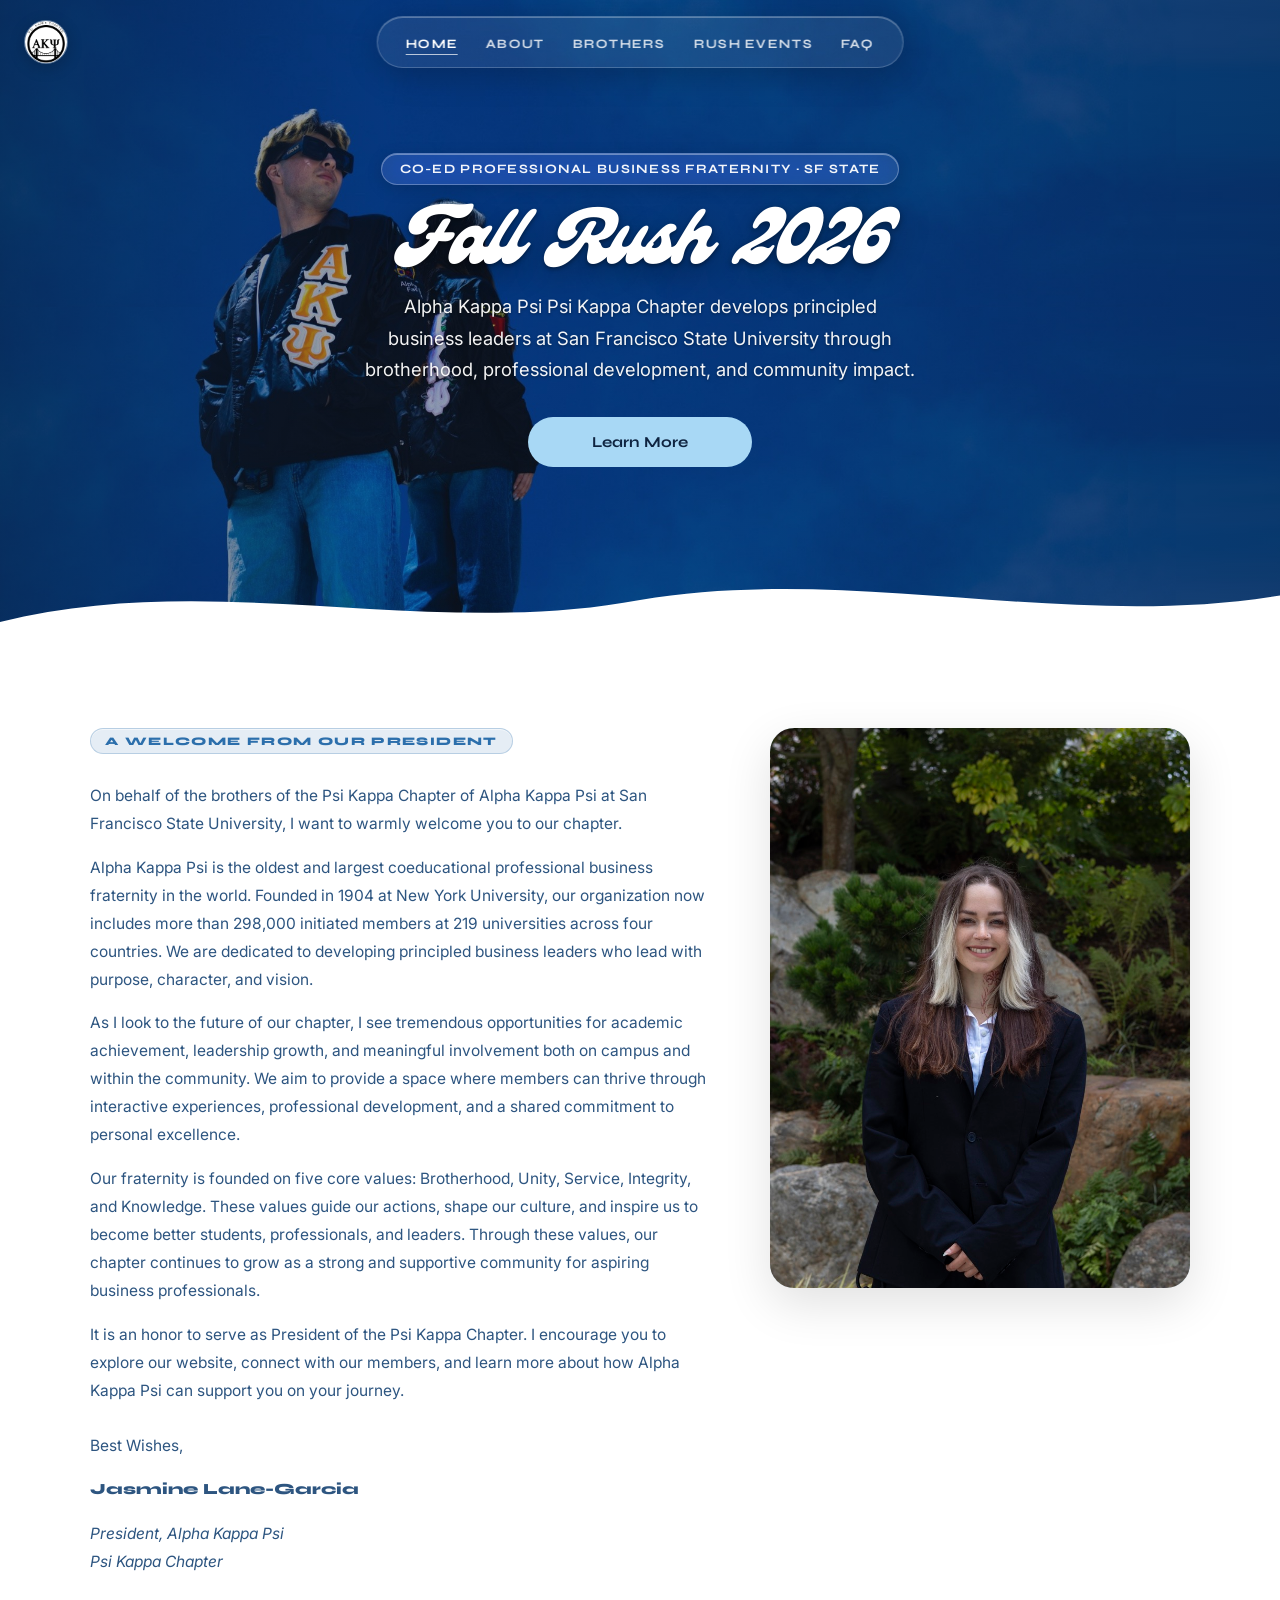
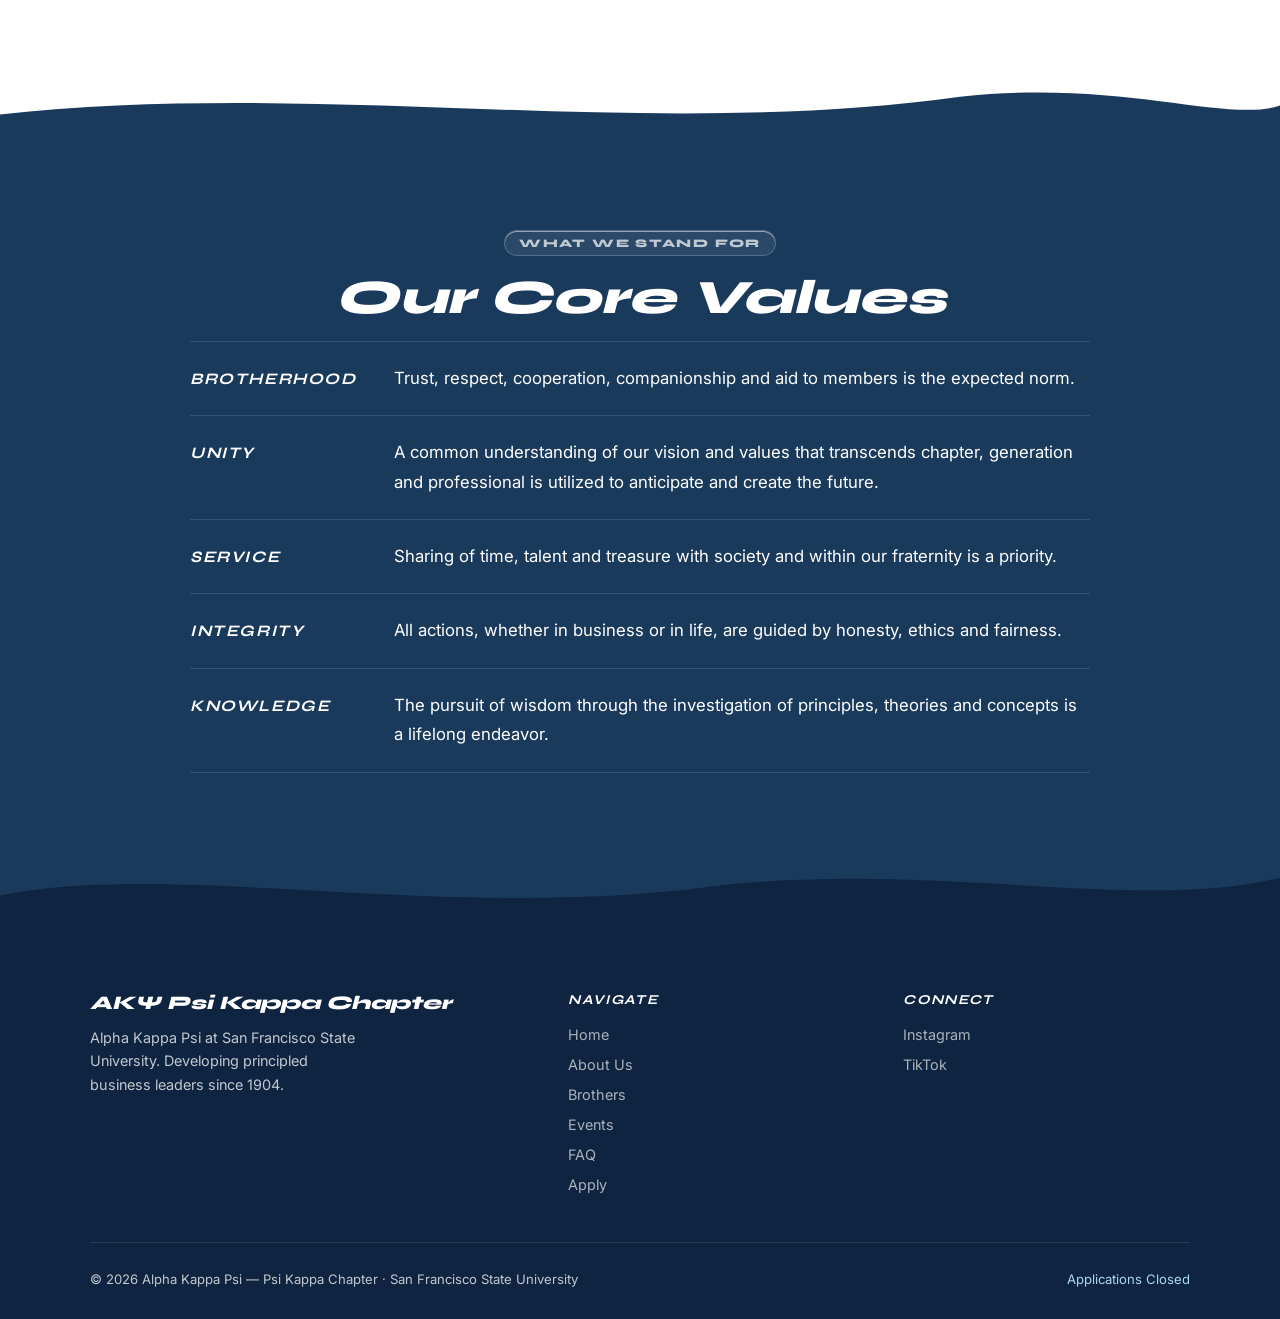
<file: index.html>
<!DOCTYPE html>
<html lang="en">
<head>
  <meta charset="UTF-8" />
  <meta name="viewport" content="width=device-width, initial-scale=1.0" />
  <title>Alpha Kappa Psi — Psi Kappa Chapter</title>
  <link rel="stylesheet" href="css/style.css" />
  <link rel="icon" href="images/logo.png" />
</head>
<body>

  <!-- ANNOUNCEMENT BANNER -->
  <!-- NAV -->
  <nav>
    <a href="index.html" class="nav-logo">
      <img src="images/logo.png" alt="AKPsi Psi Kappa Logo" onerror="this.style.display='none'" />
      <span>AKΨ Psi Kappa</span>
    </a>
    <div class="nav-pill">
      <ul class="nav-links">
        <li><a href="index.html">Home</a></li>
        <li><a href="pages/about.html">About</a></li>
        <li><a href="pages/brothers.html">Brothers</a></li>
        <li><a href="pages/events.html">Rush Events</a></li>
        <li><a href="pages/faq.html">FAQ</a></li>
      </ul>
    </div>
    <button class="hamburger" aria-label="Menu" style="pointer-events:all;">
      <span></span><span></span><span></span>
    </button>
  </nav>

  <!-- HERO -->
  <section class="hero">
    <div class="hero-bg" role="img" aria-label="Brothers of Alpha Kappa Psi, Psi Kappa Chapter"></div>
    <div class="hero-overlay"></div>
    <div class="hero-content">
      <div class="hero-tag">Co-ed Professional Business Fraternity · SF State</div>
      <h1>Fall Rush <em>2026</em></h1>
      <p>Alpha Kappa Psi Psi Kappa Chapter develops principled business leaders at San Francisco State University through brotherhood, professional development, and community impact.</p>
      <div class="hero-btns">
        <a href="pages/about.html" class="btn-primary btn-wide">Learn More</a>
      </div>
    </div>
    <!-- hero wave fills navy — connects flush into ticker band below -->
    <div class="hero-wave">
      <svg viewBox="0 0 1440 110" xmlns="http://www.w3.org/2000/svg" preserveAspectRatio="none">
        <path d="M0,80 C240,20 480,100 720,55 C960,15 1200,90 1440,50 L1440,110 L0,110 Z" fill="#ffffff"/>
      </svg>
    </div>
  </section>


  <!-- PRESIDENT'S WELCOME -->
  <section class="president-section">
    <div class="president-inner">
      <div class="president-text">
        <div class="section-tag">A Welcome From Our President</div>
        <p>On behalf of the brothers of the Psi Kappa Chapter of Alpha Kappa Psi at San Francisco State University, I want to warmly welcome you to our chapter.</p>
        <p>Alpha Kappa Psi is the oldest and largest coeducational professional business fraternity in the world. Founded in 1904 at New York University, our organization now includes more than 298,000 initiated members at 219 universities across four countries. We are dedicated to developing principled business leaders who lead with purpose, character, and vision.</p>
        <p>As I look to the future of our chapter, I see tremendous opportunities for academic achievement, leadership growth, and meaningful involvement both on campus and within the community. We aim to provide a space where members can thrive through interactive experiences, professional development, and a shared commitment to personal excellence.</p>
        <p>Our fraternity is founded on five core values: Brotherhood, Unity, Service, Integrity, and Knowledge. These values guide our actions, shape our culture, and inspire us to become better students, professionals, and leaders. Through these values, our chapter continues to grow as a strong and supportive community for aspiring business professionals.</p>
        <p>It is an honor to serve as President of the Psi Kappa Chapter. I encourage you to explore our website, connect with our members, and learn more about how Alpha Kappa Psi can support you on your journey.</p>
        <p class="president-sign">Best Wishes,</p>
        <p class="president-name">Jasmine Lane-Garcia</p>
        <p class="president-title">President, Alpha Kappa Psi<br>Psi Kappa Chapter</p>
      </div>
      <div class="president-photo">
        <img src="images/president.jpg" alt="Jasmine Lane-Garcia, President" onerror="this.parentElement.innerHTML='<div class=\'president-placeholder\'>👤</div>'" />
      </div>
    </div>
  </section>

  <!-- wave: president → values -->
  <div class="wave-wrap" style="background:var(--navy); margin-top:-2px;">
    <svg viewBox="0 0 1440 90" xmlns="http://www.w3.org/2000/svg" preserveAspectRatio="none">
      <path d="M0,50 C360,10 720,80 1080,30 C1260,10 1380,60 1440,40 L1440,0 L0,0 Z" fill="#ffffff"/>
    </svg>
  </div>

  <!-- CORE VALUES -->
  <section class="values-section">
    <div class="values-inner">
      <div class="section-tag" style="color:rgba(255,255,255,0.7); border-color:rgba(255,255,255,0.2); background:rgba(255,255,255,0.08);">What We Stand For</div>
      <h2 class="section-title" style="color:var(--white);">Our Core Values</h2>

      <div class="values-list">
        <div class="value-item">
          <h3>Brotherhood</h3>
          <p>Trust, respect, cooperation, companionship and aid to members is the expected norm.</p>
        </div>
        <div class="value-item">
          <h3>Unity</h3>
          <p>A common understanding of our vision and values that transcends chapter, generation and professional is utilized to anticipate and create the future.</p>
        </div>
        <div class="value-item">
          <h3>Service</h3>
          <p>Sharing of time, talent and treasure with society and within our fraternity is a priority.</p>
        </div>
        <div class="value-item">
          <h3>Integrity</h3>
          <p>All actions, whether in business or in life, are guided by honesty, ethics and fairness.</p>
        </div>
        <div class="value-item">
          <h3>Knowledge</h3>
          <p>The pursuit of wisdom through the investigation of principles, theories and concepts is a lifelong endeavor.</p>
        </div>
      </div>
    </div>
  </section>

  <!-- wave: values → footer -->
  <div class="wave-wrap" style="background:var(--text-dark); margin-top:-2px;">
    <svg viewBox="0 0 1440 90" xmlns="http://www.w3.org/2000/svg" preserveAspectRatio="none">
      <path d="M0,50 C200,10 500,80 800,40 C1050,10 1280,70 1440,30 L1440,0 L0,0 Z" fill="var(--navy)"/>
    </svg>
  </div>

  <!-- FOOTER -->
  <footer>
    <div class="footer-inner">
      <div class="footer-top">
        <div class="footer-brand">
          <div class="brand-name">AKΨ Psi Kappa Chapter</div>
          <p>Alpha Kappa Psi at San Francisco State University. Developing principled business leaders since 1904.</p>
        </div>
        <div class="footer-col">
          <h4>Navigate</h4>
          <ul>
            <li><a href="index.html">Home</a></li>
            <li><a href="pages/about.html">About Us</a></li>
            <li><a href="pages/brothers.html">Brothers</a></li>
            <li><a href="pages/events.html">Events</a></li>
            <li><a href="pages/faq.html">FAQ</a></li>
            <li><a href="pages/apply.html">Apply</a></li>
          </ul>
        </div>
        <div class="footer-col">
          <h4>Connect</h4>
          <ul>
            <li><a href="https://www.instagram.com/sfsu.akpsi?utm_source=ig_web_button_share_sheet&igsi=ZDNlZDc0MzIxNw==" target="_blank" rel="noopener">Instagram</a></li>
            <li><a href="https://www.tiktok.com/@sfsuakpsi?is_from_webapp=1&sender_device=pc" target="_blank" rel="noopener">TikTok</a></li>
          </ul>
        </div>
      </div>
      <div class="footer-bottom">
        <span>© 2026 Alpha Kappa Psi — Psi Kappa Chapter · San Francisco State University</span>
        <a href="pages/apply.html">Applications Closed</a>
      </div>
    </div>
  </footer>

  <script src="js/main.js"></script>
</body>
</html>
</file>
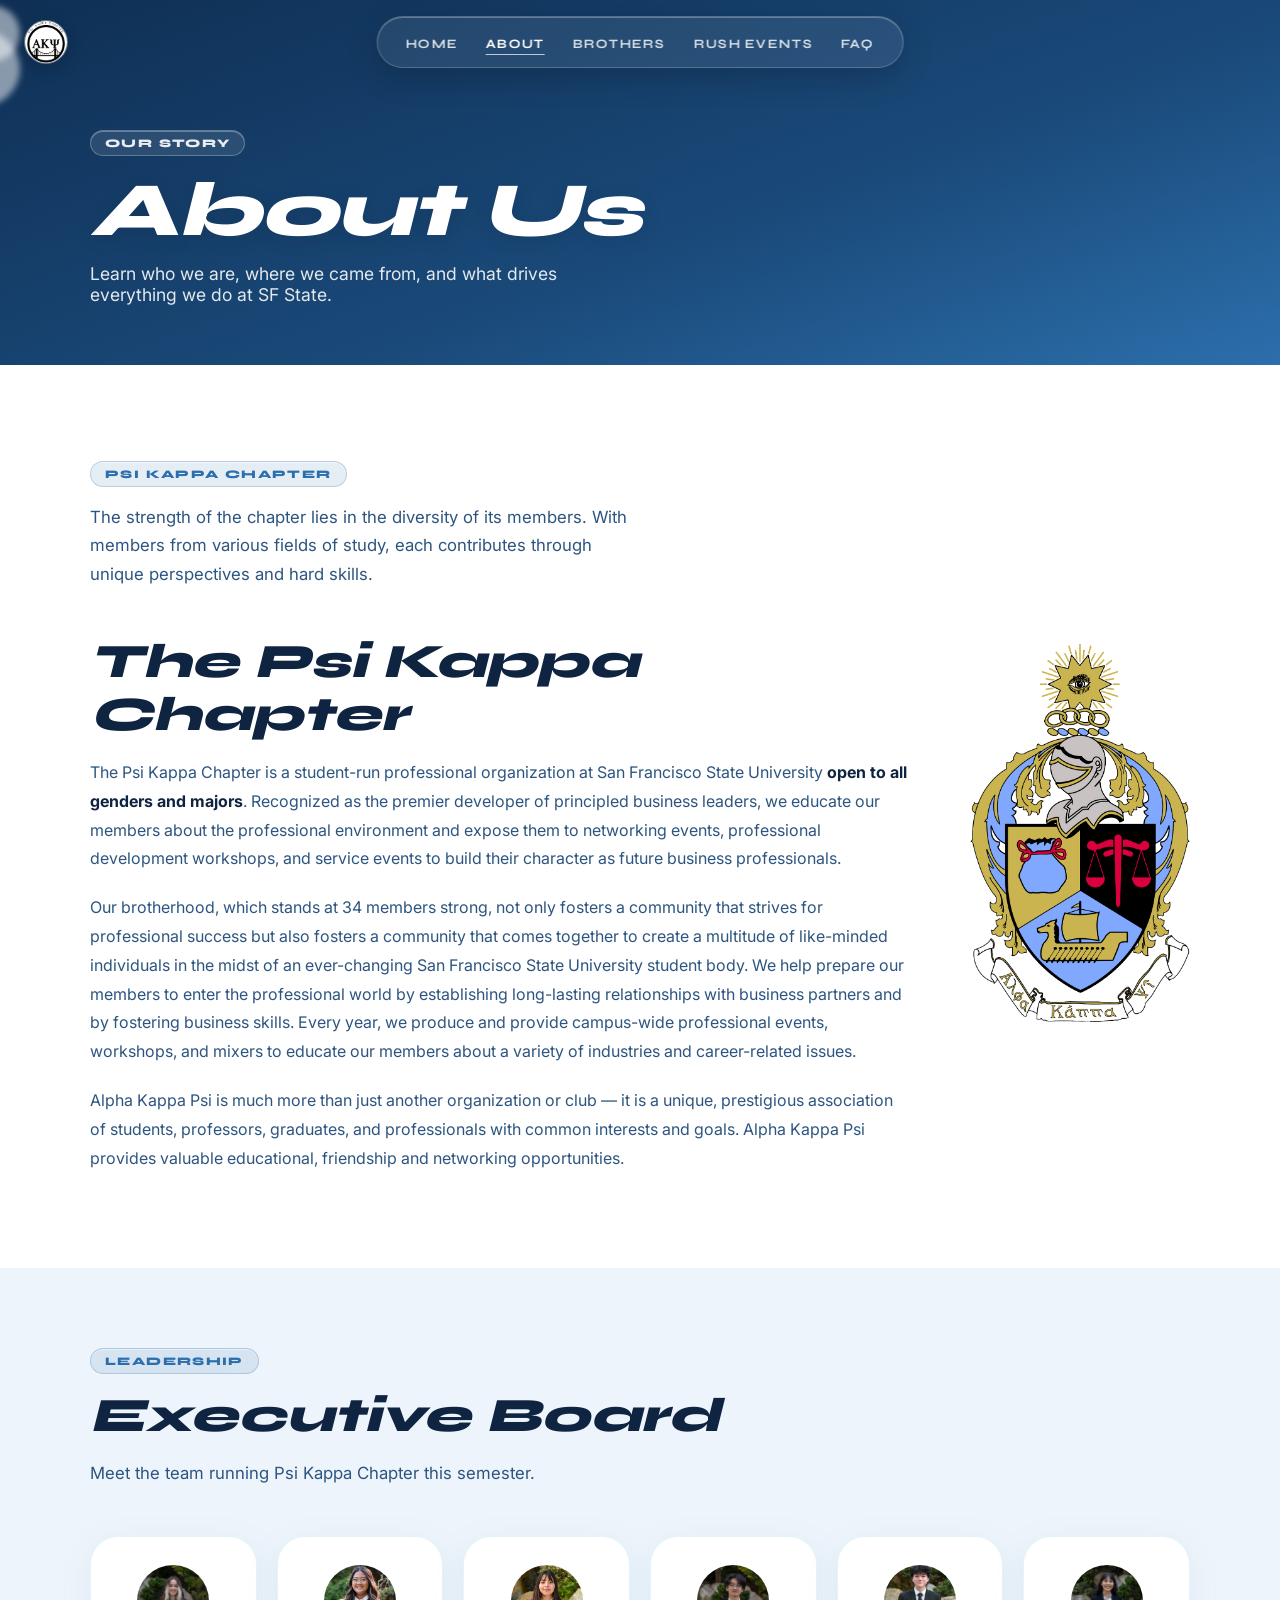
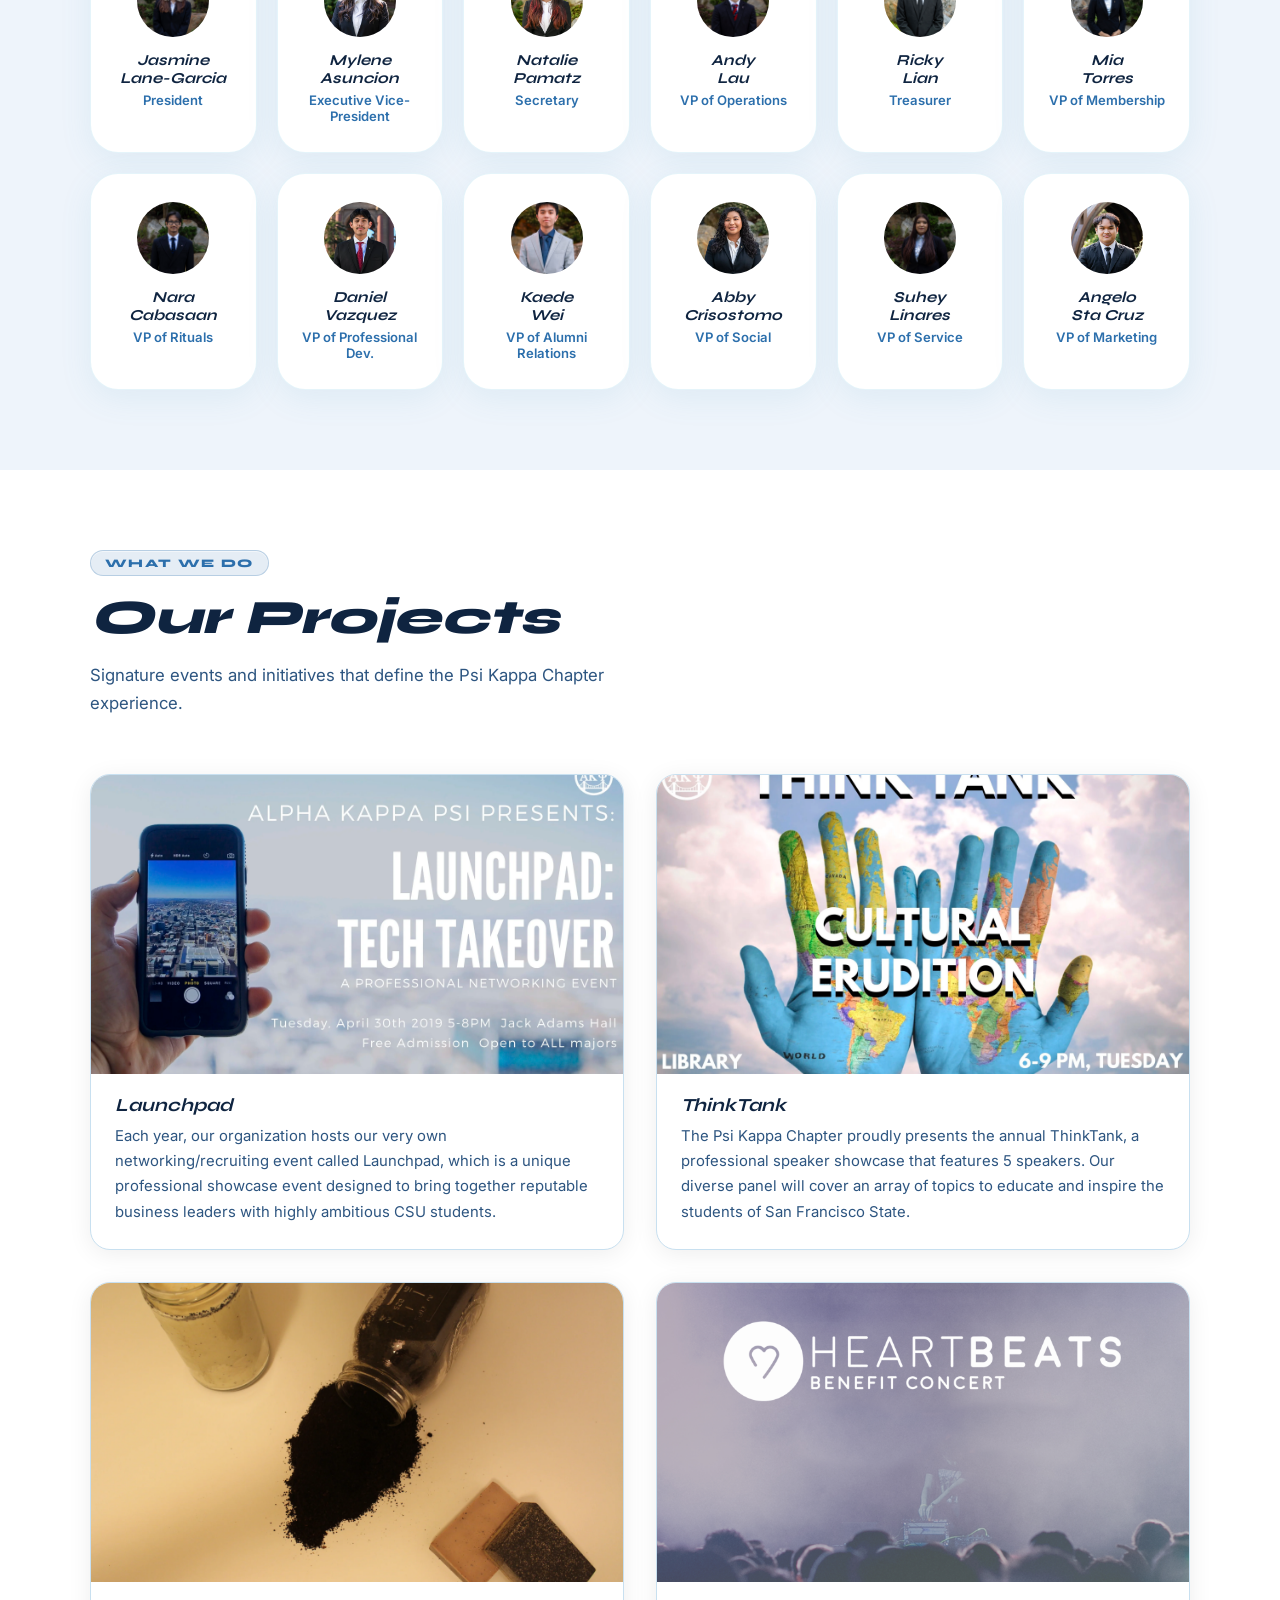
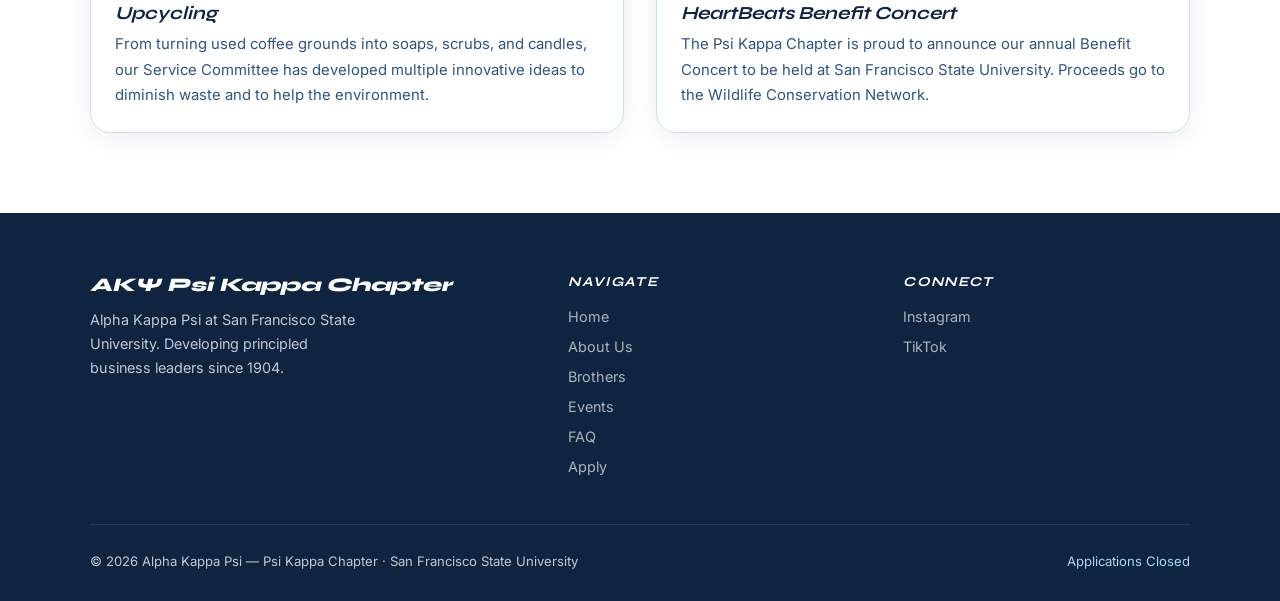
<file: pages/about.html>
<!DOCTYPE html>
<html lang="en">
<head>
  <meta charset="UTF-8" />
  <meta name="viewport" content="width=device-width, initial-scale=1.0" />
  <title>About Us — AKΨ Psi Kappa</title>
  <link rel="stylesheet" href="../css/style.css" />
  <link rel="icon" href="../images/logo.png" />
</head>
<body>

  <nav>
    <a href="../index.html" class="nav-logo">
      <img src="../images/logo.png" alt="AKPsi Psi Kappa Logo" onerror="this.style.display='none'" />
      <span>AKΨ Psi Kappa</span>
    </a>
    <div class="nav-pill"><ul class="nav-links">
      <li><a href="../index.html">Home</a></li>
      <li><a href="about.html">About</a></li>
      <li><a href="brothers.html">Brothers</a></li>
      <li><a href="events.html">Rush Events</a></li>
      <li><a href="faq.html">FAQ</a></li>
    </ul>
    </div>
    <button class="hamburger" aria-label="Menu" style="pointer-events:all;">
      <span></span><span></span><span></span>
    </button>
  </nav>

  <div class="page-hero">
    <div class="page-hero-bg"></div>
    <div class="cloud-layer">
      <div class="cloud c1" style="opacity:0.5"></div>
      <div class="cloud c2" style="opacity:0.5"></div>
    </div>
    <div class="page-hero-content">
      <div class="section-tag">Our Story</div>
      <h1>About Us</h1>
      <p>Learn who we are, where we came from, and what drives everything we do at SF State.</p>
    </div>
  </div>

  <!-- ABOUT / PSI KAPPA CHAPTER -->
  <section class="about-section">
    <div class="about-inner">
      <div class="section-tag">Psi Kappa Chapter</div>
      <p class="section-sub" style="margin-bottom: 48px;">The strength of the chapter lies in the diversity of its members. With members from various fields of study, each contributes through unique perspectives and hard skills.</p>

      <div class="about-content-grid">
        <div>
          <h2 class="section-title">The Psi Kappa Chapter</h2>

          <div class="about-body">
            <p>The Psi Kappa Chapter is a student-run professional organization at San Francisco State University <strong>open to all genders and majors</strong>. Recognized as the premier developer of principled business leaders, we educate our members about the professional environment and expose them to networking events, professional development workshops, and service events to build their character as future business professionals.</p>
            <p>Our brotherhood, which stands at 34 members strong, not only fosters a community that strives for professional success but also fosters a community that comes together to create a multitude of like-minded individuals in the midst of an ever-changing San Francisco State University student body. We help prepare our members to enter the professional world by establishing long-lasting relationships with business partners and by fostering business skills. Every year, we produce and provide campus-wide professional events, workshops, and mixers to educate our members about a variety of industries and career-related issues.</p>
            <p>Alpha Kappa Psi is much more than just another organization or club — it is a unique, prestigious association of students, professors, graduates, and professionals with common interests and goals. Alpha Kappa Psi provides valuable educational, friendship and networking opportunities.</p>
          </div>
        </div>

        <div class="about-crest">
          <img src="../images/about/crest.webp" alt="Alpha Kappa Psi Psi Kappa Chapter Crest" />
        </div>
      </div>
    </div>
  </section>

  <!-- EXEC BOARD -->
  <section style="background: var(--cloud); padding: 80px 40px;">
    <div style="max-width: 1100px; margin: 0 auto;">
      <div class="section-tag">Leadership</div>
      <h2 class="section-title">Executive Board</h2>
      <p class="section-sub" style="margin-bottom: 48px;">Meet the team running Psi Kappa Chapter this semester.</p>
      <div class="eboard-grid">

        <div class="cloud-card" style="text-align:center; padding: 28px 20px;">
          <div style="width:72px;height:72px;border-radius:50%;margin:0 auto 14px;overflow:hidden;"><img src="../images/brothers/Jasmine Lane-Garcia | Fall 2026/IMG_5242.jpg" alt="Jasmine Lane-Garcia" style="width:100%;height:100%;object-fit:cover;display:block;" /></div>
          <h3 style="font-family:'Syne',sans-serif;font-weight:700;font-size:0.95rem;">Jasmine<br>Lane-Garcia</h3>
          <p style="font-size:0.82rem;color:var(--sky-dark);font-weight:600;margin-top:5px;">President</p>
        </div>

        <div class="cloud-card" style="text-align:center; padding: 28px 20px;">
          <div style="width:72px;height:72px;border-radius:50%;margin:0 auto 14px;overflow:hidden;"><img src="../images/brothers/Mylene Asuncion | Fall 2026/Z62_1303.webp" alt="Mylene Asuncion" style="width:100%;height:100%;object-fit:cover;display:block;" /></div>
          <h3 style="font-family:'Syne',sans-serif;font-weight:700;font-size:0.95rem;">Mylene<br>Asuncion</h3>
          <p style="font-size:0.82rem;color:var(--sky-dark);font-weight:600;margin-top:5px;">Executive Vice-President</p>
        </div>

        <div class="cloud-card" style="text-align:center; padding: 28px 20px;">
          <div style="width:72px;height:72px;border-radius:50%;margin:0 auto 14px;overflow:hidden;"><img src="../images/brothers/Natalie Pamatz | Fall 2026/DSC_4061.webp" alt="Natalie Pamatz" style="width:100%;height:100%;object-fit:cover;display:block;" /></div>
          <h3 style="font-family:'Syne',sans-serif;font-weight:700;font-size:0.95rem;">Natalie<br>Pamatz</h3>
          <p style="font-size:0.82rem;color:var(--sky-dark);font-weight:600;margin-top:5px;">Secretary</p>
        </div>

        <div class="cloud-card" style="text-align:center; padding: 28px 20px;">
          <div style="width:72px;height:72px;border-radius:50%;margin:0 auto 14px;overflow:hidden;"><img src="../images/brothers/Andy Lau | Fall 2026/IMG_5359.jpg" alt="Andy Lau" style="width:100%;height:100%;object-fit:cover;display:block;" /></div>
          <h3 style="font-family:'Syne',sans-serif;font-weight:700;font-size:0.95rem;">Andy<br>Lau</h3>
          <p style="font-size:0.82rem;color:var(--sky-dark);font-weight:600;margin-top:5px;">VP of Operations</p>
        </div>

        <div class="cloud-card" style="text-align:center; padding: 28px 20px;">
          <div style="width:72px;height:72px;border-radius:50%;margin:0 auto 14px;overflow:hidden;"><img src="../images/brothers/Ricky Lian | Fall 2026/IMG_9439.jpeg" alt="Ricky Lian" style="width:100%;height:100%;object-fit:cover;display:block;" /></div>
          <h3 style="font-family:'Syne',sans-serif;font-weight:700;font-size:0.95rem;">Ricky<br>Lian</h3>
          <p style="font-size:0.82rem;color:var(--sky-dark);font-weight:600;margin-top:5px;">Treasurer</p>
        </div>

        <div class="cloud-card" style="text-align:center; padding: 28px 20px;">
          <div style="width:72px;height:72px;border-radius:50%;margin:0 auto 14px;overflow:hidden;"><img src="../images/brothers/Mia Torres | Fall 2026/IMG_5311.jpg" alt="Mia Torres" style="width:100%;height:100%;object-fit:cover;display:block;" /></div>
          <h3 style="font-family:'Syne',sans-serif;font-weight:700;font-size:0.95rem;">Mia<br>Torres</h3>
          <p style="font-size:0.82rem;color:var(--sky-dark);font-weight:600;margin-top:5px;">VP of Membership</p>
        </div>

        <div class="cloud-card" style="text-align:center; padding: 28px 20px;">
          <div style="width:72px;height:72px;border-radius:50%;margin:0 auto 14px;overflow:hidden;"><img src="../images/brothers/Nara Cabasaan | Fall 2026/IMG_5283.jpg" alt="Nara Cabasaan" style="width:100%;height:100%;object-fit:cover;display:block;" /></div>
          <h3 style="font-family:'Syne',sans-serif;font-weight:700;font-size:0.95rem;">Nara<br>Cabasaan</h3>
          <p style="font-size:0.82rem;color:var(--sky-dark);font-weight:600;margin-top:5px;">VP of Rituals</p>
        </div>

        <div class="cloud-card" style="text-align:center; padding: 28px 20px;">
          <div style="width:72px;height:72px;border-radius:50%;margin:0 auto 14px;overflow:hidden;"><img src="../images/brothers/Daniel Vazquez | Fall 2026/DSC_4149.webp" alt="Daniel Vazquez" style="width:100%;height:100%;object-fit:cover;display:block;" /></div>
          <h3 style="font-family:'Syne',sans-serif;font-weight:700;font-size:0.95rem;">Daniel<br>Vazquez</h3>
          <p style="font-size:0.82rem;color:var(--sky-dark);font-weight:600;margin-top:5px;">VP of Professional Dev.</p>
        </div>

        <div class="cloud-card" style="text-align:center; padding: 28px 20px;">
          <div style="width:72px;height:72px;border-radius:50%;margin:0 auto 14px;overflow:hidden;"><img src="../images/brothers/Kaede Wei | Fall 2026/DSC_4521.jpeg" alt="Kaede Wei" style="width:100%;height:100%;object-fit:cover;display:block;" /></div>
          <h3 style="font-family:'Syne',sans-serif;font-weight:700;font-size:0.95rem;">Kaede<br>Wei</h3>
          <p style="font-size:0.82rem;color:var(--sky-dark);font-weight:600;margin-top:5px;">VP of Alumni Relations</p>
        </div>

        <div class="cloud-card" style="text-align:center; padding: 28px 20px;">
          <div style="width:72px;height:72px;border-radius:50%;margin:0 auto 14px;overflow:hidden;"><img src="../images/brothers/Abby Crisostomo | Fall 2026/DSC_4434.webp" alt="Abby Crisostomo" style="width:100%;height:100%;object-fit:cover;display:block;" /></div>
          <h3 style="font-family:'Syne',sans-serif;font-weight:700;font-size:0.95rem;">Abby<br>Crisostomo</h3>
          <p style="font-size:0.82rem;color:var(--sky-dark);font-weight:600;margin-top:5px;">VP of Social</p>
        </div>

        <div class="cloud-card" style="text-align:center; padding: 28px 20px;">
          <div style="width:72px;height:72px;border-radius:50%;margin:0 auto 14px;overflow:hidden;"><img src="../images/brothers/Suhey Linares | Fall 2026/IMG_5428.jpg" alt="Suhey Linares" style="width:100%;height:100%;object-fit:cover;display:block;" /></div>
          <h3 style="font-family:'Syne',sans-serif;font-weight:700;font-size:0.95rem;">Suhey<br>Linares</h3>
          <p style="font-size:0.82rem;color:var(--sky-dark);font-weight:600;margin-top:5px;">VP of Service</p>
        </div>

        <div class="cloud-card" style="text-align:center; padding: 28px 20px;">
          <div style="width:72px;height:72px;border-radius:50%;margin:0 auto 14px;overflow:hidden;"><img src="../images/brothers/Angelo Sta Cruz | Fall 2026/Angelo.webp" alt="Angelo Sta Cruz" style="width:100%;height:100%;object-fit:cover;display:block;" /></div>
          <h3 style="font-family:'Syne',sans-serif;font-weight:700;font-size:0.95rem;">Angelo<br>Sta Cruz</h3>
          <p style="font-size:0.82rem;color:var(--sky-dark);font-weight:600;margin-top:5px;">VP of Marketing</p>
        </div>

      </div>
    </div>
  </section>

  <!-- PROJECTS -->
  <section style="background: var(--white); padding: 80px 40px;">
    <div style="max-width: 1100px; margin: 0 auto;">
      <div class="section-tag">What We Do</div>
      <h2 class="section-title">Our Projects</h2>
      <p class="section-sub" style="margin-bottom: 56px;">Signature events and initiatives that define the Psi Kappa Chapter experience.</p>

      <div class="projects-grid">

        <div class="project-card">
          <div class="project-img project-img-launchpad">
            <img src="../images/about/projects/launchpad.webp" alt="Launchpad" />
          </div>
          <h3>Launchpad</h3>
          <p>Each year, our organization hosts our very own networking/recruiting event called Launchpad, which is a unique professional showcase event designed to bring together reputable business leaders with highly ambitious CSU students.</p>
        </div>

        <div class="project-card">
          <div class="project-img project-img-thinktank">
            <img src="../images/about/projects/ThinkTank.webp" alt="ThinkTank" />
          </div>
          <h3>ThinkTank</h3>
          <p>The Psi Kappa Chapter proudly presents the annual ThinkTank, a professional speaker showcase that features 5 speakers. Our diverse panel will cover an array of topics to educate and inspire the students of San Francisco State.</p>
        </div>

        <div class="project-card">
          <div class="project-img project-img-upcycling">
            <img src="../images/about/projects/upcycling.webp" alt="Upcycling" />
          </div>
          <h3>Upcycling</h3>
          <p>From turning used coffee grounds into soaps, scrubs, and candles, our Service Committee has developed multiple innovative ideas to diminish waste and to help the environment.</p>
        </div>

        <div class="project-card">
          <div class="project-img project-img-heartbeats">
            <img src="../images/about/projects/heartbeats.webp" alt="HeartBeats Benefit Concert" />
          </div>
          <h3>HeartBeats Benefit Concert</h3>
          <p>The Psi Kappa Chapter is proud to announce our annual Benefit Concert to be held at San Francisco State University. Proceeds go to the Wildlife Conservation Network.</p>
        </div>

      </div>
    </div>
  </section>

  <footer>
    <div class="footer-inner">
      <div class="footer-top">
        <div class="footer-brand">
          <div class="brand-name">AKΨ Psi Kappa Chapter</div>
          <p>Alpha Kappa Psi at San Francisco State University. Developing principled business leaders since 1904.</p>
        </div>
        <div class="footer-col">
          <h4>Navigate</h4>
          <ul>
            <li><a href="../index.html">Home</a></li>
            <li><a href="about.html">About Us</a></li>
            <li><a href="brothers.html">Brothers</a></li>
            <li><a href="events.html">Events</a></li>
            <li><a href="faq.html">FAQ</a></li>
            <li><a href="apply.html">Apply</a></li>
          </ul>
        </div>
        <div class="footer-col">
          <h4>Connect</h4>
          <ul>
            <li><a href="https://www.instagram.com/sfsu.akpsi?utm_source=ig_web_button_share_sheet&igsi=ZDNlZDc0MzIxNw==" target="_blank" rel="noopener">Instagram</a></li>
            <li><a href="https://www.tiktok.com/@sfsuakpsi?is_from_webapp=1&sender_device=pc" target="_blank" rel="noopener">TikTok</a></li>
          </ul>
        </div>
      </div>
      <div class="footer-bottom">
        <span>© 2026 Alpha Kappa Psi — Psi Kappa Chapter · San Francisco State University</span>
        <a href="apply.html">Applications Closed</a>
      </div>
    </div>
  </footer>

  <script src="../js/main.js"></script>
</body>
</html>
</file>
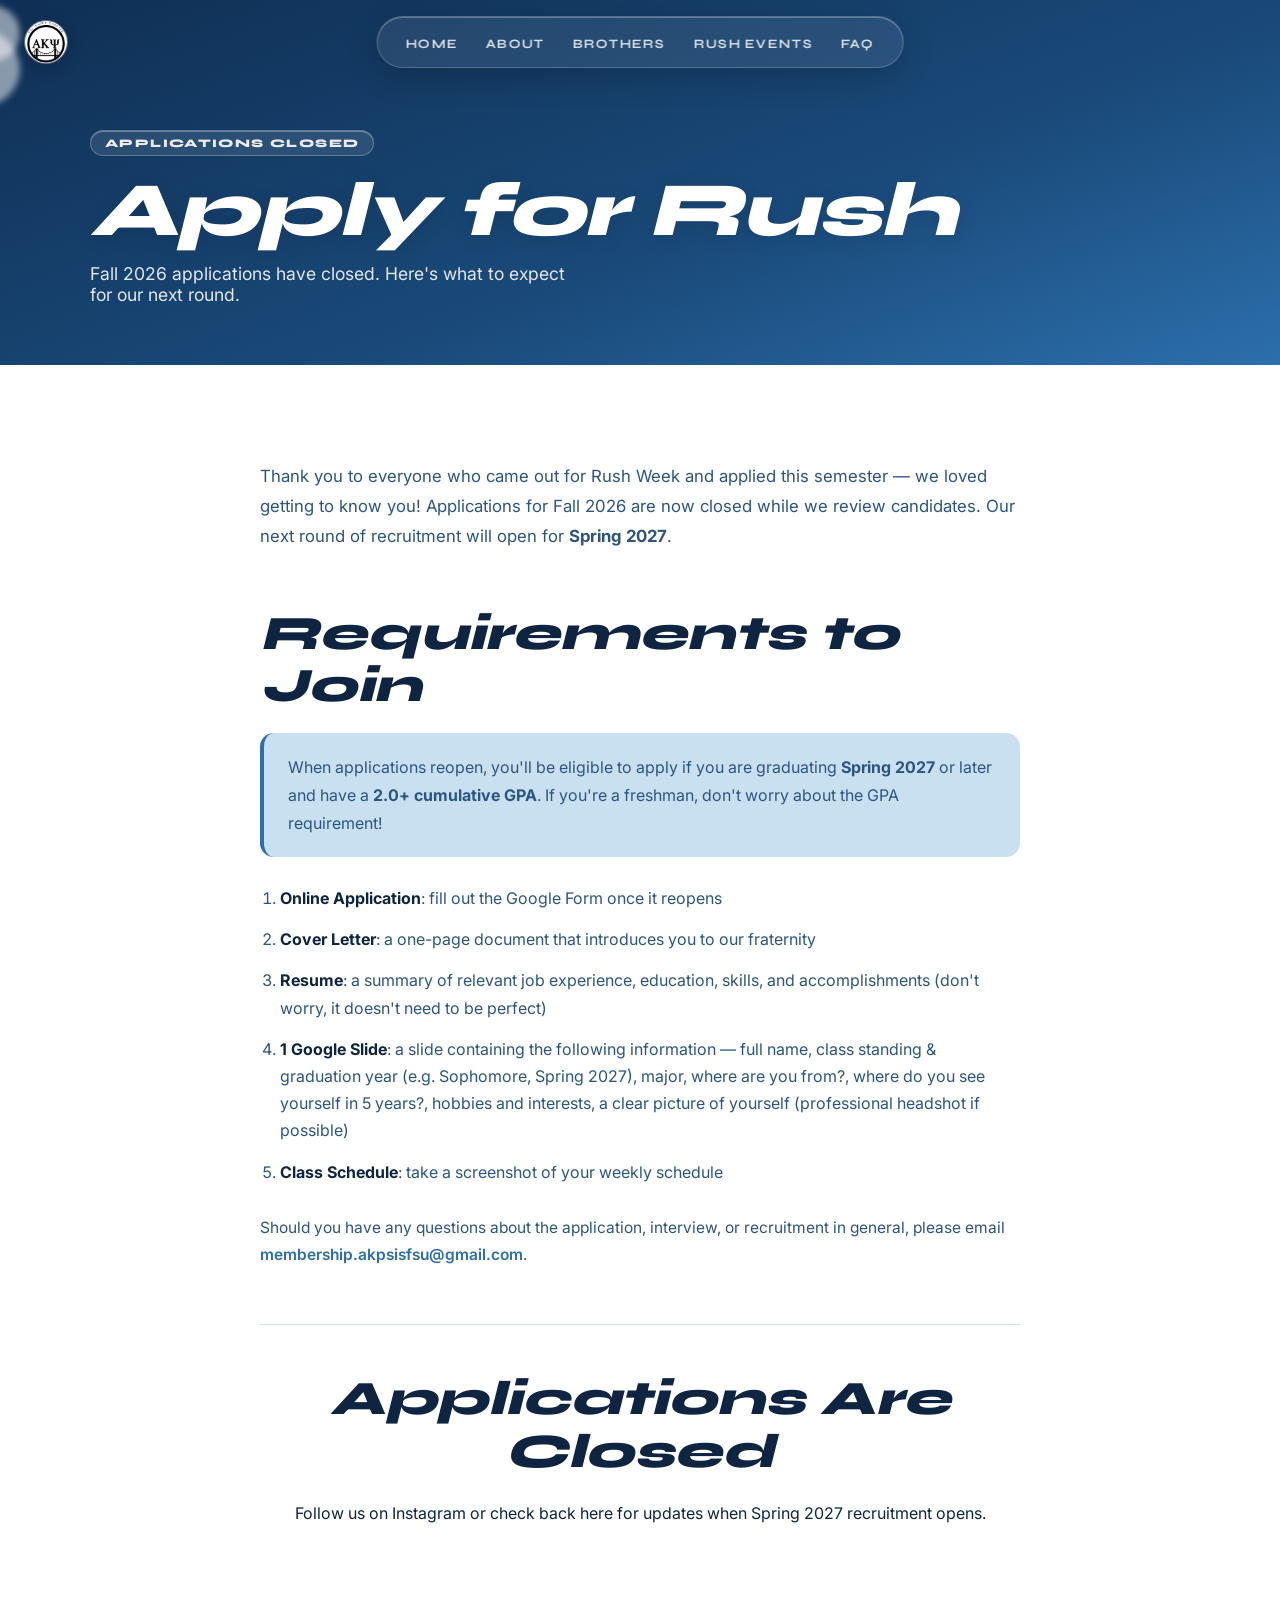
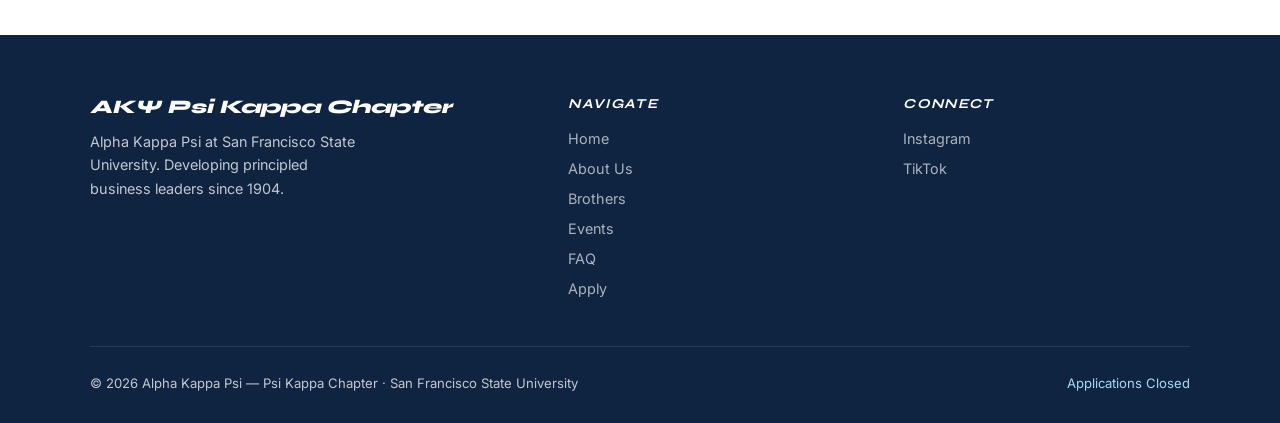
<file: pages/apply.html>
<!DOCTYPE html>
<html lang="en">
<head>
  <meta charset="UTF-8" />
  <meta name="viewport" content="width=device-width, initial-scale=1.0" />
  <title>Apply — AKΨ Psi Kappa</title>
  <link rel="stylesheet" href="../css/style.css" />
  <link rel="icon" href="../images/logo.png" />
</head>
<body>

  <nav>
    <a href="../index.html" class="nav-logo">
      <img src="../images/logo.png" alt="AKPsi Psi Kappa Logo" onerror="this.style.display='none'" />
      <span>AKΨ Psi Kappa</span>
    </a>
    <div class="nav-pill"><ul class="nav-links">
      <li><a href="../index.html">Home</a></li>
      <li><a href="about.html">About</a></li>
      <li><a href="brothers.html">Brothers</a></li>
      <li><a href="events.html">Rush Events</a></li>
      <li><a href="faq.html">FAQ</a></li>
    </ul>
    </div>
    <button class="hamburger" aria-label="Menu" style="pointer-events:all;">
      <span></span><span></span><span></span>
    </button>
  </nav>

  <div class="page-hero">
    <div class="page-hero-bg"></div>
    <div class="cloud-layer">
      <div class="cloud c1" style="opacity:0.5"></div>
      <div class="cloud c2" style="opacity:0.5"></div>
    </div>
    <div class="page-hero-content">
      <div class="section-tag">Applications Closed</div>
      <h1>Apply for Rush</h1>
      <p>Fall 2026 applications have closed. Here's what to expect for our next round.</p>
    </div>
  </div>

  <section class="apply-section">
    <div class="apply-inner">

      <p class="apply-intro">Thank you to everyone who came out for Rush Week and applied this semester — we loved getting to know you! Applications for Fall 2026 are now closed while we review candidates. Our next round of recruitment will open for <strong>Spring 2027</strong>.</p>

      <div class="apply-requirements">
        <h2 class="section-title">Requirements to Join</h2>

        <p class="req-eligibility">When applications reopen, you'll be eligible to apply if you are graduating <strong>Spring 2027</strong> or later and have a <strong>2.0+ cumulative GPA</strong>. If you're a freshman, don't worry about the GPA requirement!</p>

        <ol class="req-list">
          <li><strong>Online Application</strong>: fill out the Google Form once it reopens</li>
          <li><strong>Cover Letter</strong>: a one-page document that introduces you to our fraternity</li>
          <li><strong>Resume</strong>: a summary of relevant job experience, education, skills, and accomplishments (don't worry, it doesn't need to be perfect)</li>
          <li><strong>1 Google Slide</strong>: a slide containing the following information — full name, class standing &amp; graduation year (e.g. Sophomore, Spring 2027), major, where are you from?, where do you see yourself in 5 years?, hobbies and interests, a clear picture of yourself (professional headshot if possible)</li>
          <li><strong>Class Schedule</strong>: take a screenshot of your weekly schedule</li>
        </ol>

        <p class="req-note">Should you have any questions about the application, interview, or recruitment in general, please email <a href="mailto:membership.akpsisfsu@gmail.com">membership.akpsisfsu@gmail.com</a>.</p>
      </div>

      <div class="apply-cta">
        <h2 class="section-title">Applications Are Closed</h2>
        <p>Follow us on Instagram or check back here for updates when Spring 2027 recruitment opens.</p>
      </div>

    </div>
  </section>

  <footer>
    <div class="footer-inner">
      <div class="footer-top">
        <div class="footer-brand">
          <div class="brand-name">AKΨ Psi Kappa Chapter</div>
          <p>Alpha Kappa Psi at San Francisco State University. Developing principled business leaders since 1904.</p>
        </div>
        <div class="footer-col">
          <h4>Navigate</h4>
          <ul>
            <li><a href="../index.html">Home</a></li>
            <li><a href="about.html">About Us</a></li>
            <li><a href="brothers.html">Brothers</a></li>
            <li><a href="events.html">Events</a></li>
            <li><a href="faq.html">FAQ</a></li>
            <li><a href="apply.html">Apply</a></li>
          </ul>
        </div>
        <div class="footer-col">
          <h4>Connect</h4>
          <ul>
            <li><a href="https://www.instagram.com/sfsu.akpsi?utm_source=ig_web_button_share_sheet&igsi=ZDNlZDc0MzIxNw==" target="_blank" rel="noopener">Instagram</a></li>
            <li><a href="https://www.tiktok.com/@sfsuakpsi?is_from_webapp=1&sender_device=pc" target="_blank" rel="noopener">TikTok</a></li>
          </ul>
        </div>
      </div>
      <div class="footer-bottom">
        <span>© 2026 Alpha Kappa Psi — Psi Kappa Chapter · San Francisco State University</span>
        <a href="apply.html">Applications Closed</a>
      </div>
    </div>
  </footer>

  <script src="../js/main.js"></script>
</body>
</html>
</file>
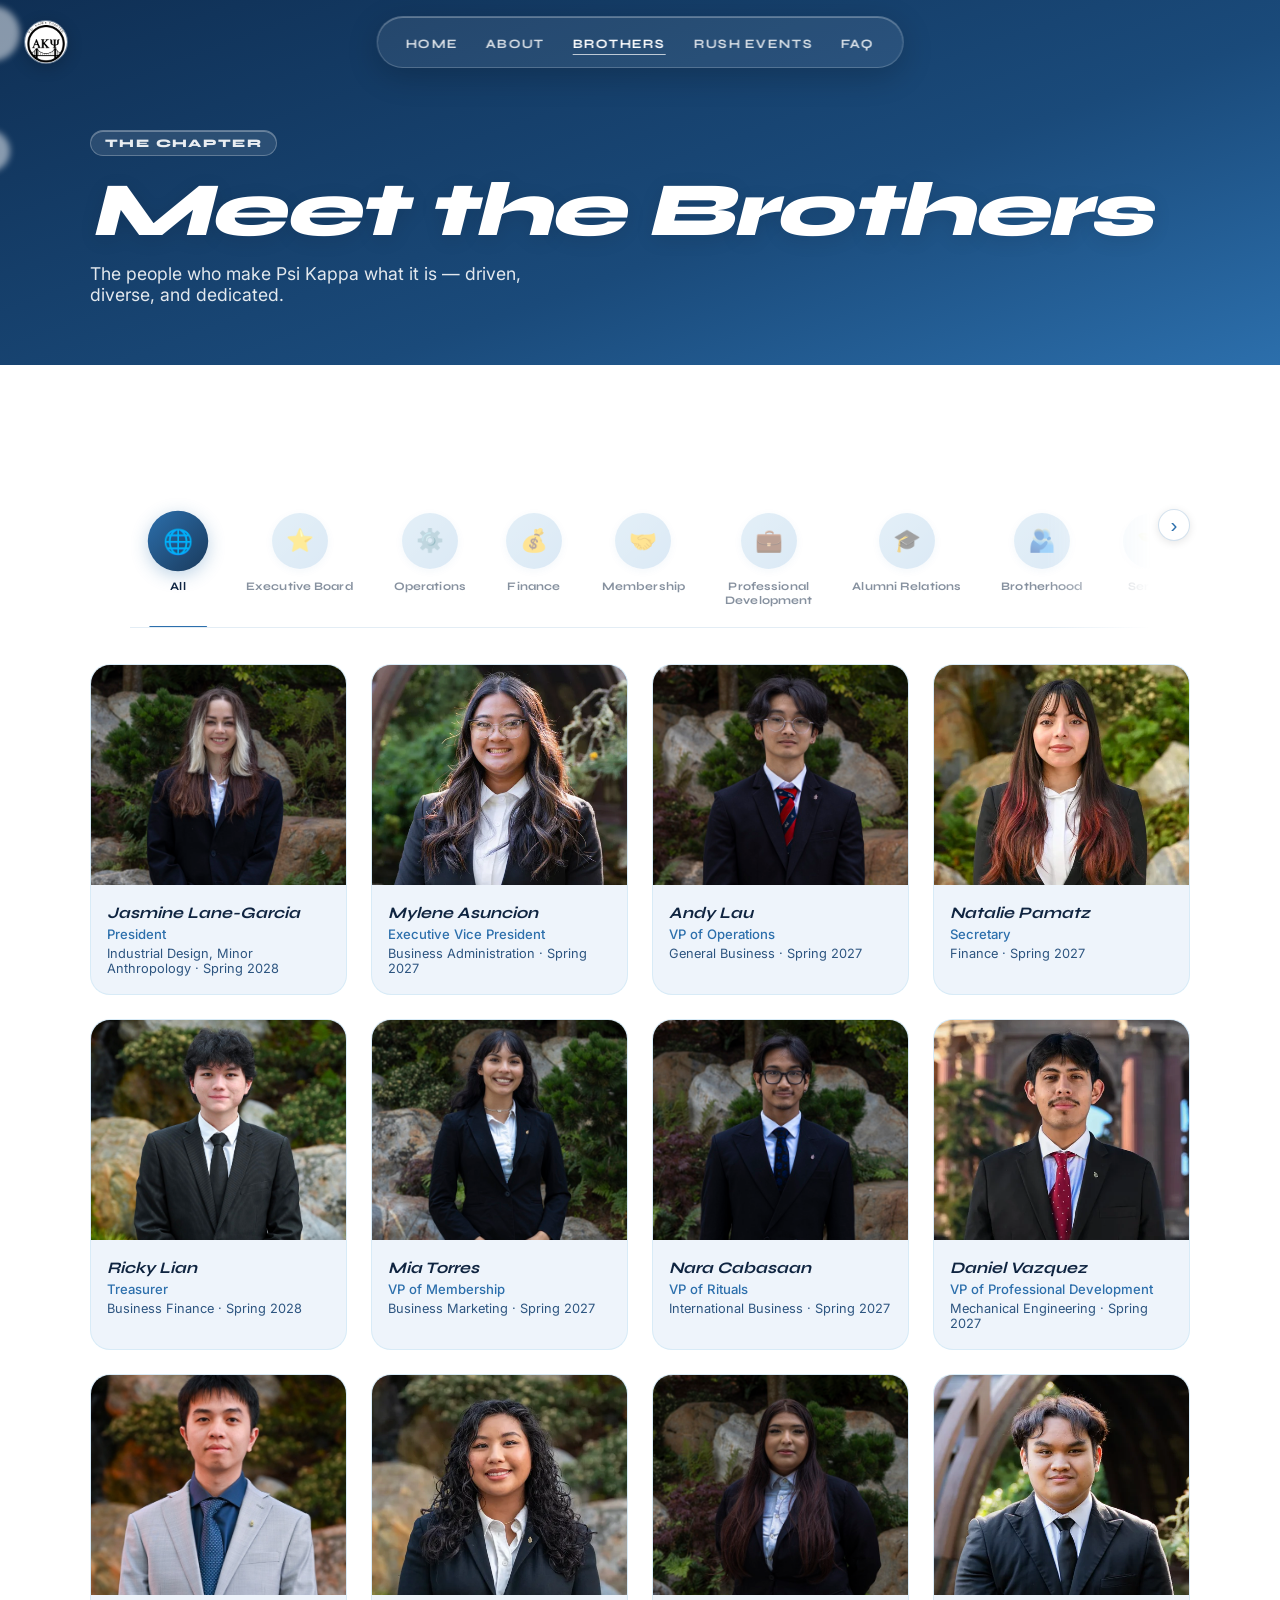
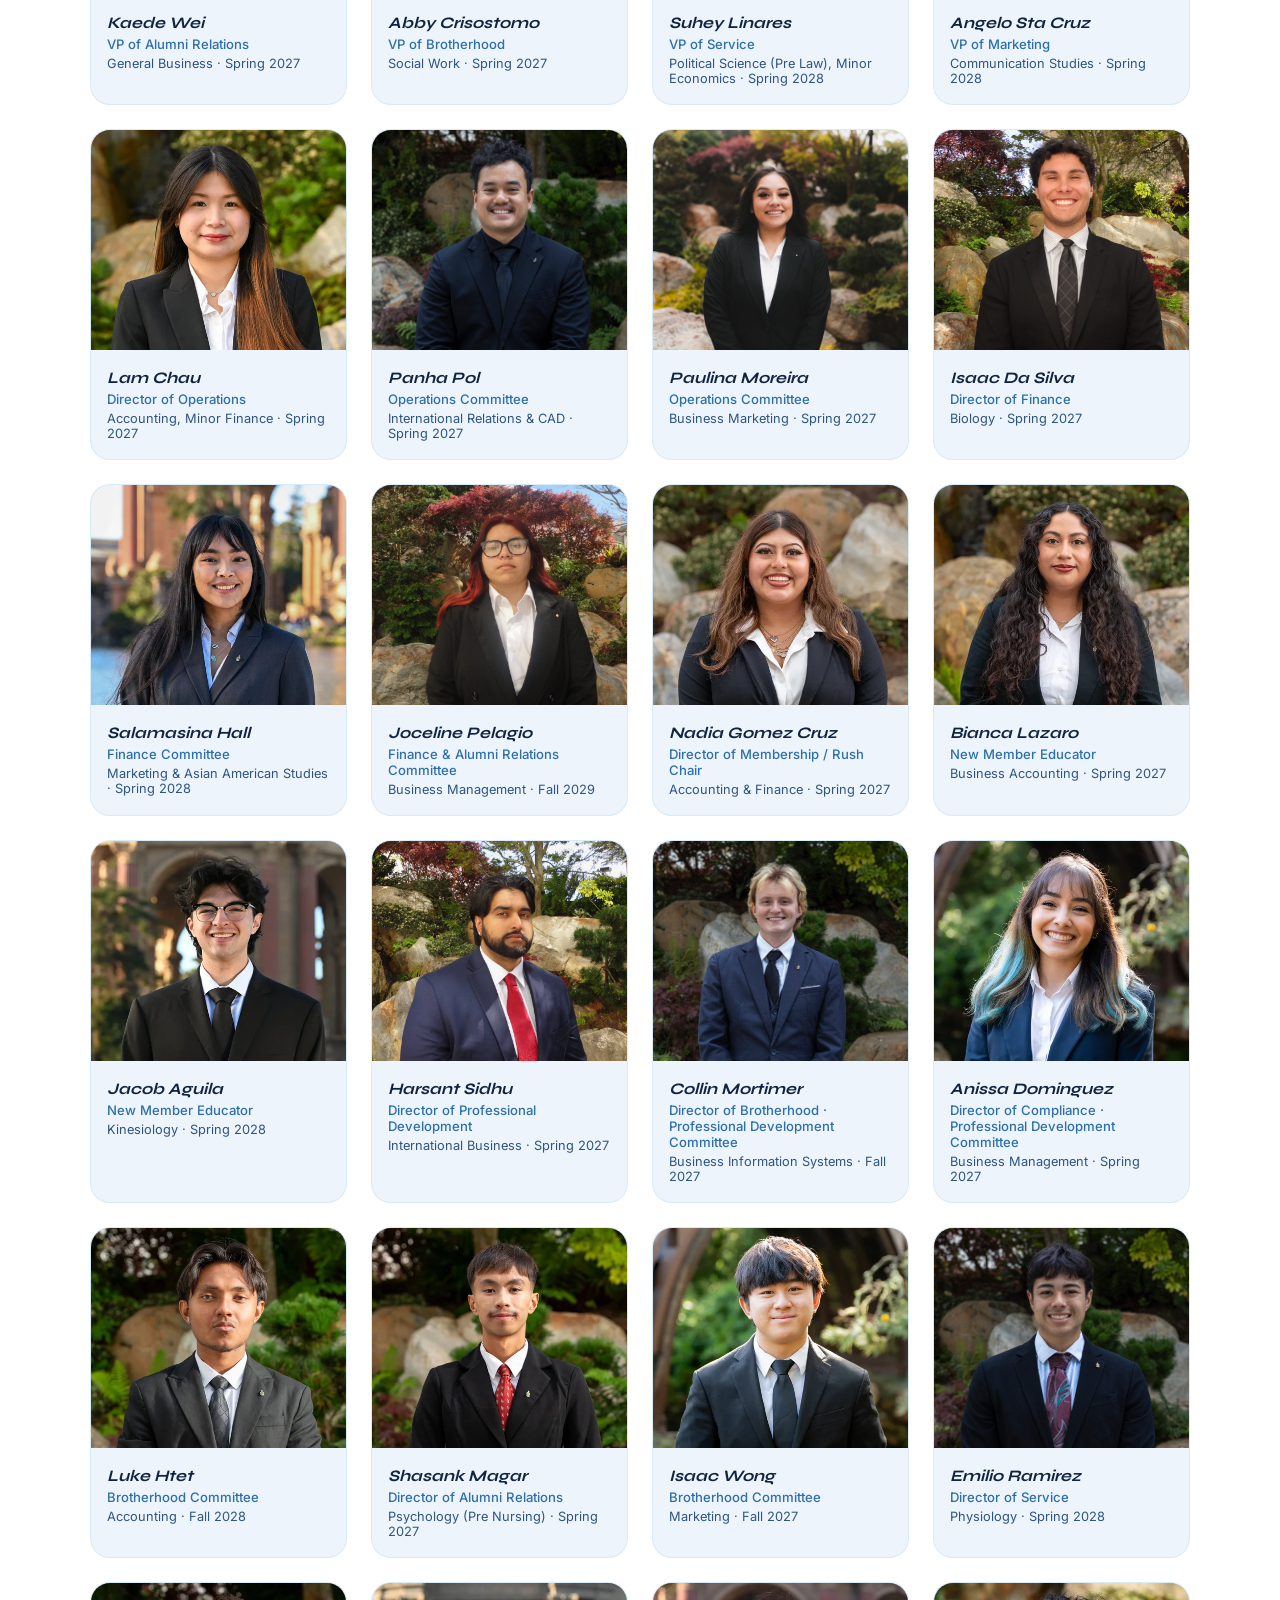
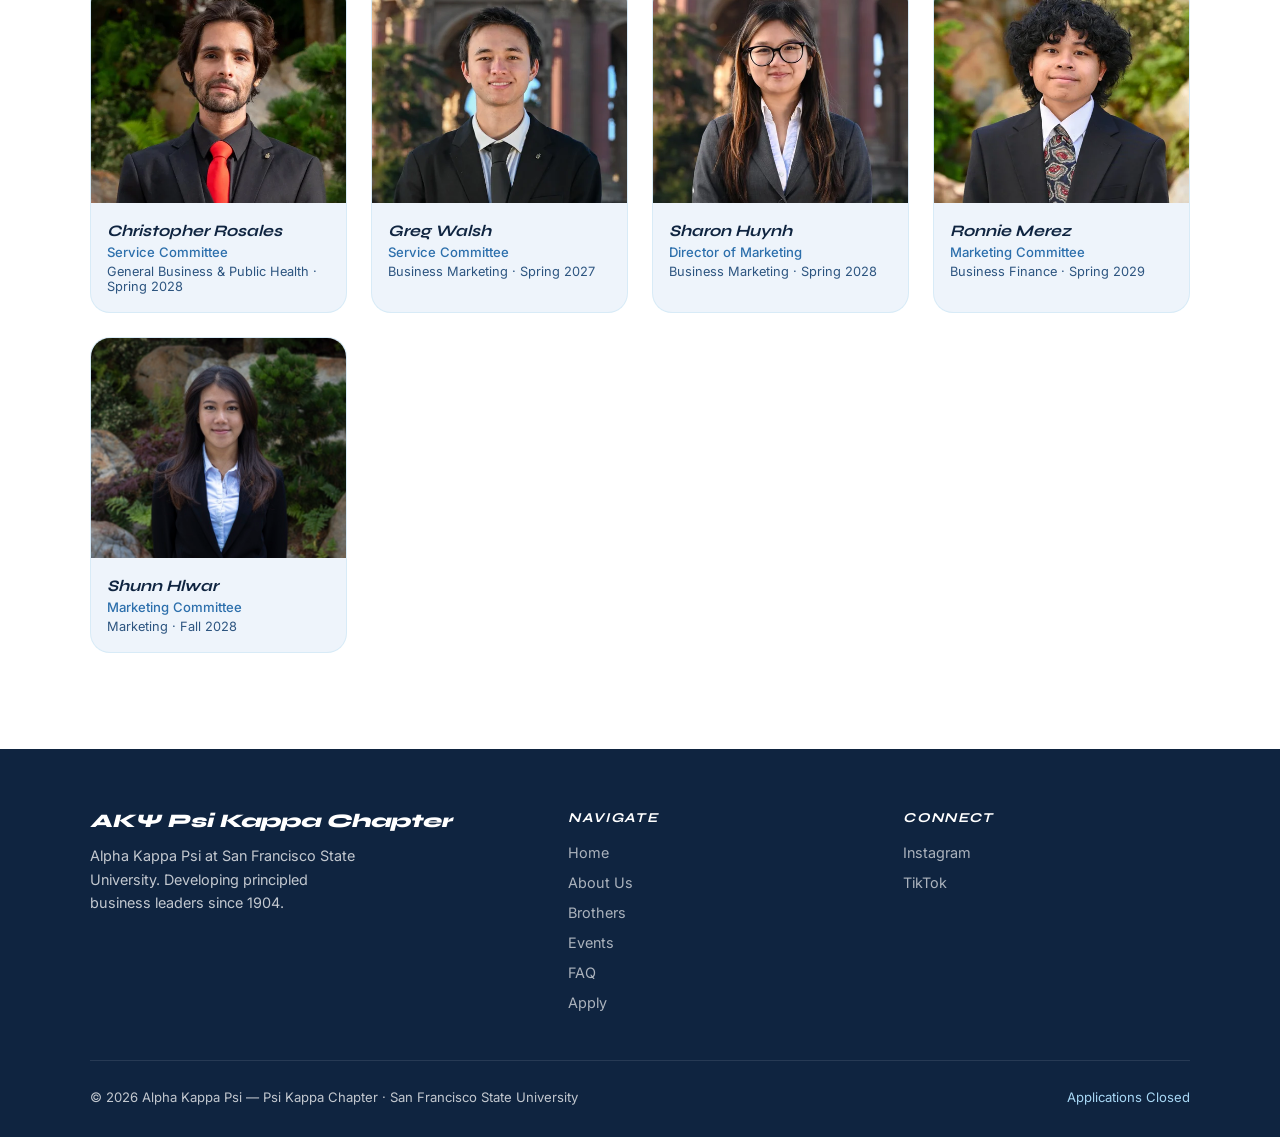
<file: pages/brothers.html>
<!DOCTYPE html>
<html lang="en">
<head>
  <meta charset="UTF-8" />
  <meta name="viewport" content="width=device-width, initial-scale=1.0" />
  <title>Meet the Brothers — AKΨ Psi Kappa</title>
  <link rel="stylesheet" href="../css/style.css" />
  <link rel="icon" href="../images/logo.png" />
</head>
<body>

  <nav>
    <a href="../index.html" class="nav-logo">
      <img src="../images/logo.png" alt="AKPsi Psi Kappa Logo" onerror="this.style.display='none'" />
      <span>AKΨ Psi Kappa</span>
    </a>
    <div class="nav-pill"><ul class="nav-links">
      <li><a href="../index.html">Home</a></li>
      <li><a href="about.html">About</a></li>
      <li><a href="brothers.html">Brothers</a></li>
      <li><a href="events.html">Rush Events</a></li>
      <li><a href="faq.html">FAQ</a></li>
    </ul>
    </div>
    <button class="hamburger" aria-label="Menu" style="pointer-events:all;">
      <span></span><span></span><span></span>
    </button>
  </nav>

  <div class="page-hero">
    <div class="page-hero-bg"></div>
    <div class="cloud-layer">
      <div class="cloud c1" style="opacity:0.5"></div>
      <div class="cloud c3" style="opacity:0.5"></div>
    </div>
    <div class="page-hero-content">
      <div class="section-tag">The Chapter</div>
      <h1>Meet the Brothers</h1>
      <p>The people who make Psi Kappa what it is — driven, diverse, and dedicated.</p>
    </div>
  </div>

  <section class="brothers-section">
    <div class="brothers-inner">

      <div class="filter-bar-wrap">
        <button class="filter-arrow filter-arrow-left" aria-label="Scroll left">‹</button>
        <div class="filter-bar" id="filter-bar">
        <button class="filter-btn active" data-filter="all">
          <div class="filter-icon">🌐</div>
          <span class="filter-label">All</span>
        </button>
        <button class="filter-btn" data-filter="exec">
          <div class="filter-icon">⭐</div>
          <span class="filter-label">Executive Board</span>
        </button>
        <button class="filter-btn" data-filter="operations">
          <div class="filter-icon">⚙️</div>
          <span class="filter-label">Operations</span>
        </button>
        <button class="filter-btn" data-filter="finance">
          <div class="filter-icon">💰</div>
          <span class="filter-label">Finance</span>
        </button>
        <button class="filter-btn" data-filter="membership">
          <div class="filter-icon">🤝</div>
          <span class="filter-label">Membership</span>
        </button>
        <button class="filter-btn" data-filter="profdev">
          <div class="filter-icon">💼</div>
          <span class="filter-label">Professional<br>Development</span>
        </button>
        <button class="filter-btn" data-filter="alumni">
          <div class="filter-icon">🎓</div>
          <span class="filter-label">Alumni Relations</span>
        </button>
        <button class="filter-btn" data-filter="brotherhood">
          <div class="filter-icon">🫂</div>
          <span class="filter-label">Brotherhood</span>
        </button>
        <button class="filter-btn" data-filter="service">
          <div class="filter-icon">🌱</div>
          <span class="filter-label">Service</span>
        </button>
        <button class="filter-btn" data-filter="marketing">
          <div class="filter-icon">📣</div>
          <span class="filter-label">Marketing</span>
        </button>
      </div>
        <button class="filter-arrow filter-arrow-right" aria-label="Scroll right">›</button>
      </div>

      <div class="brothers-grid">

        <!-- EXEC BOARD -->

        <div class="brother-card" data-class="exec" data-email="jasminearlanegarcia@gmail.com" data-linkedin="https://www.linkedin.com/in/jasminerlanegarcia/" data-spotify="https://open.spotify.com/track/7BRD7x5pt8Lqa1eGYC4dzj">
          <div class="brother-photo"><img src="../images/brothers/Jasmine Lane-Garcia | Fall 2026/IMG_5242.jpg" alt="Jasmine Lane-Garcia" /></div>
          <div class="brother-info">
            <h3>Jasmine Lane-Garcia</h3>
            <div class="role">President</div>
            <div class="major">Industrial Design, Minor Anthropology · Spring 2028</div>
          </div>
        </div>

        <div class="brother-card" data-class="exec" data-email="myleneaasuncion03@gmail.com" data-linkedin="https://www.linkedin.com/in/mylene-asuncion-ma/" data-spotify="https://open.spotify.com/track/4sVsOR2Gsi42ClWuzB1i9x">
          <div class="brother-photo"><img src="../images/brothers/Mylene Asuncion | Fall 2026/Z62_1303.webp" alt="Mylene Asuncion" style="object-position:center 35%" /></div>
          <div class="brother-info">
            <h3>Mylene Asuncion</h3>
            <div class="role">Executive Vice President</div>
            <div class="major">Business Administration · Spring 2027</div>
          </div>
        </div>

        <div class="brother-card" data-class="exec operations" data-email="lauandy1105@gmail.com" data-linkedin="https://www.linkedin.com/in/-andy-lau/" data-spotify="https://open.spotify.com/track/6XYJ6RL7GkuDtLxXnsAPkd">
          <div class="brother-photo"><img src="../images/brothers/Andy Lau | Fall 2026/IMG_5359.jpg" alt="Andy Lau" /></div>
          <div class="brother-info">
            <h3>Andy Lau</h3>
            <div class="role">VP of Operations</div>
            <div class="major">General Business · Spring 2027</div>
          </div>
        </div>

        <div class="brother-card" data-class="exec" data-email="nataliem110479@gmail.com" data-linkedin="https://www.linkedin.com/in/natalie-pamatz-m/" data-spotify="https://open.spotify.com/track/3uRLwBjI2TahxslcMTvpFs">
          <div class="brother-photo"><img src="../images/brothers/Natalie Pamatz | Fall 2026/DSC_4061.webp" alt="Natalie Pamatz" style="object-position:center 42%" /></div>
          <div class="brother-info">
            <h3>Natalie Pamatz</h3>
            <div class="role">Secretary</div>
            <div class="major">Finance · Spring 2027</div>
          </div>
        </div>

        <div class="brother-card" data-class="exec finance" data-email="saisai.onnlian@gmail.com" data-linkedin="https://www.linkedin.com/in/saisaionnlian/" data-modal-position="center top">
          <div class="brother-photo"><img src="../images/brothers/Ricky Lian | Fall 2026/IMG_9439.jpeg" alt="Ricky Lian" style="object-position:center 30%" /></div>
          <div class="brother-info">
            <h3>Ricky Lian</h3>
            <div class="role">Treasurer</div>
            <div class="major">Business Finance · Spring 2028</div>
          </div>
        </div>

        <div class="brother-card" data-class="exec membership" data-email="miat082005@gmail.com" data-linkedin="https://www.linkedin.com/in/miajaetorres/">
          <div class="brother-photo"><img src="../images/brothers/Mia Torres | Fall 2026/IMG_5311.jpg" alt="Mia Torres" /></div>
          <div class="brother-info">
            <h3>Mia Torres</h3>
            <div class="role">VP of Membership</div>
            <div class="major">Business Marketing · Spring 2027</div>
          </div>
        </div>

        <div class="brother-card" data-class="exec membership" data-email="ncabasaan@gmail.com" data-linkedin="https://www.linkedin.com/in/naracabasaan/" data-spotify="https://open.spotify.com/track/1YrnDTqvcnUKxAIeXyaEmU">
          <div class="brother-photo"><img src="../images/brothers/Nara Cabasaan | Fall 2026/IMG_5283.jpg" alt="Nara Cabasaan" /></div>
          <div class="brother-info">
            <h3>Nara Cabasaan</h3>
            <div class="role">VP of Rituals</div>
            <div class="major">International Business · Spring 2027</div>
          </div>
        </div>

        <div class="brother-card" data-class="exec profdev" data-email="djvazquez441@gmail.com" data-linkedin="https://www.linkedin.com/in/daniel-vazquez-3a43071b6/">
          <div class="brother-photo"><img src="../images/brothers/Daniel Vazquez | Fall 2026/DSC_4149.webp" alt="Daniel Vazquez" style="object-position:center 45%" /></div>
          <div class="brother-info">
            <h3>Daniel Vazquez</h3>
            <div class="role">VP of Professional Development</div>
            <div class="major">Mechanical Engineering · Spring 2027</div>
          </div>
        </div>

        <div class="brother-card" data-class="exec alumni" data-email="yonokaede@gmail.com" data-linkedin="https://www.linkedin.com/in/cheng-yan-wei/" data-spotify="https://open.spotify.com/track/5MUb136to9lnJLfIy5FZKI">
          <div class="brother-photo"><img src="../images/brothers/Kaede Wei | Fall 2026/DSC_4521.jpeg" alt="Kaede Wei" style="object-position:center 35%" /></div>
          <div class="brother-info">
            <h3>Kaede Wei</h3>
            <div class="role">VP of Alumni Relations</div>
            <div class="major">General Business · Spring 2027</div>
          </div>
        </div>

        <div class="brother-card" data-class="exec brotherhood" data-email="xabbydanielle@gmail.com" data-linkedin="https://www.linkedin.com/in/abby-crisostomo/">
          <div class="brother-photo"><img src="../images/brothers/Abby Crisostomo | Fall 2026/DSC_4434.webp" alt="Abby Crisostomo" style="object-position:center 35%" /></div>
          <div class="brother-info">
            <h3>Abby Crisostomo</h3>
            <div class="role">VP of Brotherhood</div>
            <div class="major">Social Work · Spring 2027</div>
          </div>
        </div>

        <div class="brother-card" data-class="exec service" data-email="suheycardenas25@gmail.com" data-linkedin="https://www.linkedin.com/in/suheylinares/" data-spotify="https://open.spotify.com/track/3EAVnk4Dq0DPhlJLG5ljDc">
          <div class="brother-photo"><img src="../images/brothers/Suhey Linares | Fall 2026/IMG_5428.jpg" alt="Suhey Linares" /></div>
          <div class="brother-info">
            <h3>Suhey Linares</h3>
            <div class="role">VP of Service</div>
            <div class="major">Political Science (Pre Law), Minor Economics · Spring 2028</div>
          </div>
        </div>

        <div class="brother-card" data-class="exec marketing" data-email="angelo.gsc@yahoo.com" data-spotify="https://open.spotify.com/track/63mL1DdcSFfxVJ9XGnSRQz" data-linkedin="https://www.linkedin.com/in/angelostacruz/">
          <div class="brother-photo"><img src="../images/brothers/Angelo Sta Cruz | Fall 2026/Angelo.webp" alt="Angelo Sta Cruz" /></div>
          <div class="brother-info">
            <h3>Angelo Sta Cruz</h3>
            <div class="role">VP of Marketing</div>
            <div class="major">Communication Studies · Spring 2028</div>
          </div>
        </div>

        <!-- OPERATIONS -->

        <div class="brother-card" data-class="operations" data-email="lenachau2005@gmail.com" data-linkedin="https://www.linkedin.com/in/lam-chau-/" data-spotify="https://open.spotify.com/s/i9uMqGQ">
          <div class="brother-photo"><img src="../images/brothers/Lam Chau | Fall 2026/DSC_4042.webp" alt="Lam Chau" style="object-position:center 42%" /></div>
          <div class="brother-info">
            <h3>Lam Chau</h3>
            <div class="role">Director of Operations</div>
            <div class="major">Accounting, Minor Finance · Spring 2027</div>
          </div>
        </div>

        <div class="brother-card" data-class="operations" data-email="hapol@gmail.com" data-linkedin="https://www.linkedin.com/in/panhaboth-pol-1479a7229/" data-spotify="https://open.spotify.com/track/6ATrsVaZT7XjkCynxM8cTS">
          <div class="brother-photo"><img src="../images/brothers/Panha Pol | Fall 2026/IMG_5371.jpg" alt="Panha Pol" /></div>
          <div class="brother-info">
            <h3>Panha Pol</h3>
            <div class="role">Operations Committee</div>
            <div class="major">International Relations & CAD · Spring 2027</div>
          </div>
        </div>

        <div class="brother-card" data-class="operations" data-email="paulinatmoreiraa@gmail.com" data-linkedin="https://www.linkedin.com/in/paulina-moreira-altamirano/" data-spotify="https://open.spotify.com/track/2qwDBUFbjlzSQnOLOa6V7m">
          <div class="brother-photo"><img src="../images/brothers/Paulina Moreira | Fall 2026/_HKA3913.jpeg" alt="Paulina Moreira" style="object-position:60% 35%" /></div>
          <div class="brother-info">
            <h3>Paulina Moreira</h3>
            <div class="role">Operations Committee</div>
            <div class="major">Business Marketing · Spring 2027</div>
          </div>
        </div>

        <!-- FINANCE -->

        <div class="brother-card" data-class="finance" data-email="dasilvatisaac@gmail.com" data-linkedin="https://www.linkedin.com/in/isaactdasilva/">
          <div class="brother-photo"><img src="../images/brothers/Isaac Da Silva | Fall 2026/DSC04436.JPG" alt="Isaac Da Silva" style="object-position:center 55%" /></div>
          <div class="brother-info">
            <h3>Isaac Da Silva</h3>
            <div class="role">Director of Finance</div>
            <div class="major">Biology · Spring 2027</div>
          </div>
        </div>

        <div class="brother-card" data-class="finance" data-email="salamasinamhall@gmail.com" data-linkedin="https://www.linkedin.com/in/salamasina-hall/" data-spotify="https://open.spotify.com/track/1ihlI5T188DU7V1xbImNE4">
          <div class="brother-photo"><img src="../images/brothers/Salamasina Hall | Fall 2026/DSC_4116.webp" alt="Salamasina Hall" style="object-position:center 35%" /></div>
          <div class="brother-info">
            <h3>Salamasina Hall</h3>
            <div class="role">Finance Committee</div>
            <div class="major">Marketing & Asian American Studies · Spring 2028</div>
          </div>
        </div>

        <div class="brother-card" data-class="finance alumni" data-email="pelagiojoceline73@gmail.com" data-linkedin="https://www.linkedin.com/in/jocelinepelagio/">
          <div class="brother-photo"><img src="../images/brothers/Joceline Pelagio | Fall 2026/1773972710089.jpeg" alt="Joceline Pelagio" /></div>
          <div class="brother-info">
            <h3>Joceline Pelagio</h3>
            <div class="role">Finance & Alumni Relations Committee</div>
            <div class="major">Business Management · Fall 2029</div>
          </div>
        </div>

        <!-- MEMBERSHIP -->

        <div class="brother-card" data-class="membership" data-email="23ngomezcruz@gmail.com" data-linkedin="https://www.linkedin.com/in/nadiagomezcruz/">
          <div class="brother-photo"><img src="../images/brothers/Nadia Gomez Cruz | Fall 2026/DSC_4389-2.webp" alt="Nadia Gomez Cruz" style="object-position:center 20%" /></div>
          <div class="brother-info">
            <h3>Nadia Gomez Cruz</h3>
            <div class="role">Director of Membership / Rush Chair</div>
            <div class="major">Accounting & Finance · Spring 2027</div>
          </div>
        </div>

        <div class="brother-card" data-class="membership" data-email="lazarob307@gmail.com" data-linkedin="https://www.linkedin.com/in/bianca-b-lazaro/">
          <div class="brother-photo"><img src="../images/brothers/Bianca Lazaro | Fall 2026/DSC_4387_2.webp" alt="Bianca Lazaro" style="object-position:center 30%" /></div>
          <div class="brother-info">
            <h3>Bianca Lazaro</h3>
            <div class="role">New Member Educator</div>
            <div class="major">Business Accounting · Spring 2027</div>
          </div>
        </div>

        <div class="brother-card" data-class="membership" data-email="jhaguila1@icloud.com" data-linkedin="https://www.linkedin.com/in/jacob-aguila/" data-spotify="https://open.spotify.com/track/2AyFYSaJjz9XMc0kMr1R3a">
          <div class="brother-photo"><img src="../images/brothers/Jacob Aguila | Fall 2026/DSC_4242.webp" alt="Jacob Aguila" style="object-position:center 35%" /></div>
          <div class="brother-info">
            <h3>Jacob Aguila</h3>
            <div class="role">New Member Educator</div>
            <div class="major">Kinesiology · Spring 2028</div>
          </div>
        </div>

        <!-- PROFESSIONAL DEVELOPMENT -->

        <div class="brother-card" data-class="profdev" data-email="hsidhu2763@gmail.com" data-linkedin="https://www.linkedin.com/in/harsant-sidhu/" data-spotify="https://open.spotify.com/track/0ScBO3EflBAKRC1WjOyJT1">
          <div class="brother-photo"><img src="../images/brothers/Harsant Sidhu | Fall 2026/harsant.jpg" alt="Harsant Sidhu" style="object-position:center 65%" /></div>
          <div class="brother-info">
            <h3>Harsant Sidhu</h3>
            <div class="role">Director of Professional Development</div>
            <div class="major">International Business · Spring 2027</div>
          </div>
        </div>

        <div class="brother-card" data-class="profdev brotherhood" data-email="collinjmort@gmail.com" data-linkedin="https://www.linkedin.com/in/collin-mortimer-01293232b/">
          <div class="brother-photo"><img src="../images/brothers/CJ Mortimer | Fall 2026/IMG_5293.jpg" alt="Colin Mortimer" style="object-position:center 35%" /></div>
          <div class="brother-info">
            <h3>Collin Mortimer</h3>
            <div class="role">Director of Brotherhood · Professional Development Committee</div>
            <div class="major">Business Information Systems · Fall 2027</div>
          </div>
        </div>

        <div class="brother-card" data-class="operations profdev" data-email="ms.dominguez346@gmail.com" data-linkedin="https://www.linkedin.com/in/anissa-dominguez/" data-spotify="https://open.spotify.com/track/6wcRv0UBvEH9NCIA3IVyQs">
          <div class="brother-photo"><img src="../images/brothers/Anissa Dominguez | Fall 2026/Z62_1243.webp" alt="Anissa Dominguez" style="object-position:center 58%" /></div>
          <div class="brother-info">
            <h3>Anissa Dominguez</h3>
            <div class="role">Director of Compliance · Professional Development Committee</div>
            <div class="major">Business Management · Spring 2027</div>
          </div>
        </div>

        <div class="brother-card" data-class="brotherhood" data-email="Kmin15420@gmail.com" data-linkedin="https://www.linkedin.com/in/kyaw-htet-kh/" data-spotify="https://open.spotify.com/track/4HwDCXsMBC7SUdp2WT4MZP">
          <div class="brother-photo"><img src="../images/brothers/Luke Htet | Fall 2026/Z62_3480.webp" alt="Luke Htet" style="object-position:center 20%" /></div>
          <div class="brother-info">
            <h3>Luke Htet</h3>
            <div class="role">Brotherhood Committee</div>
            <div class="major">Accounting · Fall 2028</div>
          </div>
        </div>

        <!-- ALUMNI RELATIONS -->

        <div class="brother-card" data-class="alumni" data-email="Shasankr.91@gmail.com" data-linkedin="https://www.linkedin.com/in/shasank-rana-magar/">
          <div class="brother-photo"><img src="../images/brothers/Shasank Magar | Fall 2026/111shasank.webp" alt="Shasank Magar" /></div>
          <div class="brother-info">
            <h3>Shasank Magar</h3>
            <div class="role">Director of Alumni Relations</div>
            <div class="major">Psychology (Pre Nursing) · Spring 2027</div>
          </div>
        </div>

        <!-- BROTHERHOOD -->

        <div class="brother-card" data-class="brotherhood" data-email="isaacwongakpsi@gmail.com" data-linkedin="https://www.linkedin.com/in/isaac-wong-iw/" data-spotify="https://open.spotify.com/track/0J69znxsYGXhY7cvEhuTqo">
          <div class="brother-photo"><img src="../images/brothers/Isaac Wong | Fall 2026/Z62_1247.webp" alt="Isaac Wong" /></div>
          <div class="brother-info">
            <h3>Isaac Wong</h3>
            <div class="role">Brotherhood Committee</div>
            <div class="major">Marketing · Fall 2027</div>
          </div>
        </div>

        <!-- SERVICE -->

        <div class="brother-card" data-class="service" data-email="emilioram38@gmail.com" data-linkedin="https://www.linkedin.com/in/eramirez06/" data-spotify="https://open.spotify.com/track/3cLBx0lEWPKSM99hx5RVcx">
          <div class="brother-photo"><img src="../images/brothers/Emilio Ramirez | Fall 2026/IMG_5392.jpg" alt="Emilio Ramirez" style="object-position:center 35%" /></div>
          <div class="brother-info">
            <h3>Emilio Ramirez</h3>
            <div class="role">Director of Service</div>
            <div class="major">Physiology · Spring 2028</div>
          </div>
        </div>

        <div class="brother-card" data-class="service" data-email="christopher.v.rosales@gmail.com" data-linkedin="https://www.linkedin.com/in/christopher-vicente-rosales/" data-spotify="https://open.spotify.com/track/7KA4W4McWYRpgf0fWsJZWB">
          <div class="brother-photo"><img src="../images/brothers/Christopher Rosales | Fall 2026/christopher.webp" alt="Christopher Rosales" style="object-position:center 25%" /></div>
          <div class="brother-info">
            <h3>Christopher Rosales</h3>
            <div class="role">Service Committee</div>
            <div class="major">General Business & Public Health · Spring 2028</div>
          </div>
        </div>

        <div class="brother-card" data-class="service" data-email="gwalsh3428@gmail.com" data-linkedin="https://www.linkedin.com/in/gregoirewalsh/">
          <div class="brother-photo"><img src="../images/brothers/Greg Walsh | Fall 2026/DSC_4199.webp" alt="Greg Walsh" style="object-position:center 20%" /></div>
          <div class="brother-info">
            <h3>Greg Walsh</h3>
            <div class="role">Service Committee</div>
            <div class="major">Business Marketing · Spring 2027</div>
          </div>
        </div>

        <!-- MARKETING -->

        <div class="brother-card" data-class="marketing" data-email="sqhuynh330@gmail.com" data-linkedin="https://www.linkedin.com/in/sharon-huynh-aa20a1294/" data-spotify="https://open.spotify.com/track/6pp6xf9zS55GD4nr318XUH">
          <div class="brother-photo"><img src="../images/brothers/Sharon Huynh | Fall 2026/DSC_4233.webp" alt="Sharon Huynh" style="object-position:center 28%" /></div>
          <div class="brother-info">
            <h3>Sharon Huynh</h3>
            <div class="role">Director of Marketing</div>
            <div class="major">Business Marketing · Spring 2028</div>
          </div>
        </div>

        <div class="brother-card" data-class="marketing" data-email="Ronnm07@gmail.com" data-linkedin="https://www.linkedin.com/in/ronniemerez/">
          <div class="brother-photo"><img src="../images/brothers/Ronnie Merez | Fall 2026/DSC_4077.webp" alt="Ronnie Merez" style="object-position:center 35%" /></div>
          <div class="brother-info">
            <h3>Ronnie Merez</h3>
            <div class="role">Marketing Committee</div>
            <div class="major">Business Finance · Spring 2029</div>
          </div>
        </div>

        <div class="brother-card" data-class="marketing" data-email="shunnhlwar@gmail.com" data-linkedin="https://www.linkedin.com/in/shunn-hlwar/" data-spotify="https://open.spotify.com/track/50mqyqeQdq5WSgjHyoXeMz">
          <div class="brother-photo"><img src="../images/brothers/Shunn Hlwar | Fall 2026/IMG_5213.jpg" alt="Shunn Hlwar" /></div>
          <div class="brother-info">
            <h3>Shunn Hlwar</h3>
            <div class="role">Marketing Committee</div>
            <div class="major">Marketing · Fall 2028</div>
          </div>
        </div>

      </div>
    </div>
  </section>

  <footer>
    <div class="footer-inner">
      <div class="footer-top">
        <div class="footer-brand">
          <div class="brand-name">AKΨ Psi Kappa Chapter</div>
          <p>Alpha Kappa Psi at San Francisco State University. Developing principled business leaders since 1904.</p>
        </div>
        <div class="footer-col">
          <h4>Navigate</h4>
          <ul>
            <li><a href="../index.html">Home</a></li>
            <li><a href="about.html">About Us</a></li>
            <li><a href="brothers.html">Brothers</a></li>
            <li><a href="events.html">Events</a></li>
            <li><a href="faq.html">FAQ</a></li>
            <li><a href="apply.html">Apply</a></li>
          </ul>
        </div>
        <div class="footer-col">
          <h4>Connect</h4>
          <ul>
            <li><a href="https://www.instagram.com/sfsu.akpsi?utm_source=ig_web_button_share_sheet&igsi=ZDNlZDc0MzIxNw==" target="_blank" rel="noopener">Instagram</a></li>
            <li><a href="https://www.tiktok.com/@sfsuakpsi?is_from_webapp=1&sender_device=pc" target="_blank" rel="noopener">TikTok</a></li>
          </ul>
        </div>
      </div>
      <div class="footer-bottom">
        <span>© 2026 Alpha Kappa Psi — Psi Kappa Chapter · San Francisco State University</span>
        <a href="apply.html">Applications Closed</a>
      </div>
    </div>
  </footer>

  <!-- MODAL -->
  <div id="brother-modal" class="modal-overlay" aria-modal="true" role="dialog">
    <div class="modal-card">
      <button class="modal-close" id="modal-close" aria-label="Close">✕</button>
      <div class="modal-photo" id="modal-photo">👤</div>
      <div class="modal-body">
        <div class="modal-role" id="modal-role"></div>
        <h2 class="modal-name" id="modal-name"></h2>
        <div class="modal-meta" id="modal-major"></div>
        <div class="modal-meta" id="modal-grad"></div>
        <div style="display:flex; gap:10px; flex-wrap:wrap;">
          <a id="modal-linkedin-btn" href="#" class="modal-email-btn" style="background:var(--sky-dark);">in LinkedIn</a>
        </div>
      </div>
      <div id="modal-spotify" class="modal-spotify" style="display:none;">
        <iframe id="spotify-embed" src="" width="100%" height="80" frameborder="0" allow="autoplay; clipboard-write; encrypted-media; fullscreen; picture-in-picture" loading="lazy"></iframe>
      </div>
    </div>
  </div>

  <style>
    .brother-card { cursor: pointer; }

    .modal-overlay {
      display: none;
      position: fixed;
      inset: 0;
      background: rgba(26, 42, 53, 0.55);
      backdrop-filter: blur(6px);
      -webkit-backdrop-filter: blur(6px);
      align-items: center;
      justify-content: center;
      z-index: 200;
      padding: 24px;
      opacity: 0;
      transition: opacity 0.2s;
    }

    .modal-overlay.open  { display: flex; }
    .modal-overlay.visible { opacity: 1; }

    .modal-card {
      background: var(--white);
      border-radius: 28px;
      width: 100%;
      max-width: 400px;
      overflow: hidden;
      position: relative;
      box-shadow: 0 24px 64px rgba(0,0,0,0.2);
      transform: translateY(16px) scale(0.97);
      transition: transform 0.25s cubic-bezier(0.34, 1.56, 0.64, 1);
    }

    .modal-overlay.visible .modal-card { transform: translateY(0) scale(1); }

    .modal-close {
      position: absolute;
      top: 14px; right: 14px;
      width: 32px; height: 32px;
      border-radius: 50%;
      background: rgba(255,255,255,0.85);
      border: none; cursor: pointer;
      font-size: 0.85rem; color: var(--text-dark);
      display: flex; align-items: center; justify-content: center;
      z-index: 2; transition: background 0.2s;
      backdrop-filter: blur(4px);
    }
    .modal-close:hover { background: var(--lime); }

    .modal-photo {
      width: 100%; aspect-ratio: 1;
      background: linear-gradient(135deg, var(--sky-light), var(--sky));
      display: flex; align-items: center; justify-content: center;
      font-size: 5rem; overflow: hidden;
    }
    .modal-photo img { width: 100%; height: 100%; object-fit: cover; }

    .modal-body { padding: 24px 28px 32px; }

    .modal-role {
      font-family: 'Syne', sans-serif;
      font-weight: 700; font-size: 0.78rem;
      color: var(--sky-dark); text-transform: uppercase;
      letter-spacing: 0.1em; margin-bottom: 6px;
    }

    .modal-name {
      font-family: 'Syne', sans-serif;
      font-weight: 800; font-size: 1.5rem;
      color: var(--text-dark); margin-bottom: 12px; line-height: 1.2;
    }

    .modal-meta {
      font-size: 0.9rem; color: var(--text-mid);
      margin-top: 4px; display: flex; align-items: center; gap: 8px;
    }

    .modal-email-btn {
      display: inline-flex;
      align-items: center;
      gap: 8px;
      margin-top: 20px;
      padding: 11px 22px;
      background: var(--navy);
      color: var(--white);
      font-family: 'Syne', sans-serif;
      font-weight: 700;
      font-size: 0.88rem;
      text-decoration: none;
      border-radius: 100px;
      transition: background 0.2s, transform 0.15s;
    }
    .modal-email-btn:hover {
      background: var(--sky-dark);
      transform: scale(1.03);
    }

    .modal-spotify {
      padding: 0 20px 20px;
    }

    .modal-spotify iframe {
      display: block;
      border-radius: 12px;
      height: 80px;
      width: 100%;
    }
  </style>

  <script src="../js/main.js"></script>
  <script>
    // Filter bar arrow scroll
    const filterBar = document.getElementById('filter-bar');
    const arrowLeft = document.querySelector('.filter-arrow-left');
    const arrowRight = document.querySelector('.filter-arrow-right');

    function updateArrows() {
      const atStart = filterBar.scrollLeft <= 4;
      const atEnd = filterBar.scrollLeft + filterBar.clientWidth >= filterBar.scrollWidth - 4;
      arrowLeft.classList.toggle('hidden', atStart);
      arrowRight.classList.toggle('hidden', atEnd);

      const fadeLeft  = atStart ? '0%'  : '10%';
      const fadeRight = atEnd   ? '100%': '90%';
      const mask = `linear-gradient(to right, transparent 0%, black ${fadeLeft}, black ${fadeRight}, transparent 100%)`;
      filterBar.style.webkitMaskImage = mask;
      filterBar.style.maskImage = mask;
    }

    arrowLeft.addEventListener('click', () => { filterBar.scrollBy({ left: -180, behavior: 'smooth' }); });
    arrowRight.addEventListener('click', () => { filterBar.scrollBy({ left: 180, behavior: 'smooth' }); });
    filterBar.addEventListener('scroll', updateArrows);
    updateArrows();

    document.querySelectorAll('.filter-btn').forEach(btn => {
      btn.addEventListener('click', () => {
        document.querySelectorAll('.filter-btn').forEach(b => b.classList.remove('active'));
        btn.classList.add('active');
        const filter = btn.dataset.filter;
        document.querySelectorAll('.brother-card').forEach(card => {
          const classes = card.dataset.class.split(' ');
          card.style.display =
            filter === 'all' || classes.includes(filter) ? '' : 'none';
        });
      });
    });

    const modal = document.getElementById('brother-modal');
    const modalClose = document.getElementById('modal-close');
    const modalEmailBtn = document.getElementById('modal-email-btn');

    function openModal(card) {
      const name = card.querySelector('h3').textContent;
      const role = card.querySelector('.role').textContent;
      const majorText = card.querySelector('.major').textContent;
      const [major, grad] = majorText.split(' · ');
      const img = card.querySelector('.brother-photo img');
      const email = card.dataset.email || '';
      const spotify = card.dataset.spotify || '';
      const linkedin = card.dataset.linkedin || '';

      document.getElementById('modal-name').textContent = name;
      document.getElementById('modal-role').textContent = role;
      document.getElementById('modal-major').textContent = '📚 ' + (major || '');
      document.getElementById('modal-grad').textContent = grad ? '🎓 Graduating ' + grad : '';

      const linkedinBtn = document.getElementById('modal-linkedin-btn');
      if (linkedin) {
        linkedinBtn.href = linkedin;
        linkedinBtn.target = '_blank';
        linkedinBtn.rel = 'noopener noreferrer';
        linkedinBtn.style.display = 'inline-flex';
      } else {
        linkedinBtn.style.display = 'none';
      }

      const spotifyDiv = document.getElementById('modal-spotify');
      const spotifyEmbed = document.getElementById('spotify-embed');
      spotifyEmbed.src = '';
      if (spotify && !spotify.includes('placeholder')) {
        // Convert open.spotify.com/track/ID → open.spotify.com/embed/track/ID
        const embedSrc = spotify.replace('open.spotify.com/', 'open.spotify.com/embed/');
        spotifyDiv.style.display = 'block';
        requestAnimationFrame(() => { spotifyEmbed.src = embedSrc; });
      } else {
        spotifyDiv.style.display = 'none';
      }

      const modalPhoto = document.getElementById('modal-photo');
      const modalPos = card.dataset.modalPosition || (img ? img.style.objectPosition : '');
      modalPhoto.innerHTML = img ? `<img src="${img.src}" alt="${name}" style="object-position:${modalPos}" />` : '👤';

      modal.classList.add('open');
      requestAnimationFrame(() => modal.classList.add('visible'));
      document.body.style.overflow = 'hidden';
    }

    function closeModal() {
      modal.classList.remove('visible');
      setTimeout(() => {
        modal.classList.remove('open');
        document.body.style.overflow = '';
      }, 200);
    }

    document.querySelectorAll('.brother-card').forEach(card => {
      card.addEventListener('click', () => openModal(card));
    });

    modalClose.addEventListener('click', closeModal);
    modal.addEventListener('click', e => { if (e.target === modal) closeModal(); });
    document.addEventListener('keydown', e => { if (e.key === 'Escape') closeModal(); });
  </script>
</body>
</html>
</file>
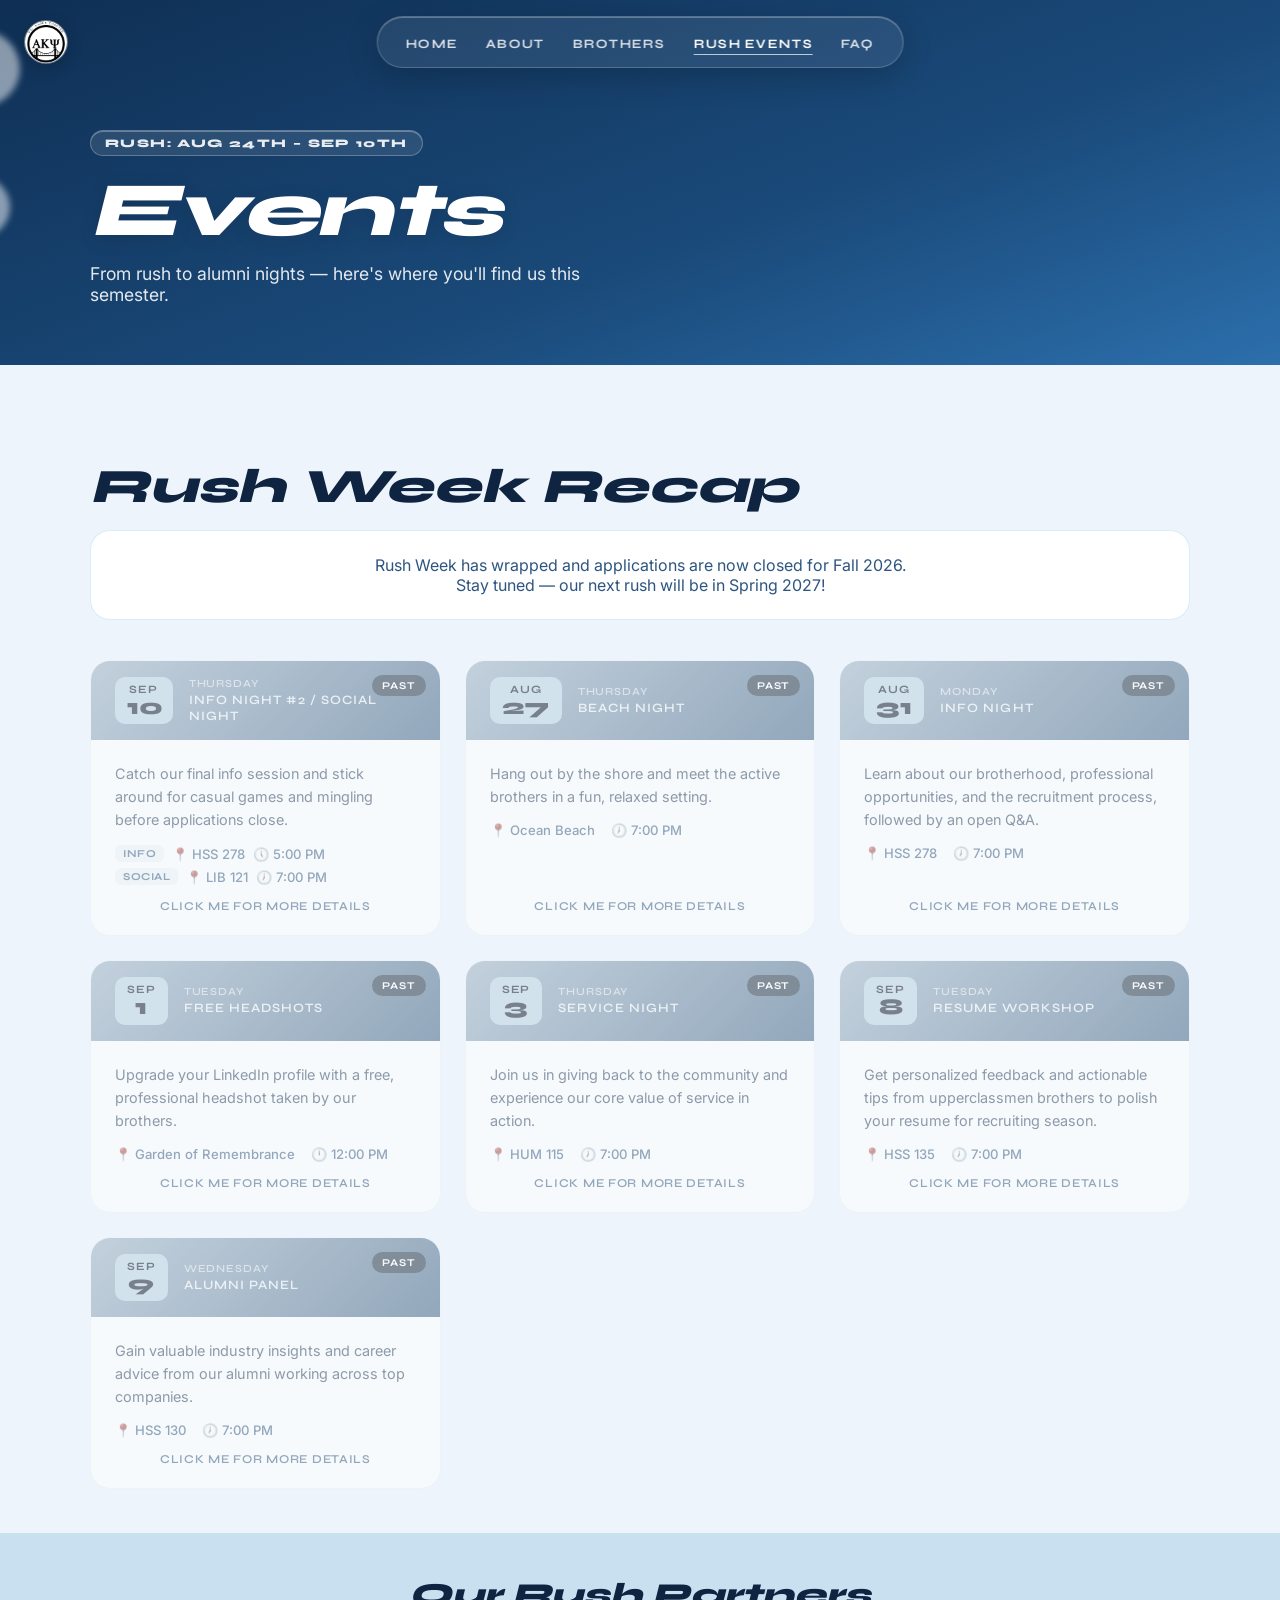
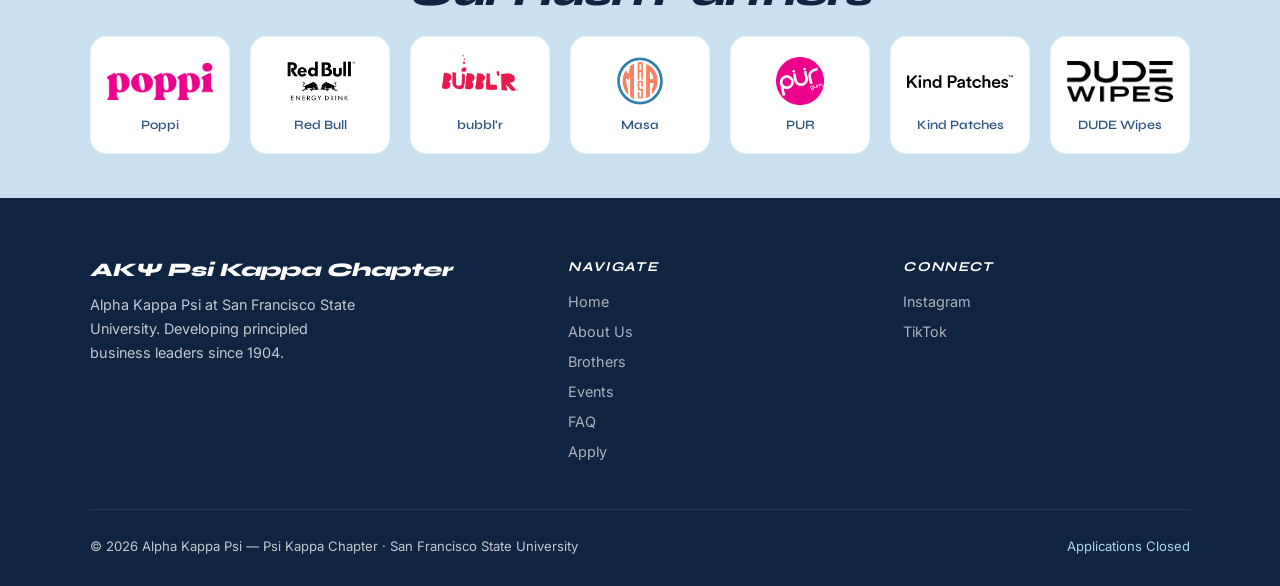
<file: pages/events.html>
<!DOCTYPE html>
<html lang="en">
<head>
  <meta charset="UTF-8" />
  <meta name="viewport" content="width=device-width, initial-scale=1.0" />
  <title>Events — AKΨ Psi Kappa</title>
  <link rel="stylesheet" href="../css/style.css" />
  <link rel="icon" href="../images/logo.png" />
</head>
<body>

  <nav>
    <a href="../index.html" class="nav-logo">
      <img src="../images/logo.png" alt="AKPsi Psi Kappa Logo" onerror="this.style.display='none'" />
      <span>AKΨ Psi Kappa</span>
    </a>
    <div class="nav-pill"><ul class="nav-links">
      <li><a href="../index.html">Home</a></li>
      <li><a href="about.html">About</a></li>
      <li><a href="brothers.html">Brothers</a></li>
      <li><a href="events.html">Rush Events</a></li>
      <li><a href="faq.html">FAQ</a></li>
    </ul>
    </div>
    <button class="hamburger" aria-label="Menu" style="pointer-events:all;">
      <span></span><span></span><span></span>
    </button>
  </nav>

  <div class="page-hero">
    <div class="page-hero-bg"></div>
    <div class="cloud-layer">
      <div class="cloud c2" style="opacity:0.5"></div>
      <div class="cloud c4" style="opacity:0.5"></div>
    </div>
    <div class="page-hero-content">
      <div class="section-tag">Rush: Aug 24th – Sep 10th</div>
      <h1>Events</h1>
      <p>From rush to alumni nights — here's where you'll find us this semester.</p>
    </div>
  </div>

  <section class="events-section upcoming-events-section">
    <div class="events-inner">

      <h2 class="section-title">Rush Week Recap</h2>

      <div class="rush-closed-cta">
        <p>Rush Week has wrapped and applications are now closed for Fall 2026. Stay tuned — our next rush will be in Spring 2027!</p>
      </div>

      <div class="events-grid">

        <div class="event-card event-card-past" data-type="rush">
          <div class="event-date-strip">
            <div class="event-date-box">
              <div class="month">Sep</div>
              <div class="day">10</div>
            </div>
            <div class="event-type-group">
              <div class="event-weekday">Thursday</div>
              <div class="event-type">Info Night #2 / Social Night</div>
            </div>
          </div>
          <div class="event-body">
            <p>Catch our final info session and stick around for casual games and mingling before applications close.</p>
            <div class="event-meta event-meta-split">
              <div class="event-meta-row">
                <span class="event-meta-label">Info</span>
                <span>📍 HSS 278</span>
                <span>🕔 5:00 PM</span>
              </div>
              <div class="event-meta-row">
                <span class="event-meta-label">Social</span>
                <span>📍 LIB 121</span>
                <span>🕖 7:00 PM</span>
              </div>
            </div>
            <div class="event-click-hint">Click me for more details</div>
          </div>
        </div>

        <div class="event-card event-card-past" data-type="social">
          <div class="event-date-strip">
            <div class="event-date-box">
              <div class="month">Aug</div>
              <div class="day">27</div>
            </div>
            <div class="event-type-group">
              <div class="event-weekday">Thursday</div>
              <div class="event-type">Beach Night</div>
            </div>
          </div>
          <div class="event-body">
            <p>Hang out by the shore and meet the active brothers in a fun, relaxed setting.</p>
            <div class="event-meta">
              <span>📍 Ocean Beach</span>
              <span>🕖 7:00 PM</span>
            </div>
            <div class="event-click-hint">Click me for more details</div>
          </div>
          <div class="event-extra-content" hidden>
            <p class="event-extra-heading">Transportation &amp; Details</p>
            <ul>
              <li><strong>Bus Groups:</strong> Brothers will lead two bus groups departing at 6:00 PM and 6:30 PM.</li>
              <li><strong>Arriving Independently:</strong> Follow our social stories for the exact live location pin.</li>
              <li><strong>Pro-Tip:</strong> SF beaches get chilly quickly—dress warmly and use the restroom ahead of time, as public restrooms are limited near the fire pits.</li>
            </ul>
            <p>Direct message us on Instagram for quick answers and real-time updates.</p>
          </div>
        </div>

        <div class="event-card event-card-past" data-type="rush">
          <div class="event-date-strip">
            <div class="event-date-box">
              <div class="month">Aug</div>
              <div class="day">31</div>
            </div>
            <div class="event-type-group">
              <div class="event-weekday">Monday</div>
              <div class="event-type">Info Night</div>
            </div>
          </div>
          <div class="event-body">
            <p>Learn about our brotherhood, professional opportunities, and the recruitment process, followed by an open Q&A.</p>
            <div class="event-meta">
              <span>📍 HSS 278</span>
              <span>🕖 7:00 PM</span>
            </div>
            <div class="event-click-hint">Click me for more details</div>
          </div>
        </div>

        <div class="event-card event-card-past" data-type="professional">
          <div class="event-date-strip">
            <div class="event-date-box">
              <div class="month">Sep</div>
              <div class="day">1</div>
            </div>
            <div class="event-type-group">
              <div class="event-weekday">Tuesday</div>
              <div class="event-type">Free Headshots</div>
            </div>
          </div>
          <div class="event-body">
            <p>Upgrade your LinkedIn profile with a free, professional headshot taken by our brothers.</p>
            <div class="event-meta">
              <span>📍 Garden of Remembrance</span>
              <span>🕛 12:00 PM</span>
            </div>
            <div class="event-click-hint">Click me for more details</div>
          </div>
          <div class="event-extra-content" hidden>
            <p class="event-extra-heading">Location</p>
            <img src="../images/garden-of-remembrance.png" alt="Garden of Remembrance" class="event-modal-location-img" />
          </div>
        </div>

        <div class="event-card event-card-past" data-type="service">
          <div class="event-date-strip">
            <div class="event-date-box">
              <div class="month">Sep</div>
              <div class="day">3</div>
            </div>
            <div class="event-type-group">
              <div class="event-weekday">Thursday</div>
              <div class="event-type">Service Night</div>
            </div>
          </div>
          <div class="event-body">
            <p>Join us in giving back to the community and experience our core value of service in action.</p>
            <div class="event-meta">
              <span>📍 HUM 115</span>
              <span>🕖 7:00 PM</span>
            </div>
            <div class="event-click-hint">Click me for more details</div>
          </div>
        </div>

        <div class="event-card event-card-past" data-type="professional">
          <div class="event-date-strip">
            <div class="event-date-box">
              <div class="month">Sep</div>
              <div class="day">8</div>
            </div>
            <div class="event-type-group">
              <div class="event-weekday">Tuesday</div>
              <div class="event-type">Resume Workshop</div>
            </div>
          </div>
          <div class="event-body">
            <p>Get personalized feedback and actionable tips from upperclassmen brothers to polish your resume for recruiting season.</p>
            <div class="event-meta">
              <span>📍 HSS 135</span>
              <span>🕖 7:00 PM</span>
            </div>
            <div class="event-click-hint">Click me for more details</div>
          </div>
        </div>

        <div class="event-card event-card-past" data-type="professional">
          <div class="event-date-strip">
            <div class="event-date-box">
              <div class="month">Sep</div>
              <div class="day">9</div>
            </div>
            <div class="event-type-group">
              <div class="event-weekday">Wednesday</div>
              <div class="event-type">Alumni Panel</div>
            </div>
          </div>
          <div class="event-body">
            <p>Gain valuable industry insights and career advice from our alumni working across top companies.</p>
            <div class="event-meta">
              <span>📍 HSS 130</span>
              <span>🕖 7:00 PM</span>
            </div>
            <div class="event-click-hint">Click me for more details</div>
          </div>
        </div>

      </div>
    </div>
  </section>

  <section class="events-section partners-section">
    <div class="events-inner">

      <h2 class="section-title">Our Rush Partners</h2>

      <div class="partners-grid">
        <a class="partner-card" href="https://drinkpoppi.com/" target="_blank" rel="noopener">
          <img src="../images/partners/poppi.svg.webp" alt="Poppi logo" />
          <span>Poppi</span>
        </a>
        <a class="partner-card" href="https://www.redbull.com/" target="_blank" rel="noopener">
          <img src="../images/partners/red-bull.png" alt="Red Bull logo" class="partner-logo-lg" />
          <span>Red Bull</span>
        </a>
        <a class="partner-card" href="https://www.drinkbubblr.com/" target="_blank" rel="noopener">
          <img src="../images/partners/bubblr.png" alt="bubbl'r logo" class="partner-logo-lg" />
          <span>bubbl'r</span>
        </a>
        <a class="partner-card" href="https://www.masachips.com/" target="_blank" rel="noopener">
          <img src="../images/partners/masa.png" alt="Masa logo" />
          <span>Masa</span>
        </a>
        <a class="partner-card" href="https://thepurcompany.com/" target="_blank" rel="noopener">
          <img src="../images/partners/pur.png" alt="PUR logo" />
          <span>PUR</span>
        </a>
        <a class="partner-card" href="https://kindpatches.com/" target="_blank" rel="noopener">
          <img src="../images/partners/kind-patches.png" alt="Kind Patches logo" />
          <span>Kind Patches</span>
        </a>
        <a class="partner-card" href="https://dudewipes.com/" target="_blank" rel="noopener">
          <img src="../images/partners/dude-wipes.png" alt="DUDE Wipes logo" />
          <span>DUDE Wipes</span>
        </a>
      </div>

    </div>
  </section>

  <!-- EVENT MODAL -->
  <div id="event-modal" class="modal-overlay" aria-modal="true" role="dialog">
    <div class="modal-card event-modal-card" id="event-modal-card">
      <button class="modal-close" id="event-modal-close" aria-label="Close">✕</button>
      <div class="event-modal-past-stamp" id="event-modal-past-stamp" hidden>Past</div>
      <div class="event-modal-strip" id="event-modal-strip">
        <div class="event-date-box">
          <div class="month" id="event-modal-month"></div>
          <div class="day" id="event-modal-day"></div>
        </div>
        <div class="event-type-group">
          <div class="event-weekday" id="event-modal-weekday"></div>
          <div class="event-type" id="event-modal-title"></div>
        </div>
      </div>
      <div class="modal-body">
        <p id="event-modal-desc"></p>
        <div class="modal-meta" id="event-modal-location"></div>
        <div class="modal-meta" id="event-modal-time"></div>
        <div class="modal-meta-split" id="event-modal-meta-split" hidden></div>
        <div class="event-modal-extra" id="event-modal-extra"></div>
      </div>
    </div>
  </div>

  <footer>
    <div class="footer-inner">
      <div class="footer-top">
        <div class="footer-brand">
          <div class="brand-name">AKΨ Psi Kappa Chapter</div>
          <p>Alpha Kappa Psi at San Francisco State University. Developing principled business leaders since 1904.</p>
        </div>
        <div class="footer-col">
          <h4>Navigate</h4>
          <ul>
            <li><a href="../index.html">Home</a></li>
            <li><a href="about.html">About Us</a></li>
            <li><a href="brothers.html">Brothers</a></li>
            <li><a href="events.html">Events</a></li>
            <li><a href="faq.html">FAQ</a></li>
            <li><a href="apply.html">Apply</a></li>
          </ul>
        </div>
        <div class="footer-col">
          <h4>Connect</h4>
          <ul>
            <li><a href="https://www.instagram.com/sfsu.akpsi?utm_source=ig_web_button_share_sheet&igsi=ZDNlZDc0MzIxNw==" target="_blank" rel="noopener">Instagram</a></li>
            <li><a href="https://www.tiktok.com/@sfsuakpsi?is_from_webapp=1&sender_device=pc" target="_blank" rel="noopener">TikTok</a></li>
          </ul>
        </div>
      </div>
      <div class="footer-bottom">
        <span>© 2026 Alpha Kappa Psi — Psi Kappa Chapter · San Francisco State University</span>
        <a href="apply.html">Applications Closed</a>
      </div>
    </div>
  </footer>

  <style>
    .event-card { cursor: pointer; }

    .partners-section .section-title {
      font-size: clamp(1.5rem, 2.5vw, 2.1rem);
      text-align: center;
    }

    .upcoming-events-section {
      padding-bottom: 44px;
    }

    .partners-section {
      background: var(--sky-light);
      padding-top: 44px;
      padding-bottom: 44px;
    }

    .partners-grid {
      display: flex;
      flex-wrap: wrap;
      justify-content: center;
      gap: 20px;
      margin-top: 24px;
    }

    .partners-grid .partner-card {
      width: 140px;
    }

    .partner-card {
      background: var(--white);
      border-radius: 16px;
      border: 1.5px solid rgba(126,200,227,0.2);
      padding: 20px 16px;
      display: flex;
      flex-direction: column;
      align-items: center;
      justify-content: center;
      gap: 12px;
      transition: transform 0.25s, box-shadow 0.25s;
      text-decoration: none;
      color: inherit;
      cursor: pointer;
      overflow: hidden;
    }

    .partner-card:hover {
      transform: translateY(-4px);
      box-shadow: 0 14px 36px rgba(74,159,191,0.14);
    }

    .partner-card img {
      max-width: 100%;
      height: 48px;
      object-fit: contain;
    }

    .partner-card img.partner-logo-lg {
      transform: scale(1.6);
    }

    .partner-card span {
      font-family: 'Syne', sans-serif;
      font-weight: 600;
      font-size: 0.8rem;
      color: var(--text-mid);
      text-align: center;
    }

    .rush-closed-cta {
      text-align: center;
      background: var(--white);
      border: 1.5px solid rgba(126,200,227,0.3);
      border-radius: 20px;
      padding: 24px 28px;
      margin-bottom: 32px;
    }

    .rush-closed-cta p {
      font-size: 1rem;
      color: var(--text-mid);
      max-width: 560px;
      margin: 0 auto;
    }

    .event-card-glow {
      animation: event-glow-pulse 2s ease-in-out infinite;
    }

    @keyframes event-glow-pulse {
      0%, 100% { box-shadow: 0 0 0 rgba(44,111,172,0); }
      50% { box-shadow: 0 0 24px 4px rgba(44,111,172,0.45); }
    }

    .event-card-past {
      position: relative;
      opacity: 0.55;
      filter: grayscale(0.5);
    }

    .event-card-past:hover {
      opacity: 0.8;
    }

    .event-card-past::after {
      content: 'Past';
      position: absolute;
      top: 14px;
      right: 14px;
      background: rgba(15, 36, 64, 0.75);
      color: var(--white);
      font-family: 'Syne', sans-serif;
      font-weight: 700;
      font-size: 0.65rem;
      text-transform: uppercase;
      letter-spacing: 0.08em;
      padding: 4px 10px;
      border-radius: 100px;
      z-index: 1;
    }

    .event-meta-split {
      flex-direction: column;
      gap: 6px;
    }

    .event-meta-row {
      display: flex;
      align-items: center;
      gap: 8px;
    }

    .event-meta-label {
      font-family: 'Syne', sans-serif;
      font-weight: 700;
      font-size: 0.66rem;
      text-transform: uppercase;
      letter-spacing: 0.05em;
      color: var(--sky-dark);
      background: var(--cloud);
      padding: 2px 8px;
      border-radius: 6px;
      min-width: 44px;
      text-align: center;
    }

    .event-click-hint {
      margin-top: auto;
      padding-top: 14px;
      text-align: center;
      font-family: 'Syne', sans-serif;
      font-weight: 600;
      font-size: 0.75rem;
      color: var(--sky-dark);
      text-transform: uppercase;
      letter-spacing: 0.06em;
    }

    .modal-overlay {
      display: none;
      position: fixed;
      inset: 0;
      background: rgba(26, 42, 53, 0.55);
      backdrop-filter: blur(6px);
      -webkit-backdrop-filter: blur(6px);
      align-items: center;
      justify-content: center;
      z-index: 200;
      padding: 24px;
      opacity: 0;
      transition: opacity 0.2s;
    }

    .modal-overlay.open  { display: flex; }
    .modal-overlay.visible { opacity: 1; }

    .modal-card {
      background: var(--white);
      border-radius: 28px;
      width: 100%;
      max-width: 440px;
      overflow: hidden;
      position: relative;
      box-shadow: 0 24px 64px rgba(0,0,0,0.2);
      transform: translateY(16px) scale(0.97);
      transition: transform 0.25s cubic-bezier(0.34, 1.56, 0.64, 1);
    }

    .modal-overlay.visible .modal-card { transform: translateY(0) scale(1); }

    .modal-close {
      position: absolute;
      top: 14px; right: 14px;
      width: 32px; height: 32px;
      border-radius: 50%;
      background: rgba(255,255,255,0.85);
      border: none; cursor: pointer;
      font-size: 0.85rem; color: var(--text-dark);
      display: flex; align-items: center; justify-content: center;
      z-index: 2; transition: background 0.2s;
      backdrop-filter: blur(4px);
    }
    .modal-close:hover { background: var(--lime); }

    .event-modal-strip {
      position: relative;
      background: linear-gradient(135deg, var(--sky), var(--sky-dark));
      padding: 20px 28px;
      display: flex;
      align-items: center;
      gap: 16px;
    }

    .event-modal-past-stamp {
      position: absolute;
      top: 50%;
      left: 50%;
      transform: translate(-50%, -50%) rotate(-10deg);
      font-family: 'Syne', sans-serif;
      font-weight: 800;
      font-size: 2.6rem;
      color: rgba(15, 36, 64, 0.4);
      text-transform: uppercase;
      letter-spacing: 0.1em;
      border: 4px solid rgba(15, 36, 64, 0.4);
      border-radius: 12px;
      padding: 2px 24px;
      z-index: 5;
      pointer-events: none;
    }

    .event-modal-card.is-past .event-modal-strip,
    .event-modal-card.is-past .modal-body {
      opacity: 0.35;
      filter: grayscale(0.5);
    }

    .event-modal-card .modal-body { padding: 24px 28px 32px; }

    .event-modal-card .modal-body p {
      font-size: 0.95rem;
      color: var(--text-mid);
      line-height: 1.6;
      margin-bottom: 16px;
    }

    .event-modal-card .modal-meta {
      font-size: 0.9rem; color: var(--text-mid);
      margin-top: 8px; display: flex; align-items: center; gap: 8px;
    }

    .event-modal-card .modal-meta[hidden] {
      display: none;
    }

    .modal-meta-split {
      display: flex;
      gap: 20px;
      margin-top: 12px;
    }

    .modal-meta-split[hidden] {
      display: none;
    }

    .modal-meta-col {
      display: flex;
      flex-direction: column;
      gap: 6px;
      font-size: 0.9rem;
      color: var(--text-mid);
    }

    .modal-meta-col .event-meta-label {
      align-self: flex-start;
    }

    .event-modal-extra {
      margin-top: 18px;
      padding-top: 18px;
      border-top: 1px solid rgba(126,200,227,0.25);
      font-size: 0.9rem;
      color: var(--text-mid);
      line-height: 1.6;
    }

    .event-modal-extra p { margin-bottom: 10px; }
    .event-modal-extra p:last-child { margin-bottom: 0; }

    .event-modal-extra .event-extra-heading {
      font-family: 'Syne', sans-serif;
      font-weight: 700;
      font-size: 0.85rem;
      color: var(--text-dark);
      text-transform: uppercase;
      letter-spacing: 0.05em;
      margin-top: 4px;
      margin-bottom: 8px;
    }

    .event-modal-extra ul {
      margin: 0 0 12px 18px;
      padding: 0;
    }

    .event-modal-extra li {
      margin-bottom: 6px;
    }

    .event-modal-location-img {
      display: block;
      width: 100%;
      border-radius: 12px;
      margin-top: 4px;
    }
  </style>

  <script src="../js/main.js"></script>
  <script>
    const eventModal = document.getElementById('event-modal');
    const eventModalClose = document.getElementById('event-modal-close');

    function buildSplitMetaHTML(metaSplit) {
      return Array.from(metaSplit.querySelectorAll('.event-meta-row')).map(row => {
        const label = row.querySelector('.event-meta-label').textContent.trim();
        const spans = Array.from(row.querySelectorAll('span'))
          .filter(s => !s.classList.contains('event-meta-label'))
          .map(s => `<span>${s.textContent.trim()}</span>`)
          .join('');
        return `<div class="modal-meta-col"><span class="event-meta-label">${label}</span>${spans}</div>`;
      }).join('');
    }

    function openEventModal(card) {
      const month = card.querySelector('.month').textContent;
      const day = card.querySelector('.day').textContent;
      const weekday = card.querySelector('.event-weekday').textContent;
      const title = card.querySelector('.event-type').textContent;
      const desc = card.querySelector('.event-body p') ? card.querySelector('.event-body p').textContent : '';
      const metaSplit = card.querySelector('.event-meta-split');
      const extraContent = card.querySelector('.event-extra-content');

      document.getElementById('event-modal-month').textContent = month;
      document.getElementById('event-modal-day').textContent = day;
      document.getElementById('event-modal-weekday').textContent = weekday;
      document.getElementById('event-modal-title').textContent = title;
      document.getElementById('event-modal-desc').textContent = desc;

      const locationDiv = document.getElementById('event-modal-location');
      const timeDiv = document.getElementById('event-modal-time');
      const splitDiv = document.getElementById('event-modal-meta-split');

      if (metaSplit) {
        splitDiv.innerHTML = buildSplitMetaHTML(metaSplit);
        splitDiv.hidden = false;
        locationDiv.hidden = true;
        timeDiv.hidden = true;
      } else {
        const metaSpans = card.querySelectorAll('.event-meta span');
        locationDiv.textContent = metaSpans[0] ? metaSpans[0].textContent : '';
        timeDiv.textContent = metaSpans[1] ? metaSpans[1].textContent : '';
        locationDiv.hidden = false;
        timeDiv.hidden = false;
        splitDiv.hidden = true;
      }

      const isPast = card.classList.contains('event-card-past');
      document.getElementById('event-modal-past-stamp').hidden = !isPast;
      document.getElementById('event-modal-card').classList.toggle('is-past', isPast);

      const extraDiv = document.getElementById('event-modal-extra');
      if (extraContent && extraContent.innerHTML.trim()) {
        extraDiv.innerHTML = extraContent.innerHTML;
        extraDiv.hidden = false;
      } else {
        extraDiv.innerHTML = '';
        extraDiv.hidden = true;
      }

      eventModal.classList.add('open');
      requestAnimationFrame(() => eventModal.classList.add('visible'));
      document.body.style.overflow = 'hidden';
    }

    function closeEventModal() {
      eventModal.classList.remove('visible');
      setTimeout(() => {
        eventModal.classList.remove('open');
        document.body.style.overflow = '';
      }, 200);
    }

    document.querySelectorAll('.event-card').forEach(card => {
      card.addEventListener('click', () => openEventModal(card));
    });

    eventModalClose.addEventListener('click', closeEventModal);
    eventModal.addEventListener('click', e => { if (e.target === eventModal) closeEventModal(); });
    document.addEventListener('keydown', e => { if (e.key === 'Escape') closeEventModal(); });
  </script>
</body>
</html>
</file>
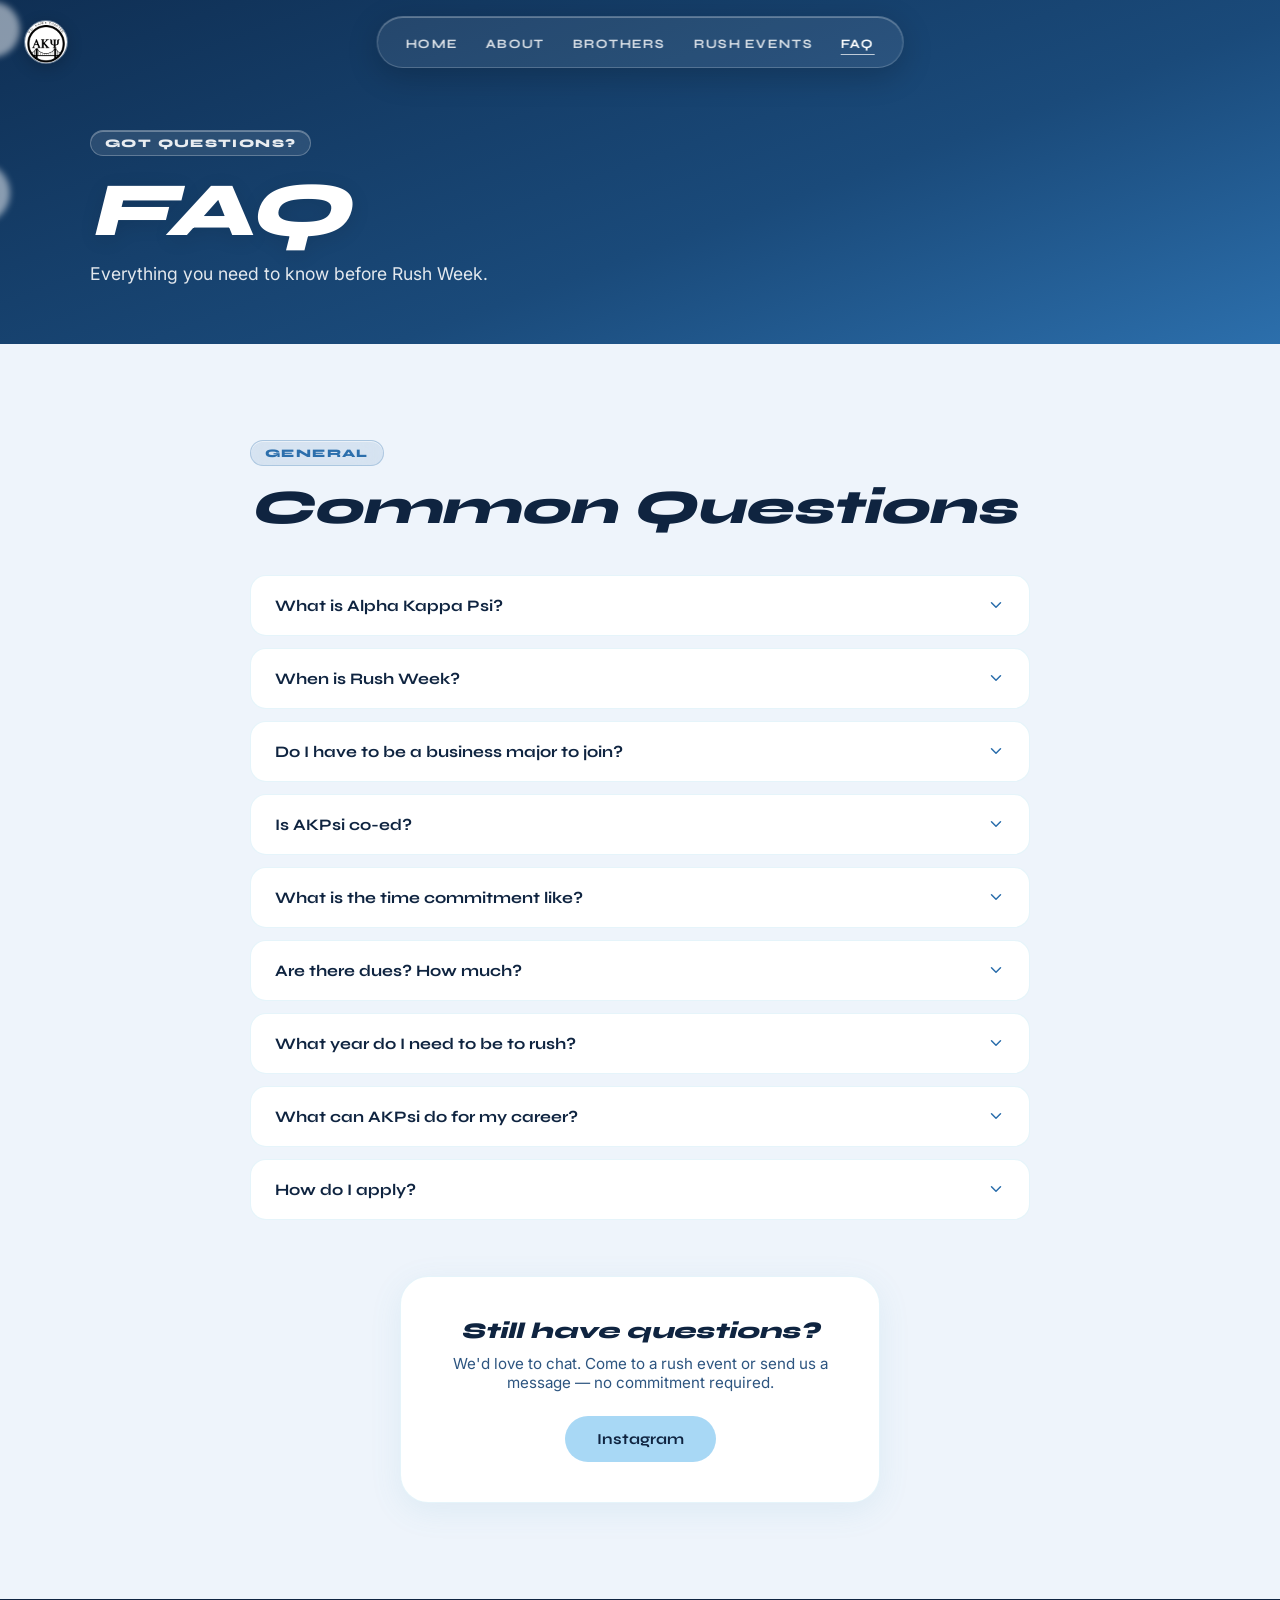
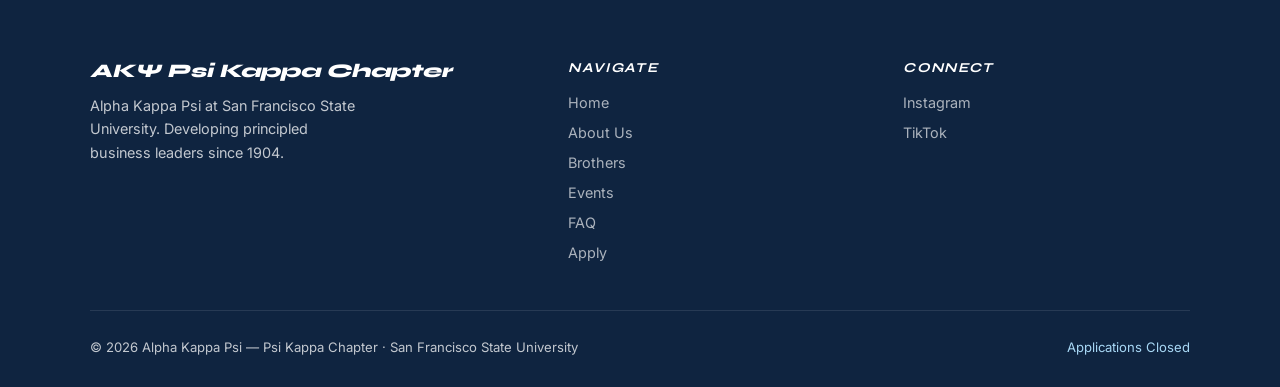
<file: pages/faq.html>
<!DOCTYPE html>
<html lang="en">
<head>
  <meta charset="UTF-8" />
  <meta name="viewport" content="width=device-width, initial-scale=1.0" />
  <title>FAQ — AKΨ Psi Kappa</title>
  <link rel="stylesheet" href="../css/style.css" />
  <link rel="icon" href="../images/logo.png" />
</head>
<body>

  <nav>
    <a href="../index.html" class="nav-logo">
      <img src="../images/logo.png" alt="AKPsi Psi Kappa Logo" onerror="this.style.display='none'" />
      <span>AKΨ Psi Kappa</span>
    </a>
    <div class="nav-pill"><ul class="nav-links">
      <li><a href="../index.html">Home</a></li>
      <li><a href="about.html">About</a></li>
      <li><a href="brothers.html">Brothers</a></li>
      <li><a href="events.html">Rush Events</a></li>
      <li><a href="faq.html">FAQ</a></li>
    </ul>
    </div>
    <button class="hamburger" aria-label="Menu" style="pointer-events:all;">
      <span></span><span></span><span></span>
    </button>
  </nav>

  <div class="page-hero">
    <div class="page-hero-bg"></div>
    <div class="cloud-layer">
      <div class="cloud c1" style="opacity:0.5"></div>
      <div class="cloud c4" style="opacity:0.5"></div>
    </div>
    <div class="page-hero-content">
      <div class="section-tag">Got Questions?</div>
      <h1>FAQ</h1>
      <p>Everything you need to know before Rush Week.</p>
    </div>
  </div>

  <section class="faq-section">
    <div class="faq-inner">
      <div class="section-tag">General</div>
      <h2 class="section-title" style="margin-bottom: 8px;">Common Questions</h2>

      <div class="faq-list">

        <div class="faq-item">
          <button class="faq-q">
            What is Alpha Kappa Psi?
            <svg viewBox="0 0 24 24" fill="none" stroke-width="2" stroke-linecap="round" stroke-linejoin="round"><polyline points="6 9 12 15 18 9"></polyline></svg>
          </button>
          <div class="faq-a">
            Alpha Kappa Psi (AKPsi) is the oldest and largest co-ed professional business fraternity in the world, founded in 1904 at New York University. We are not a social fraternity — we are a professional organization focused on leadership, career development, and brotherhood. The Psi Kappa Chapter is based at San Francisco State University.
          </div>
        </div>

        <div class="faq-item">
          <button class="faq-q">
            When is Rush Week?
            <svg viewBox="0 0 24 24" fill="none" stroke-width="2" stroke-linecap="round" stroke-linejoin="round"><polyline points="6 9 12 15 18 9"></polyline></svg>
          </button>
          <div class="faq-a">
            Rush Week runs from August 24 to September 10. We hold multiple events throughout the two weeks — an info night, coffee chats, an alumni networking night, a resume workshop, and a closing social. You don't need to attend every event, but we recommend coming to at least two or three to get a real feel for the chapter.
          </div>
        </div>

        <div class="faq-item">
          <button class="faq-q">
            Do I have to be a business major to join?
            <svg viewBox="0 0 24 24" fill="none" stroke-width="2" stroke-linecap="round" stroke-linejoin="round"><polyline points="6 9 12 15 18 9"></polyline></svg>
          </button>
          <div class="faq-a">
            No — AKPsi is open to students of all majors at SF State. We welcome anyone with a passion for professional growth, leadership, and making an impact. Many of our brothers study engineering, communications, psychology, and more alongside traditional business disciplines.
          </div>
        </div>

        <div class="faq-item">
          <button class="faq-q">
            Is AKPsi co-ed?
            <svg viewBox="0 0 24 24" fill="none" stroke-width="2" stroke-linecap="round" stroke-linejoin="round"><polyline points="6 9 12 15 18 9"></polyline></svg>
          </button>
          <div class="faq-a">
            Yes! Alpha Kappa Psi has been co-ed since 1976. We are a professional fraternity — not a sorority or social fraternity — and all members regardless of gender are equally referred to as "brothers" in our organization.
          </div>
        </div>

        <div class="faq-item">
          <button class="faq-q">
            What is the time commitment like?
            <svg viewBox="0 0 24 24" fill="none" stroke-width="2" stroke-linecap="round" stroke-linejoin="round"><polyline points="6 9 12 15 18 9"></polyline></svg>
          </button>
          <div class="faq-a">
            We typically meet once a week as a chapter, with additional professional events, brotherhood activities, and service projects throughout the semester. During the new member education period, the commitment is higher — but we are transparent about expectations upfront. We believe in quality over quantity and respect that our members are busy students.
          </div>
        </div>

        <div class="faq-item">
          <button class="faq-q">
            Are there dues? How much?
            <svg viewBox="0 0 24 24" fill="none" stroke-width="2" stroke-linecap="round" stroke-linejoin="round"><polyline points="6 9 12 15 18 9"></polyline></svg>
          </button>
          <div class="faq-a">
            Yes, there are national and chapter dues, though we don't publish exact figures publicly. What we can say with confidence: we're one of, if not the most, affordable organizations on campus, and we offer payment plans when needed. Dues cover national membership, chapter events, professional resources, and brotherhood activities.
          </div>
        </div>

        <div class="faq-item">
          <button class="faq-q">
            What year do I need to be to rush?
            <svg viewBox="0 0 24 24" fill="none" stroke-width="2" stroke-linecap="round" stroke-linejoin="round"><polyline points="6 9 12 15 18 9"></polyline></svg>
          </button>
          <div class="faq-a">
            We accept students of all class standings — freshmen through seniors. As long as you have at least one semester remaining before graduation, you are eligible to rush. We encourage anyone curious to come out to our events regardless of year.
          </div>
        </div>

        <div class="faq-item">
          <button class="faq-q">
            What can AKPsi do for my career?
            <svg viewBox="0 0 24 24" fill="none" stroke-width="2" stroke-linecap="round" stroke-linejoin="round"><polyline points="6 9 12 15 18 9"></polyline></svg>
          </button>
          <div class="faq-a">
            Psi Kappa brothers have gone on to work at top firms across finance, consulting, tech, marketing, and beyond — many right here in the Bay Area. AKPsi gives you access to a national alumni network, professional workshops, resume and interview prep, and peer mentorship. The connections and skills you build here follow you long after graduation.
          </div>
        </div>

        <div class="faq-item">
          <button class="faq-q">
            How do I apply?
            <svg viewBox="0 0 24 24" fill="none" stroke-width="2" stroke-linecap="round" stroke-linejoin="round"><polyline points="6 9 12 15 18 9"></polyline></svg>
          </button>
          <div class="faq-a">
            Applications for Fall 2026 are now closed after our Rush Week events (Aug 24 – Sep 10). Our next round of recruitment opens for Spring 2027 — check our <a href="apply.html" style="color:var(--sky-dark);font-weight:600;">Apply page</a> for eligibility requirements and updates on when the next application opens.
          </div>
        </div>

      </div>

      <div style="margin-top: 56px; text-align: center;">
        <div class="cloud-card" style="display:inline-block; max-width: 480px; width: 100%;">
          <h3 style="font-family:'Syne',sans-serif;font-weight:800;font-size:1.4rem;margin-bottom:10px;">Still have questions?</h3>
          <p style="color:var(--text-mid);margin-bottom:24px;font-size:0.95rem;">We'd love to chat. Come to a rush event or send us a message — no commitment required.</p>
          <a href="https://www.instagram.com/sfsu.akpsi?utm_source=ig_web_button_share_sheet&igsi=ZDNlZDc0MzIxNw==" target="_blank" rel="noopener" class="btn-primary">Instagram</a>
        </div>
      </div>

    </div>
  </section>

  <footer>
    <div class="footer-inner">
      <div class="footer-top">
        <div class="footer-brand">
          <div class="brand-name">AKΨ Psi Kappa Chapter</div>
          <p>Alpha Kappa Psi at San Francisco State University. Developing principled business leaders since 1904.</p>
        </div>
        <div class="footer-col">
          <h4>Navigate</h4>
          <ul>
            <li><a href="../index.html">Home</a></li>
            <li><a href="about.html">About Us</a></li>
            <li><a href="brothers.html">Brothers</a></li>
            <li><a href="events.html">Events</a></li>
            <li><a href="faq.html">FAQ</a></li>
            <li><a href="apply.html">Apply</a></li>
          </ul>
        </div>
        <div class="footer-col">
          <h4>Connect</h4>
          <ul>
            <li><a href="https://www.instagram.com/sfsu.akpsi?utm_source=ig_web_button_share_sheet&igsi=ZDNlZDc0MzIxNw==" target="_blank" rel="noopener">Instagram</a></li>
            <li><a href="https://www.tiktok.com/@sfsuakpsi?is_from_webapp=1&sender_device=pc" target="_blank" rel="noopener">TikTok</a></li>
          </ul>
        </div>
      </div>
      <div class="footer-bottom">
        <span>© 2026 Alpha Kappa Psi — Psi Kappa Chapter · San Francisco State University</span>
        <a href="apply.html">Applications Closed</a>
      </div>
    </div>
  </footer>

  <script src="../js/main.js"></script>
</body>
</html>
</file>
<file: css/style.css>
@import url('https://fonts.googleapis.com/css2?family=Syne:ital,wght@0,400;0,600;0,700;0,800;1,700;1,800&family=Inter:wght@300;400;500&display=swap');

@font-face {
  font-family: 'Genty';
  src: url('../fonts/GentyDemo-Regular.ttf') format('truetype');
  font-weight: 700;
  font-style: normal;
  font-display: swap;
}

:root {
  --sky: #90B8D8;
  --sky-light: #C8E0F0;
  --sky-dark: #2C6FAC;
  --navy: #1A3A5C;
  --navy-deep: #0F2338;
  --pastel: #B8D4EC;
  --lime: #A8D8F5;
  --lime-dark: #7EC0EC;
  --white: #FFFFFF;
  --cloud: #EEF4FB;
  --text-dark: #0F2440;
  --text-mid: #2D5580;
  --banner-h: 0px;
  --nav-h: calc(var(--banner-h) + 72px);
}

* {
  margin: 0;
  padding: 0;
  box-sizing: border-box;
}

h1, h2, h3, h4,
.section-title,
.page-hero h1,
.modal-name,
.nav-logo span,
.brand-name {
  font-family: 'Syne', sans-serif;
  font-style: italic;
}

html {
  scroll-behavior: smooth;
}

body {
  font-family: 'Inter', sans-serif;
  background: var(--sky-light);
  color: var(--text-dark);
  overflow-x: hidden;
}

/* ── LIQUID GLASS MIXIN ── */
.glass {
  background: rgba(255, 255, 255, 0.08);
  backdrop-filter: blur(28px) saturate(180%);
  -webkit-backdrop-filter: blur(28px) saturate(180%);
  border: 1px solid rgba(255, 255, 255, 0.22);
  box-shadow:
    inset 0 1px 0 rgba(255,255,255,0.3),
    0 8px 32px rgba(0,0,0,0.18);
}

/* ── ANNOUNCEMENT TICKER ── */
.wave-ticker-band {
  background: transparent;
  margin-top: -2px;
  height: 30px;
  overflow: hidden;
}

.ticker-inner {
  display: flex;
  width: 200%;
  height: 30px;
  animation: ticker-right 50s linear infinite;
  will-change: transform;
}

.ticker-svg {
  display: block;
  width: 50%;
  height: 30px;
  flex-shrink: 0;
}

@keyframes ticker-right {
  from { transform: translateX(-50%); }
  to   { transform: translateX(0%); }
}

/* ── NAV ── */
nav {
  position: fixed;
  top: calc(var(--banner-h) + 16px);
  left: 0;
  right: 0;
  height: 52px;
  display: flex;
  align-items: center;
  padding: 0 24px;
  z-index: 100;
  background: transparent;
  pointer-events: none;
}

.nav-logo {
  display: flex;
  align-items: center;
  text-decoration: none;
  pointer-events: all;
  flex-shrink: 0;
}

.nav-logo img {
  height: 44px;
  width: 44px;
  object-fit: cover;
  mix-blend-mode: multiply;
  border-radius: 50%;
  border: 1.5px solid rgba(255,255,255,0.35);
  box-shadow: 0 4px 16px rgba(0,0,0,0.2), inset 0 1px 0 rgba(255,255,255,0.3);
  transition: transform 0.2s;
}

.nav-logo img:hover { transform: scale(1.06); }

.nav-logo span { display: none; }

/* glass pill — centered, contains links + apply */
.nav-pill {
  position: absolute;
  left: 50%;
  transform: translateX(-50%);
  display: flex;
  align-items: center;
  gap: 32px;
  padding: 0 28px;
  height: 52px;
  background: rgba(255, 255, 255, 0.08);
  backdrop-filter: blur(40px) saturate(180%);
  -webkit-backdrop-filter: blur(40px) saturate(180%);
  border-radius: 100px;
  border: 1px solid rgba(255,255,255,0.2);
  box-shadow: inset 0 1px 0 rgba(255,255,255,0.28), 0 8px 32px rgba(0,0,0,0.2);
  pointer-events: all;
  transition: background 0.4s ease, border-color 0.4s ease, box-shadow 0.4s ease;
}

/* nav link color transition */
.nav-links a { transition: color 0.4s ease; }

/* nav over light/white backgrounds */
nav.scrolled .nav-pill {
  background: rgba(15, 35, 64, 0.82);
  border-color: rgba(255,255,255,0.12);
  box-shadow: inset 0 1px 0 rgba(255,255,255,0.1), 0 8px 32px rgba(0,0,0,0.28);
}

nav.scrolled .nav-links a {
  color: rgba(255,255,255,0.92);
}

nav.scrolled .nav-links a:hover {
  color: var(--white);
}

.nav-links {
  display: flex;
  gap: 28px;
  list-style: none;
}

.nav-links a {
  font-family: 'Syne', sans-serif;
  font-weight: 700;
  font-size: 0.8rem;
  color: rgba(255,255,255,0.82);
  text-decoration: none;
  letter-spacing: 0.1em;
  text-transform: uppercase;
  transition: color 0.2s;
  white-space: nowrap;
}

.nav-links a:hover { color: var(--white); }

.nav-links a.active-page {
  color: var(--white);
  border-bottom: 1.5px solid rgba(255,255,255,0.7);
  padding-bottom: 2px;
}

.nav-cta {
  background: rgba(255,255,255,0.14) !important;
  color: rgba(255,255,255,0.92) !important;
  padding: 6px 16px;
  border-radius: 100px;
  border: 1px solid rgba(255,255,255,0.28) !important;
  box-shadow: inset 0 1px 0 rgba(255,255,255,0.3);
  font-weight: 700 !important;
  font-size: 0.8rem !important;
  letter-spacing: 0.1em !important;
  text-transform: uppercase !important;
  transition: background 0.2s, transform 0.2s !important;
  white-space: nowrap;
}

.nav-cta:hover {
  background: rgba(255,255,255,0.24) !important;
  transform: scale(1.04);
  color: var(--white) !important;
}

.hamburger {
  display: none;
  flex-direction: column;
  gap: 5px;
  cursor: pointer;
  background: none;
  border: none;
  padding: 4px;
}

.hamburger span {
  display: block;
  width: 24px;
  height: 2px;
  background: var(--white);
  border-radius: 2px;
  transition: all 0.3s;
}

/* ── HERO ── */
.hero {
  min-height: 72vh;
  display: flex;
  align-items: center;
  justify-content: center;
  position: relative;
  overflow: hidden;
  padding-top: var(--nav-h);
  padding-bottom: 100px; /* room for the wave bleeding in from below */
}

.hero-wave {
  position: absolute;
  bottom: -1px;
  left: 0;
  right: 0;
  line-height: 0;
  z-index: 3;
}

/* Full-bleed subject photo fills the entire hero */
.hero-bg {
  position: absolute;
  inset: 0;
  background: url('../images/hero-cover.jpg') left 22% / cover no-repeat;
}

.hero-overlay {
  position: absolute;
  inset: 0;
  z-index: 1;
  background: linear-gradient(90deg,
    rgba(10,28,54,0.65) 0%,
    rgba(10,28,54,0.35) 30%,
    rgba(10,28,54,0.4) 60%,
    rgba(10,28,54,0.55) 100%
  );
}

/* Decorative clouds — used on inner-page heroes (.page-hero) */
.cloud-layer {
  position: absolute;
  width: 100%;
  height: 100%;
  pointer-events: none;
}

.cloud {
  position: absolute;
  background: var(--white);
  border-radius: 50px;
  opacity: 0.35;
  filter: blur(3px);
}

.cloud::before,
.cloud::after {
  content: '';
  position: absolute;
  background: var(--white);
  border-radius: 50%;
}

@keyframes cloud-scroll {
  from { transform: translateX(0); }
  to   { transform: translateX(calc(100vw + 400px)); }
}

/* each cloud starts off the left edge; negative delay puts them mid-journey on load */
.c1 {
  width: 180px; height: 55px;
  top: 18%; left: -200px;
  animation: cloud-scroll 50s linear infinite;
  animation-delay: -10s;
}
.c1::before { width: 80px; height: 80px; top: -40px; left: 20px; }
.c1::after  { width: 60px; height: 60px; top: -30px; left: 70px; }

.c2 {
  width: 280px; height: 75px;
  top: 25%; left: -300px;
  animation: cloud-scroll 65s linear infinite;
  animation-delay: -30s;
}
.c2::before { width: 110px; height: 110px; top: -55px; left: 35px; }
.c2::after  { width: 80px; height: 80px;  top: -40px; left: 120px; }

.c3 {
  width: 150px; height: 42px;
  top: 52%; left: -180px;
  animation: cloud-scroll 42s linear infinite;
  animation-delay: -18s;
}
.c3::before { width: 65px; height: 65px; top: -35px; left: 18px; }
.c3::after  { width: 50px; height: 50px; top: -25px; left: 68px; }

.c4 {
  width: 220px; height: 60px;
  top: 65%; left: -250px;
  animation: cloud-scroll 55s linear infinite;
  animation-delay: -44s;
}
.c4::before { width: 90px; height: 90px; top: -48px; left: 25px; }
.c4::after  { width: 65px; height: 65px; top: -34px; left: 95px; }

.c5 {
  width: 195px; height: 52px;
  top: 8%; left: -220px;
  animation: cloud-scroll 58s linear infinite;
  animation-delay: -22s;
}
.c5::before { width: 85px; height: 85px; top: -44px; left: 28px; }
.c5::after  { width: 62px; height: 62px; top: -32px; left: 88px; }

.c6 {
  width: 130px; height: 36px;
  top: 44%; left: -150px;
  animation: cloud-scroll 38s linear infinite;
  animation-delay: -5s;
}
.c6::before { width: 55px; height: 55px; top: -30px; left: 14px; }
.c6::after  { width: 42px; height: 42px; top: -22px; left: 58px; }

/* ── Birds ── */
.bird {
  position: absolute;
  width: 46px; height: 18px;
  animation: cloud-scroll var(--bird-dur, 22s) linear infinite;
  animation-delay: var(--bird-delay, 0s);
  opacity: 0.55;
  z-index: 2;
}
.bird::before,
.bird::after {
  content: '';
  position: absolute;
  top: 0;
  width: 23px; height: 11px;
  border-top: 3px solid var(--navy-deep);
  border-radius: 50% 50% 0 0;
  animation: bird-flap var(--flap, 0.8s) ease-in-out infinite alternate;
}
.bird::before { right: 23px; transform-origin: right center; }
.bird::after  { left: 23px;  transform-origin: left center; animation-direction: alternate-reverse; }

@keyframes bird-flap {
  from { transform: rotate(-18deg); }
  to   { transform: rotate(12deg); }
}

.b1 { top: 20%; left: -70px;  --bird-dur: 20s; --bird-delay: -4s;  --flap: 0.75s; }
.b2 { top: 22%; left: -100px; --bird-dur: 22s; --bird-delay: -9s;  --flap: 0.85s; width: 36px; opacity: 0.4; }
.b3 { top: 36%; left: -60px;  --bird-dur: 17s; --bird-delay: -12s; --flap: 0.65s; }
.b4 { top: 14%; left: -85px;  --bird-dur: 25s; --bird-delay: -18s; --flap: 0.90s; width: 40px; }
.b5 { top: 58%; left: -55px;  --bird-dur: 19s; --bird-delay: -7s;  --flap: 0.70s; width: 32px; opacity: 0.45; }
.b6 { top: 16%; left: -110px; --bird-dur: 28s; --bird-delay: -14s; --flap: 0.80s; }

.hero-content {
  position: relative;
  z-index: 2;
  text-align: center;
  padding: 24px;
  width: 100%;
  max-width: 600px;
  margin: 0 auto;
  background: none;
  border: none;
  box-shadow: none;
}

.hero-tag {
  display: inline-block;
  background: rgba(255,255,255,0.1);
  backdrop-filter: blur(20px) saturate(180%);
  -webkit-backdrop-filter: blur(20px) saturate(180%);
  border: 1px solid rgba(255,255,255,0.28);
  box-shadow: inset 0 1px 0 rgba(255,255,255,0.35), 0 4px 16px rgba(0,0,0,0.15);
  color: rgba(255,255,255,0.95);
  font-family: 'Syne', sans-serif;
  font-weight: 700;
  font-size: 0.8rem;
  letter-spacing: 0.1em;
  text-transform: uppercase;
  padding: 7px 18px;
  border-radius: 100px;
  margin-bottom: 24px;
}

.hero h1 {
  font-family: 'Genty', 'Syne', sans-serif;
  font-weight: 800;
  font-size: clamp(2.8rem, 6vw, 5rem);
  line-height: 1.05;
  color: var(--white);
  text-align: center;
  text-shadow: 0 2px 4px rgba(0,0,0,0.4), 0 8px 32px rgba(0,0,0,0.3);
  margin-bottom: 2px;
  letter-spacing: -0.02em;
}

.hero h1 em {
  font-style: italic;
  color: var(--white);
  text-shadow: 0 2px 6px rgba(0,0,0,0.4), 0 8px 32px rgba(0,0,0,0.25);
}

.hero-dates {
  font-family: 'Syne', sans-serif;
  font-weight: 700;
  font-size: 1rem;
  letter-spacing: 0.08em;
  text-transform: uppercase;
  color: rgba(255,255,255,0.85);
  text-shadow: 0 1px 3px rgba(0,0,0,0.4);
  margin-bottom: 24px;
}

.hero p {
  font-size: 1.15rem;
  color: rgba(255,255,255,0.95);
  max-width: 560px;
  margin: 0 auto 32px;
  line-height: 1.7;
  text-shadow: 0 1px 3px rgba(0,0,0,0.4);
}

.hero-btns {
  display: flex;
  gap: 14px;
  justify-content: center;
  flex-wrap: wrap;
}

.btn-primary {
  background: var(--lime);
  color: var(--text-dark);
  font-family: 'Syne', sans-serif;
  font-weight: 700;
  font-size: 0.95rem;
  padding: 14px 32px;
  border-radius: 100px;
  text-decoration: none;
  transition: transform 0.2s, background 0.2s;
  display: inline-block;
}

/* wider pill for a single standalone hero CTA (no second button beside it) */
.btn-wide {
  padding: 16px 64px;
}

.btn-primary:hover {
  background: var(--lime-dark);
  transform: translateY(-2px);
}

.btn-outline {
  background: rgba(255,255,255,0.1);
  backdrop-filter: blur(20px) saturate(180%);
  -webkit-backdrop-filter: blur(20px) saturate(180%);
  color: var(--white);
  font-family: 'Syne', sans-serif;
  font-weight: 700;
  font-size: 0.95rem;
  padding: 14px 32px;
  border-radius: 100px;
  text-decoration: none;
  border: 1px solid rgba(255,255,255,0.3);
  box-shadow: inset 0 1px 0 rgba(255,255,255,0.3), 0 4px 16px rgba(0,0,0,0.15);
  transition: transform 0.2s, background 0.2s, box-shadow 0.2s;
  display: inline-block;
}

/* pulsing aura, same color/timing as the event-card-glow effect on the events page */
.btn-glow {
  animation: btn-glow-pulse 2s ease-in-out infinite;
}

@keyframes btn-glow-pulse {
  0%, 100% {
    box-shadow: inset 0 1px 0 rgba(255,255,255,0.3), 0 4px 16px rgba(0,0,0,0.15), 0 0 0 rgba(44,111,172,0);
  }
  50% {
    box-shadow: inset 0 1px 0 rgba(255,255,255,0.3), 0 4px 16px rgba(0,0,0,0.15), 0 0 24px 6px rgba(44,111,172,0.55);
  }
}

.btn-outline:hover {
  background: rgba(255,255,255,0.18);
  box-shadow: inset 0 1px 0 rgba(255,255,255,0.4), 0 8px 24px rgba(0,0,0,0.2);
  transform: translateY(-2px);
}

.hero-scroll {
  position: absolute;
  bottom: 36px;
  left: 50%;
  transform: translateX(-50%);
  display: flex;
  flex-direction: column;
  align-items: center;
  gap: 8px;
  color: rgba(255,255,255,0.7);
  font-size: 0.75rem;
  font-family: 'Syne', sans-serif;
  letter-spacing: 0.1em;
  text-transform: uppercase;
  animation: bounce 2s ease-in-out infinite;
}

.hero-scroll svg {
  width: 20px;
  height: 20px;
  stroke: rgba(255,255,255,0.7);
}

@keyframes bounce {
  0%, 100% { transform: translateX(-50%) translateY(0); }
  50% { transform: translateX(-50%) translateY(6px); }
}

/* ── WAVE DIVIDERS ── */
.wave-wrap {
  position: relative;
  line-height: 0;
  overflow: hidden;
}

.wave-wrap svg {
  display: block;
  width: 100%;
}

/* ── SECTIONS ── */
section {
  padding: 96px 40px;
}

.section-tag {
  display: inline-block;
  background: rgba(44, 111, 172, 0.12);
  backdrop-filter: blur(12px);
  -webkit-backdrop-filter: blur(12px);
  border: 1px solid rgba(44, 111, 172, 0.25);
  box-shadow: inset 0 1px 0 rgba(255,255,255,0.5);
  color: var(--sky-dark);
  font-family: 'Syne', sans-serif;
  font-weight: 800;
  font-size: 0.72rem;
  letter-spacing: 0.12em;
  text-transform: uppercase;
  padding: 5px 14px;
  border-radius: 100px;
  margin-bottom: 16px;
}

/* glass section tag on dark backgrounds (page heroes) */
.page-hero .section-tag {
  background: rgba(255,255,255,0.1);
  border-color: rgba(255,255,255,0.25);
  box-shadow: inset 0 1px 0 rgba(255,255,255,0.3);
  color: rgba(255,255,255,0.9);
}

.section-title {
  font-family: 'Syne', sans-serif;
  font-weight: 800;
  font-size: clamp(2rem, 4vw, 3rem);
  color: var(--text-dark);
  line-height: 1.1;
  margin-bottom: 16px;
}

.section-sub {
  font-size: 1.05rem;
  color: var(--text-mid);
  line-height: 1.7;
  max-width: 560px;
}

/* ── PRESIDENT'S WELCOME ── */
.president-section {
  background: var(--white);
  padding: 80px 40px;
}

.president-inner {
  max-width: 1100px;
  margin: 0 auto;
  display: grid;
  grid-template-columns: 1fr 420px;
  gap: 64px;
  align-items: start;
}

.president-text .section-tag { margin-bottom: 28px; }

.president-text p {
  font-size: 0.97rem;
  color: var(--text-mid);
  line-height: 1.8;
  margin-bottom: 16px;
}

.president-sign  { margin-top: 28px; color: var(--text-dark); }
.president-name  { font-family: 'Syne', sans-serif; font-weight: 800; font-size: 1.1rem; color: var(--text-dark); margin-bottom: 2px; }
.president-title { font-size: 0.9rem; color: var(--text-mid); font-style: italic; }

.president-photo {
  border-radius: 24px;
  overflow: hidden;
  box-shadow: 0 16px 48px rgba(0,0,0,0.12);
  aspect-ratio: 3/4;
  background: var(--sky-light);
}

.president-photo img {
  width: 100%; height: 100%; object-fit: cover; display: block;
}

.president-placeholder {
  width: 100%; height: 100%;
  display: flex; align-items: center; justify-content: center;
  font-size: 6rem;
  background: linear-gradient(135deg, var(--sky-light), var(--sky));
}

/* ── CORE VALUES ── */
.values-section {
  background: var(--navy);
  padding: 80px 40px;
  text-align: center;
}

.values-inner {
  max-width: 900px;
  margin: 0 auto;
}

.values-icons {
  display: flex;
  justify-content: center;
  gap: 40px;
  margin: 48px 0 56px;
  flex-wrap: wrap;
}

.value-icon-item {
  display: flex;
  flex-direction: column;
  align-items: center;
  gap: 10px;
}

.value-icon {
  width: 96px; height: 96px;
  background: rgba(255,255,255,0.1);
  border: 1px solid rgba(255,255,255,0.18);
  border-radius: 24px;
  display: flex; align-items: center; justify-content: center;
  font-size: 2.8rem;
  backdrop-filter: blur(8px);
}

.value-icon-item span {
  font-family: 'Syne', sans-serif;
  font-weight: 700;
  font-size: 0.9rem;
  color: var(--white);
  letter-spacing: 0.08em;
  text-transform: uppercase;
}

.values-list {
  display: flex;
  flex-direction: column;
  gap: 0;
  border-top: 1px solid rgba(255,255,255,0.12);
}

.value-item {
  display: grid;
  grid-template-columns: 180px 1fr;
  gap: 24px;
  align-items: baseline;
  padding: 22px 0;
  border-bottom: 1px solid rgba(255,255,255,0.12);
  text-align: left;
}

.value-item h3 {
  font-family: 'Syne', sans-serif;
  font-weight: 700;
  font-size: 1rem;
  color: var(--white);
  letter-spacing: 0.1em;
  text-transform: uppercase;
}

.value-item p {
  font-size: 1.05rem;
  color: #ffffff !important;
  line-height: 1.75;
  margin: 0;
}

/* ── PILLARS (home) ── */
.pillars {
  background: var(--white);
}

.pillars-inner {
  max-width: 1100px;
  margin: 0 auto;
}

.pillars-header {
  text-align: center;
  margin-bottom: 60px;
}

.pillars-header .section-sub {
  margin: 0 auto;
}

.pillars-grid {
  display: grid;
  grid-template-columns: repeat(3, 1fr);
  gap: 24px;
}

.pillar-card {
  background: var(--cloud);
  border-radius: 24px;
  padding: 36px 28px;
  border: 1.5px solid rgba(126,200,227,0.25);
  transition: transform 0.25s, box-shadow 0.25s;
}

.pillar-card:hover {
  transform: translateY(-6px);
  box-shadow: 0 16px 40px rgba(74,159,191,0.15);
}

.pillar-icon {
  width: 52px;
  height: 52px;
  border-radius: 14px;
  background: linear-gradient(135deg, var(--sky), var(--sky-dark));
  display: flex;
  align-items: center;
  justify-content: center;
  margin-bottom: 20px;
  font-size: 1.5rem;
}

.pillar-card h3 {
  font-family: 'Syne', sans-serif;
  font-weight: 700;
  font-size: 1.2rem;
  margin-bottom: 10px;
  color: var(--text-dark);
}

.pillar-card p {
  font-size: 0.95rem;
  color: var(--text-mid);
  line-height: 1.65;
}

/* ── STATS BAND ── */
.stats-band {
  background: linear-gradient(135deg, var(--navy), var(--sky-dark));
  padding: 60px 40px;
}

.stats-inner {
  max-width: 900px;
  margin: 0 auto;
  display: flex;
  justify-content: space-around;
  flex-wrap: wrap;
  gap: 32px;
  text-align: center;
}

.stat-item {
  background: rgba(255,255,255,0.08);
  backdrop-filter: blur(24px) saturate(160%);
  -webkit-backdrop-filter: blur(24px) saturate(160%);
  border: 1px solid rgba(255,255,255,0.18);
  box-shadow: inset 0 1px 0 rgba(255,255,255,0.25), 0 4px 20px rgba(0,0,0,0.15);
  border-radius: 20px;
  padding: 24px 36px;
}

.stat-item span {
  display: block;
  font-family: 'Syne', sans-serif;
  font-weight: 800;
  font-size: 3rem;
  color: var(--white);
  line-height: 1;
}

.stat-item p {
  font-size: 0.82rem;
  color: rgba(255,255,255,0.7);
  margin-top: 6px;
  font-family: 'Syne', sans-serif;
  letter-spacing: 0.08em;
  text-transform: uppercase;
}

/* ── CLOUD CARD ── */
.cloud-card {
  background: var(--white);
  border-radius: 28px;
  padding: 40px;
  box-shadow: 0 8px 32px rgba(74,159,191,0.1);
  border: 1.5px solid rgba(126,200,227,0.2);
}

/* ── PAGE HERO (inner pages) ── */
.page-hero {
  min-height: 38vh;
  display: flex;
  align-items: flex-end;
  padding: calc(var(--banner-h) + 130px) 40px 60px;
  position: relative;
  overflow: hidden;
  background: linear-gradient(160deg, #0F2F54 0%, #2C6FAC 100%);
}

.page-hero-bg {
  position: absolute;
  inset: 0;
  background: linear-gradient(160deg, #0F2F54 0%, #1A4A7A 60%, #2C6FAC 100%);
}

.page-hero-content {
  position: relative;
  z-index: 2;
  max-width: 1100px;
  margin: 0 auto;
  width: 100%;
}

.page-hero h1 {
  font-family: 'Syne', sans-serif;
  font-weight: 800;
  font-size: clamp(2.5rem, 6vw, 5rem);
  color: var(--white);
  line-height: 1;
  letter-spacing: -0.02em;
  text-shadow: 0 4px 20px rgba(0,0,0,0.1);
}

.page-hero p {
  font-size: 1.1rem;
  color: rgba(255,255,255,0.88);
  margin-top: 14px;
  max-width: 500px;
}

/* ── BROTHERS GRID ── */
.brothers-section {
  background: var(--white);
}

.brothers-inner {
  max-width: 1100px;
  margin: 0 auto;
}

.filter-bar-wrap {
  display: flex;
  align-items: flex-start;
  justify-content: space-between;
  gap: 8px;
  margin: 36px 0;
}

.filter-arrow {
  flex-shrink: 0;
  margin-top: 12px; /* vertically center to the 56px icon (28px center - 16px half-button) */
  background: var(--white);
  border: 1.5px solid rgba(44,111,172,0.2);
  color: var(--sky-dark);
  border-radius: 50%;
  width: 32px;
  height: 32px;
  font-size: 1.3rem;
  cursor: pointer;
  box-shadow: 0 2px 8px rgba(0,0,0,0.1);
  transition: background 0.2s, opacity 0.2s;
  display: flex;
  align-items: center;
  justify-content: center;
}

.filter-arrow:hover { background: var(--sky-light); }
.filter-arrow.hidden { opacity: 0; pointer-events: none; }

.filter-bar {
  display: flex;
  gap: 0;
  margin: 0;
  overflow-x: auto;
  scrollbar-width: none;
  -ms-overflow-style: none;
  padding-bottom: 4px;
  flex: 1;
  min-width: 0;
  border-bottom: 1.5px solid rgba(144, 184, 216, 0.25);
  -webkit-mask-image: linear-gradient(to right, transparent 0%, black 10%, black 90%, transparent 100%);
  mask-image: linear-gradient(to right, transparent 0%, black 10%, black 90%, transparent 100%);
}

.filter-bar::-webkit-scrollbar { display: none; }

.filter-btn {
  display: flex;
  flex-direction: column;
  align-items: center;
  gap: 10px;
  padding: 16px 20px;
  background: none;
  border: none;
  cursor: pointer;
  flex-shrink: 0;
  position: relative;
  transition: opacity 0.2s;
  opacity: 0.5;
}

.filter-btn::after {
  content: '';
  position: absolute;
  bottom: -5px;
  left: 50%;
  transform: translateX(-50%);
  width: 0;
  height: 2px;
  background: var(--sky-dark);
  border-radius: 2px;
  transition: width 0.2s;
}

.filter-btn.active { opacity: 1; }
.filter-btn.active::after { width: 60%; }
.filter-btn:hover { opacity: 0.85; }

.filter-icon {
  width: 56px;
  height: 56px;
  border-radius: 50%;
  background: linear-gradient(135deg, var(--sky-light), var(--pastel));
  display: flex;
  align-items: center;
  justify-content: center;
  font-size: 1.4rem;
  transition: transform 0.2s, box-shadow 0.2s;
  box-shadow: 0 2px 8px rgba(44, 111, 172, 0.1);
}

.filter-btn.active .filter-icon {
  background: linear-gradient(135deg, var(--sky-dark), var(--navy));
  box-shadow: 0 4px 16px rgba(44, 111, 172, 0.3);
  transform: scale(1.08);
}

.filter-btn:hover .filter-icon { transform: scale(1.3); transition: transform 0.2s; }

.filter-label {
  font-family: 'Syne', sans-serif;
  font-weight: 700;
  font-size: 0.72rem;
  color: var(--text-dark);
  text-align: center;
  white-space: nowrap;
  letter-spacing: 0.01em;
}

.brothers-grid {
  display: grid;
  grid-template-columns: repeat(auto-fill, minmax(220px, 1fr));
  gap: 24px;
}

.brother-card {
  background: var(--cloud);
  border-radius: 20px;
  overflow: hidden;
  border: 1.5px solid rgba(126,200,227,0.2);
  transition: transform 0.25s, box-shadow 0.25s;
}

.brother-card:hover {
  transform: translateY(-5px);
  box-shadow: 0 14px 36px rgba(74,159,191,0.15);
}

.brother-photo {
  width: 100%;
  height: 220px;
  overflow: hidden;
  background: linear-gradient(135deg, var(--sky-light), var(--sky));
  display: flex;
  align-items: center;
  justify-content: center;
  font-size: 3rem;
}

.brother-photo img {
  width: 100%;
  height: 100%;
  object-fit: cover;
}

.brother-info {
  padding: 18px 16px;
}

.brother-info h3 {
  font-family: 'Syne', sans-serif;
  font-weight: 700;
  font-size: 1rem;
  margin-bottom: 4px;
}

.brother-info .role {
  font-size: 0.82rem;
  color: var(--sky-dark);
  font-weight: 500;
  margin-bottom: 4px;
}

.brother-info .major {
  font-size: 0.8rem;
  color: var(--text-mid);
}

/* ── EVENTS ── */
.events-section {
  background: var(--cloud);
}

.events-inner {
  max-width: 1100px;
  margin: 0 auto;
}

.events-grid {
  display: grid;
  grid-template-columns: repeat(auto-fill, minmax(300px, 1fr));
  gap: 24px;
  margin-top: 40px;
}

.event-card {
  background: var(--white);
  border-radius: 20px;
  overflow: hidden;
  border: 1.5px solid rgba(126,200,227,0.2);
  transition: transform 0.25s, box-shadow 0.25s;
  display: flex;
  flex-direction: column;
}

.event-card:hover {
  transform: translateY(-5px);
  box-shadow: 0 14px 36px rgba(74,159,191,0.14);
}

.event-date-strip {
  background: linear-gradient(135deg, var(--sky), var(--sky-dark));
  padding: 16px 24px;
  display: flex;
  align-items: center;
  gap: 16px;
}

.event-date-box {
  background: var(--lime);
  border-radius: 10px;
  padding: 6px 12px;
  text-align: center;
  min-width: 52px;
}

.event-date-box .month {
  font-family: 'Syne', sans-serif;
  font-weight: 700;
  font-size: 0.7rem;
  text-transform: uppercase;
  letter-spacing: 0.08em;
  color: var(--text-dark);
}

.event-date-box .day {
  font-family: 'Syne', sans-serif;
  font-weight: 800;
  font-size: 1.4rem;
  color: var(--text-dark);
  line-height: 1;
}

.event-weekday {
  font-family: 'Syne', sans-serif;
  font-weight: 600;
  font-size: 0.68rem;
  color: rgba(255,255,255,0.6);
  text-transform: uppercase;
  letter-spacing: 0.08em;
  margin-bottom: 2px;
}

.event-type {
  font-family: 'Syne', sans-serif;
  font-weight: 600;
  font-size: 0.8rem;
  color: rgba(255,255,255,0.85);
  text-transform: uppercase;
  letter-spacing: 0.08em;
}

.event-body {
  padding: 22px 24px;
  display: flex;
  flex-direction: column;
  flex: 1;
}

.event-body h3 {
  font-family: 'Syne', sans-serif;
  font-weight: 700;
  font-size: 1.05rem;
  margin-bottom: 8px;
}

.event-body p {
  font-size: 0.9rem;
  color: var(--text-mid);
  line-height: 1.6;
}

.event-meta {
  display: flex;
  gap: 16px;
  margin-top: 14px;
  font-size: 0.82rem;
  color: var(--sky-dark);
  font-weight: 500;
}

/* ── APPLY SECTION ── */
.apply-section {
  background: var(--white);
}

.apply-inner {
  max-width: 760px;
  margin: 0 auto;
}

.apply-intro {
  font-size: 1.05rem;
  color: var(--text-mid);
  line-height: 1.8;
  margin-bottom: 56px;
}

.apply-requirements {
  margin-bottom: 56px;
}

.apply-requirements .section-title {
  margin-bottom: 20px;
}

.req-eligibility {
  font-size: 1rem;
  color: var(--text-mid);
  line-height: 1.75;
  margin-bottom: 28px;
  padding: 20px 24px;
  background: var(--sky-light);
  border-radius: 14px;
  border-left: 4px solid var(--sky-dark);
}

.req-list {
  margin: 0 0 28px 20px;
  display: flex;
  flex-direction: column;
  gap: 14px;
}

.req-list li {
  font-size: 1rem;
  color: var(--text-mid);
  line-height: 1.7;
}

.req-list li strong {
  color: var(--text-dark);
}

.req-note {
  font-size: 0.97rem;
  color: var(--text-mid);
  line-height: 1.75;
}

.req-note a {
  color: var(--sky-dark);
  font-weight: 600;
  text-decoration: none;
}
.req-note a:hover { text-decoration: underline; }

.apply-cta {
  text-align: center;
  padding: 48px 0 16px;
  border-top: 1px solid var(--sky-light);
}

.apply-cta .section-title { margin-bottom: 24px; }

.apply-google-btn {
  font-size: 1.05rem;
  padding: 16px 40px;
}

.apply-cta-note {
  margin-top: 16px;
  font-size: 0.88rem;
  color: var(--text-mid);
  opacity: 0.7;
}

.timeline {
  position: relative;
  margin: 48px 0;
  padding-left: 32px;
}

.timeline::before {
  content: '';
  position: absolute;
  left: 10px;
  top: 0;
  bottom: 0;
  width: 2px;
  background: linear-gradient(180deg, var(--sky), var(--lime));
  border-radius: 2px;
}

.timeline-item {
  position: relative;
  margin-bottom: 36px;
}

.timeline-item::before {
  content: '';
  position: absolute;
  left: -26px;
  top: 6px;
  width: 12px;
  height: 12px;
  border-radius: 50%;
  background: var(--sky);
  border: 2px solid var(--white);
  box-shadow: 0 0 0 3px var(--sky-light);
}

.timeline-item h3 {
  font-family: 'Syne', sans-serif;
  font-weight: 700;
  font-size: 1.05rem;
  margin-bottom: 4px;
}

.timeline-item p {
  font-size: 0.92rem;
  color: var(--text-mid);
  line-height: 1.6;
}

.timeline-item .tl-badge {
  display: inline-block;
  background: var(--lime);
  color: var(--text-dark);
  font-family: 'Syne', sans-serif;
  font-weight: 700;
  font-size: 0.72rem;
  padding: 3px 10px;
  border-radius: 100px;
  margin-bottom: 8px;
  letter-spacing: 0.06em;
}

.apply-form {
  background: var(--cloud);
  border-radius: 28px;
  padding: 48px;
  border: 1.5px solid rgba(126,200,227,0.25);
  margin-top: 48px;
}

.apply-form h2 {
  font-family: 'Syne', sans-serif;
  font-weight: 800;
  font-size: 1.8rem;
  margin-bottom: 8px;
}

.apply-form p.sub {
  color: var(--text-mid);
  margin-bottom: 32px;
  font-size: 0.95rem;
}

.form-row {
  display: grid;
  grid-template-columns: 1fr 1fr;
  gap: 16px;
  margin-bottom: 16px;
}

.form-group {
  display: flex;
  flex-direction: column;
  gap: 6px;
  margin-bottom: 16px;
}

.form-group label {
  font-family: 'Syne', sans-serif;
  font-weight: 600;
  font-size: 0.85rem;
  color: var(--text-dark);
  letter-spacing: 0.02em;
}

.form-group input,
.form-group select,
.form-group textarea {
  padding: 12px 16px;
  border: 1.5px solid rgba(126,200,227,0.4);
  border-radius: 12px;
  font-family: 'Syne', sans-serif;
  font-size: 0.95rem;
  background: var(--white);
  color: var(--text-dark);
  transition: border-color 0.2s, box-shadow 0.2s;
  outline: none;
}

.form-group input:focus,
.form-group select:focus,
.form-group textarea:focus {
  border-color: var(--sky);
  box-shadow: 0 0 0 3px rgba(126,200,227,0.2);
}

.form-group textarea {
  resize: vertical;
  min-height: 120px;
}

.form-submit {
  width: 100%;
  padding: 15px;
  background: var(--sky-dark);
  color: var(--white);
  font-family: 'Syne', sans-serif;
  font-weight: 700;
  font-size: 1rem;
  border: none;
  border-radius: 100px;
  cursor: pointer;
  transition: background 0.2s, transform 0.2s;
  margin-top: 8px;
}

.form-submit:hover {
  background: var(--sky);
  transform: translateY(-2px);
}

/* ── ABOUT ── */
.about-section {
  background: var(--white);
}

/* ── PROJECTS ── */
.projects-grid {
  display: grid;
  grid-template-columns: repeat(2, 1fr);
  gap: 32px;
}

.project-card {
  border-radius: 20px;
  overflow: hidden;
  background: var(--white);
  border: 1px solid var(--sky-light);
  box-shadow: 0 4px 24px rgba(0,0,0,0.07);
  transition: transform 0.2s, box-shadow 0.2s;
}

.project-card:hover {
  transform: translateY(-4px);
  box-shadow: 0 12px 40px rgba(0,0,0,0.12);
}

.project-img {
  width: 100%;
  aspect-ratio: 16/9;
  display: flex;
  align-items: center;
  justify-content: center;
  overflow: hidden;
}

.project-img img {
  width: 100%;
  height: 100%;
  object-fit: cover;
  display: block;
}

.project-img-launchpad  { background: linear-gradient(135deg, #1A3A5C, #2C6FAC); }
.project-img-thinktank  { background: linear-gradient(135deg, #4A90C4, #87CEEB); }
.project-img-upcycling  { background: linear-gradient(135deg, #7DAF7A, #A8D5A2); }
.project-img-heartbeats { background: linear-gradient(135deg, #3D2B6B, #7B5EA7); }

.project-card h3 {
  font-family: 'Syne', sans-serif;
  font-weight: 700;
  font-size: 1.15rem;
  color: var(--text-dark);
  padding: 20px 24px 8px;
}

.project-card p {
  font-size: 0.93rem;
  color: var(--text-mid);
  line-height: 1.7;
  padding: 0 24px 24px;
}

@media (max-width: 640px) {
  .projects-grid { grid-template-columns: 1fr; }
}

/* ── EXEC BOARD ── */
.eboard-grid {
  display: grid;
  grid-template-columns: repeat(6, 1fr);
  gap: 20px;
}

@media (max-width: 900px) {
  .eboard-grid { grid-template-columns: repeat(3, 1fr); }
}

@media (max-width: 640px) {
  .eboard-grid { grid-template-columns: repeat(2, 1fr); }
}

.about-inner {
  max-width: 1100px;
  margin: 0 auto;
}

.about-body {
  display: flex;
  flex-direction: column;
  gap: 20px;
  max-width: 820px;
}

.about-content-grid {
  display: grid;
  grid-template-columns: 1fr auto;
  gap: 60px;
  align-items: start;
}

.about-crest {
  display: flex;
  justify-content: center;
  padding-top: 8px;
}

.about-crest img {
  width: 220px;
  max-width: 100%;
  height: auto;
}

@media (max-width: 900px) {
  .about-content-grid { grid-template-columns: 1fr; }
  .about-crest { order: -1; }
  .about-crest img { width: 160px; }
}

.about-body p {
  font-size: 1rem;
  color: var(--text-mid);
  line-height: 1.8;
}

.about-body strong {
  color: var(--text-dark);
}

.about-grid {
  display: grid;
  grid-template-columns: 1fr 1fr;
  gap: 60px;
  align-items: center;
}

.about-visual {
  border-radius: 28px;
  overflow: hidden;
  background: linear-gradient(135deg, var(--sky-light), var(--sky));
  aspect-ratio: 4/3;
  display: flex;
  align-items: center;
  justify-content: center;
  font-size: 5rem;
}

/* ── FAQ ── */
.faq-section {
  background: var(--cloud);
}

.faq-inner {
  max-width: 780px;
  margin: 0 auto;
}

.faq-list {
  margin-top: 40px;
  display: flex;
  flex-direction: column;
  gap: 12px;
}

.faq-item {
  background: var(--white);
  border-radius: 16px;
  border: 1.5px solid rgba(126,200,227,0.2);
  overflow: hidden;
}

.faq-q {
  width: 100%;
  text-align: left;
  padding: 20px 24px;
  background: none;
  border: none;
  cursor: pointer;
  display: flex;
  justify-content: space-between;
  align-items: center;
  font-family: 'Syne', sans-serif;
  font-weight: 700;
  font-size: 1rem;
  color: var(--text-dark);
  gap: 16px;
  transition: color 0.2s;
}

.faq-q:hover {
  color: var(--sky-dark);
}

.faq-q svg {
  flex-shrink: 0;
  width: 18px;
  height: 18px;
  stroke: var(--sky-dark);
  transition: transform 0.3s;
}

.faq-item.open .faq-q svg {
  transform: rotate(180deg);
}

.faq-a {
  max-height: 0;
  overflow: hidden;
  transition: max-height 0.35s ease, padding 0.25s;
  padding: 0 24px;
  font-size: 0.95rem;
  color: var(--text-mid);
  line-height: 1.7;
}

.faq-item.open .faq-a {
  max-height: 400px;
  padding: 0 24px 20px;
}

/* ── FOOTER ── */
footer {
  background: var(--text-dark);
  color: rgba(255,255,255,0.75);
  padding: 60px 40px 32px;
}

.footer-inner {
  max-width: 1100px;
  margin: 0 auto;
}

.footer-top {
  display: grid;
  grid-template-columns: 1.5fr 1fr 1fr;
  gap: 48px;
  padding-bottom: 48px;
  border-bottom: 1px solid rgba(255,255,255,0.1);
}

.footer-brand p {
  font-size: 0.9rem;
  line-height: 1.65;
  margin-top: 12px;
  max-width: 280px;
}

.footer-brand .brand-name {
  font-family: 'Syne', sans-serif;
  font-weight: 800;
  font-size: 1.2rem;
  color: var(--white);
}

.footer-col h4 {
  font-family: 'Syne', sans-serif;
  font-weight: 700;
  font-size: 0.85rem;
  text-transform: uppercase;
  letter-spacing: 0.1em;
  color: var(--white);
  margin-bottom: 16px;
}

.footer-col ul {
  list-style: none;
  display: flex;
  flex-direction: column;
  gap: 10px;
}

.footer-col a {
  color: rgba(255,255,255,0.65);
  text-decoration: none;
  font-size: 0.9rem;
  transition: color 0.2s;
}

.footer-col a:hover {
  color: var(--lime);
}

.footer-bottom {
  padding-top: 28px;
  display: flex;
  justify-content: space-between;
  align-items: center;
  font-size: 0.82rem;
  flex-wrap: wrap;
  gap: 12px;
}

.footer-bottom a {
  color: var(--lime);
  text-decoration: none;
}

/* ── RESPONSIVE ── */
@media (max-width: 900px) {
  .hero { min-height: 60vh; }
  .hero-bg { background-position: 4% 18%; background-size: cover; }
  .hero-overlay {
    background: linear-gradient(180deg,
      rgba(10,28,54,0.55) 0%,
      rgba(10,28,54,0.5) 40%,
      rgba(10,28,54,0.75) 100%
    );
  }
  .hero-content { max-width: 520px; }
  .pillars-grid { grid-template-columns: 1fr 1fr; }
  .about-grid { grid-template-columns: 1fr; }
  .footer-top { grid-template-columns: 1fr 1fr; }
  .form-row { grid-template-columns: 1fr; }
  .president-inner { grid-template-columns: 1fr; }
  .president-photo { max-width: 360px; aspect-ratio: 1; }
  .value-item { grid-template-columns: 140px 1fr; }
}

@media (max-width: 640px) {
  section { padding: 64px 20px; }
  /* shrink (not remove) the gap between a page-hero and the section right
     after it — every inner page (about/apply/brothers/events/faq) shares
     this pattern, so targeting the adjacent-sibling covers all of them */
  .page-hero + section { padding-top: 28px; }
  /* smaller hero description text on mobile */
  .hero p { font-size: 0.95rem; }
  /* smaller so "August 24th – September 10th" fits on one line instead of
     wrapping "10th" onto its own line, crowding the paragraph below */
  .hero-dates { font-size: 0.8rem; }
  /* padding matches the 16px top gap (nav's own top:12px + half the 8px
     leftover from centering the 44px logo/hamburger in nav's 52px height)
     so the logo sits the same distance from the right edge as from the top */
  nav { padding: 0 16px; }
  nav { min-width: unset; top: calc(var(--banner-h) + 12px); }
  /* .nav-links is nested inside .nav-pill in the markup — display:none
     here would hide it too (a display:none ancestor hides descendants
     even when they're position:fixed). display:contents instead removes
     just the pill's own box from nav's flex layout (so it stops being an
     invisible third item throwing off justify-content:space-between)
     while still rendering .nav-links normally. */
  .nav-pill {
    display: contents;
  }

  /* Side-panel mobile nav: slides in from the right, covers roughly half
     the screen (not the whole thing), white with a decorative blue wave
     along the bottom. Kept in flex layout (not display:none) and slid
     off-screen via transform so it can animate; visibility hides it from
     click/tab focus while closed without breaking the transition. */
  .nav-links {
    display: flex;
    flex-direction: column;
    align-items: flex-start;
    position: fixed;
    top: 0;
    left: 0;
    bottom: 0;
    width: 62%;
    min-width: 230px;
    max-width: 320px;
    height: 100dvh;
    gap: 22px;
    background: var(--white);
    padding: 110px 32px 40px;
    z-index: 200;
    border-radius: 0 20px 20px 0;
    box-shadow: 16px 0 48px rgba(0,0,0,0.25);
    overflow: hidden;
    transform: translateX(-100%);
    visibility: hidden;
    transition: transform 0.35s ease, visibility 0s linear 0.35s;
  }
  .nav-links.open {
    transform: translateX(0);
    visibility: visible;
    transition: transform 0.35s ease, visibility 0s;
  }
  /* decorative wave along the bottom of the panel */
  .nav-links::after {
    content: '';
    position: absolute;
    left: 0; right: 0; bottom: 0;
    height: 140px;
    background: url("data:image/svg+xml,%3Csvg xmlns='http://www.w3.org/2000/svg' viewBox='0 0 300 150' preserveAspectRatio='none'%3E%3Cpath d='M0,70 C60,30 120,100 180,60 C230,30 270,80 300,50 L300,150 L0,150 Z' fill='%232C6FAC'/%3E%3C/svg%3E") bottom / 100% 100% no-repeat;
    pointer-events: none;
  }
  /* white-panel text colors (base + nav.scrolled rules are styled for the
     translucent/dark-on-navy desktop pill — !important since nav.scrolled
     .nav-links a otherwise outranks this on specificity alone) */
  .nav-links a {
    position: relative;
    color: var(--text-dark) !important;
    font-size: 0.95rem;
  }
  .nav-links a:hover { color: var(--sky-dark) !important; }
  .nav-links a.active-page {
    color: var(--sky-dark) !important;
    border-bottom-color: var(--sky-dark);
  }
  .nav-links .nav-cta {
    position: relative;
    background: var(--navy) !important;
    color: var(--white) !important;
    border-color: var(--navy) !important;
  }
  /* dim + blur the page behind the panel while it's open */
  body.nav-open { overflow: hidden; }
  body.nav-open::after {
    content: '';
    position: fixed;
    inset: 0;
    background: rgba(15, 35, 64, 0.25);
    backdrop-filter: blur(5px);
    -webkit-backdrop-filter: blur(5px);
    z-index: 150;
  }
  /* nav has its own z-index (100), which is below the backdrop overlay
     (150) — bump the whole bar above it so the hamburger stays sharp and
     tappable to close, instead of getting blurred with everything else */
  body.nav-open nav { z-index: 201; }
  /* logo on the left, hamburger on the right as a self-contained circular
     glass button styled like the desktop nav-pill. Its own background
     gives it contrast against any backdrop (hero photo, white section
     once scrolled, or the open panel), so — unlike plain white bars on
     transparent — it never needs scroll/open-state color swaps. */
  nav { justify-content: space-between; }
  .nav-logo { order: 1; }
  .hamburger {
    order: 2;
    display: flex;
    position: relative;
    z-index: 201;
    width: 44px;
    height: 44px;
    padding: 0;
    border-radius: 50%;
    align-items: center;
    justify-content: center;
    background: rgba(255, 255, 255, 0.08);
    backdrop-filter: blur(40px) saturate(180%);
    -webkit-backdrop-filter: blur(40px) saturate(180%);
    border: 1px solid rgba(255,255,255,0.2);
    box-shadow: inset 0 1px 0 rgba(255,255,255,0.28), 0 8px 32px rgba(0,0,0,0.2);
    transition: background 0.4s ease, border-color 0.4s ease, box-shadow 0.4s ease;
  }
  /* dark variant also when the panel is open (regardless of scroll position)
     since the hamburger then sits over the white panel, not the hero */
  nav.scrolled .hamburger,
  body.nav-open .hamburger {
    background: rgba(15, 35, 64, 0.82);
    border-color: rgba(255,255,255,0.12);
    box-shadow: inset 0 1px 0 rgba(255,255,255,0.1), 0 8px 32px rgba(0,0,0,0.28);
  }
  .pillars-grid { grid-template-columns: 1fr; }
  .brothers-grid { grid-template-columns: repeat(2, 1fr); gap: 12px; }
  .brother-photo { height: 160px; }
  .brother-info { padding: 12px; }
  .brother-info h3 { font-size: 0.85rem; }
  .brother-info .role, .brother-info .major { font-size: 0.72rem; }
  .footer-top { grid-template-columns: 1fr; }
  .stats-inner { flex-direction: column; gap: 24px; }
  .apply-form { padding: 28px 22px; }
  .page-hero { padding: calc(var(--banner-h) + 100px) 20px 48px; }
  /* mobile only: header, then photo, then the rest of the text, in the
     president welcome section. display:contents lifts president-text's
     children up to be direct grid items of president-inner so each piece
     can be given its own order, without changing desktop/tablet markup. */
  .president-inner { gap: 0; }
  .president-text { display: contents; }
  .president-inner .section-tag { order: -2; margin-bottom: 20px; }
  .president-photo { order: -1; margin-bottom: 24px; }
  .president-text p { margin-bottom: 16px; }
  /* mobile only: stack each core value's label above its description
     instead of squeezing a fixed 180px label column next to it */
  .value-item { grid-template-columns: 1fr; gap: 6px; }
}
</file>
